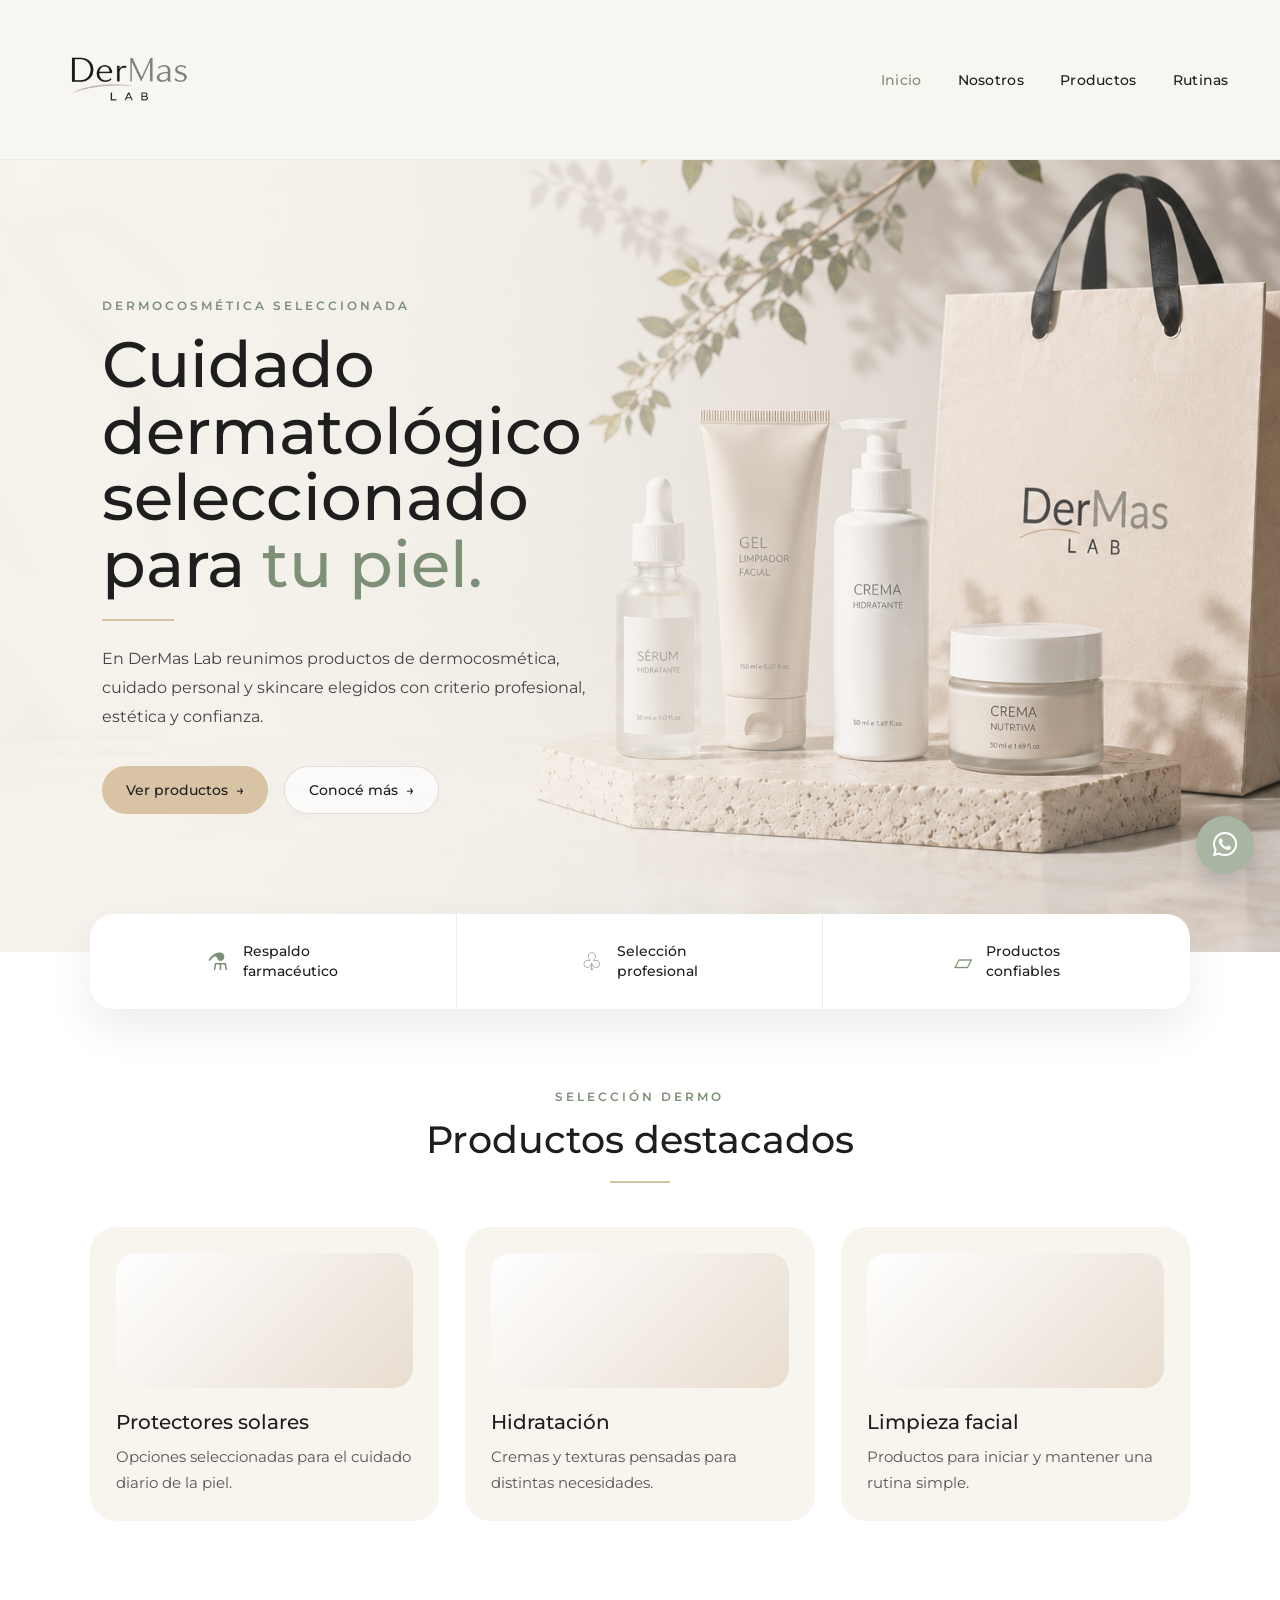
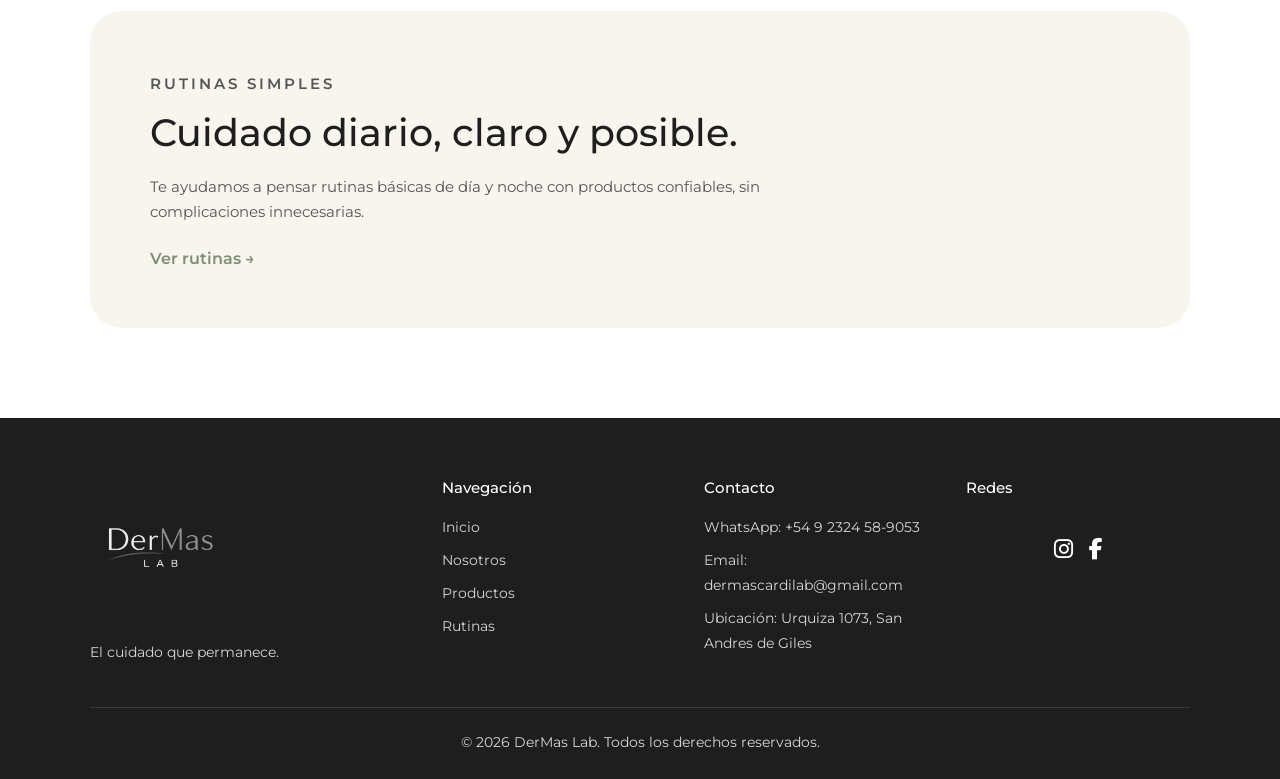
<file: index.html>
<!DOCTYPE html>
<html lang="es">
<head>
  <meta charset="UTF-8" />
  <meta name="viewport" content="width=device-width, initial-scale=1.0" />
  <title>Inicio | DerMas Lab</title>

  <link rel="preconnect" href="https://fonts.googleapis.com">
  <link rel="preconnect" href="https://fonts.gstatic.com" crossorigin>
  <link href="https://fonts.googleapis.com/css2?family=Montserrat:wght@300;400;500;600&display=swap" rel="stylesheet">

  <link rel="stylesheet" href="css/style.css" />
  <link rel="stylesheet" href="https://cdnjs.cloudflare.com/ajax/libs/font-awesome/6.5.1/css/all.min.css">
  <link rel="icon" href="img/favicon.png" type="image/png">
</head>

<body>

  <header class="header">
  <nav class="navbar">
    
    <a href="index.html" class="logo">
      <img src="img/logo.png" alt="DerMas Lab">
    </a>

    <button 
      class="menu-toggle" 
      id="menu-toggle" 
      type="button" 
      aria-label="Abrir menú" 
      aria-expanded="false"
    >
      <span></span>
      <span></span>
      <span></span>
    </button>

    <ul class="nav-menu" id="nav-menu">
      <li><a href="index.html" class="active">Inicio</a></li>
      <li><a href="pages/nosotros.html">Nosotros</a></li>
      <li><a href="pages/productos.html">Productos</a></li>
      <li><a href="pages/rutinas.html">Rutinas</a></li>
    </ul>

  </nav>
</header>

  <main>

    <section class="hero">
      <div class="hero-content">
        <p class="hero-label">DERMOCOSMÉTICA SELECCIONADA</p>

        <h1>
          Cuidado dermatológico seleccionado para <span>tu piel.</span>
        </h1>

        <div class="hero-line"></div>

        <p class="hero-description">
          En DerMas Lab reunimos productos de dermocosmética, cuidado personal y skincare elegidos con criterio profesional, estética y confianza.
        </p>

        <div class="hero-buttons">
          <a href="pages/productos.html" class="btn btn-primary">
            Ver productos <span>→</span>
          </a>

          <a href="pages/nosotros.html" class="btn btn-secondary">
            Conocé más <span>→</span>
          </a>
        </div>
      </div>
    </section>

    <section class="trust-bar">
      <div class="trust-item">
        <span class="trust-icon">⚗</span>
        <p>Respaldo<br>farmacéutico</p>
      </div>

      <div class="trust-item">
        <span class="trust-icon">♧</span>
        <p>Selección<br>profesional</p>
      </div>

      <div class="trust-item">
        <span class="trust-icon">▱</span>
        <p>Productos<br>confiables</p>
      </div>
    </section>

    <section class="featured-products">
      <div class="section-heading">
        <p>SELECCIÓN DERMO</p>
        <h2>Productos destacados</h2>
        <span></span>
      </div>

      <div class="product-grid">
        <article class="product-card">
          <div class="product-image"></div>
          <h3>Protectores solares</h3>
          <p>Opciones seleccionadas para el cuidado diario de la piel.</p>
        </article>

        <article class="product-card">
          <div class="product-image"></div>
          <h3>Hidratación</h3>
          <p>Cremas y texturas pensadas para distintas necesidades.</p>
        </article>

        <article class="product-card">
          <div class="product-image"></div>
          <h3>Limpieza facial</h3>
          <p>Productos para iniciar y mantener una rutina simple.</p>
        </article>
      </div>
    </section>

    <section class="routine-preview">
      <div>
        <p class="section-label">RUTINAS SIMPLES</p>
        <h2>Cuidado diario, claro y posible.</h2>
        <p>
          Te ayudamos a pensar rutinas básicas de día y noche con productos confiables, sin complicaciones innecesarias.
        </p>
        <a href="pages/rutinas.html" class="text-link">Ver rutinas →</a>
      </div>
    </section>

  </main>

  <a 
  href="https://wa.me/5492324589053?text=Hola%20DerMas%20Lab%2C%20quiero%20hacer%20una%20consulta%21"
  class="whatsapp-float"
  target="_blank"
  aria-label="Contactar por WhatsApp"
>
  <i class="fa-brands fa-whatsapp"></i>
  </a>

<footer class="footer">
  <div class="footer-content">

    <div class="footer-brand">
      <img src="img/logo.png" alt="DerMas Lab">
      <p>El cuidado que permanece.</p>
    </div>

    <div class="footer-column">
      <h4>Navegación</h4>
      <a href="index.html">Inicio</a>
      <a href="pages/nosotros.html">Nosotros</a>
      <a href="pages/productos.html">Productos</a>
      <a href="pages/rutinas.html">Rutinas</a>
    </div>

    <div class="footer-column">
      <h4>Contacto</h4>
      <p>WhatsApp: +54 9 2324 58-9053</p>
      <p>Email: dermascardilab@gmail.com</p>
      <p>Ubicación: Urquiza 1073, San Andres de Giles</p>
    </div>

    <div class="footer-column">
      <h4>Redes</h4>

      <div class="social-icons">
        <a href="https://www.instagram.com/dermas_lab/" target="_blank">
          <i class="fa-brands fa-instagram"></i>
        </a>

        <a href="https://www.facebook.com/profile.php?id=61589455346006" target="_blank">
          <i class="fa-brands fa-facebook-f"></i>
        </a>
      </div>
    </div>

  </div>

  <div class="footer-bottom">
    <p>© 2026 DerMas Lab. Todos los derechos reservados.</p>
  </div>
</footer>

  <script src="js/script.js"></script>
</body>
</html>
</file>
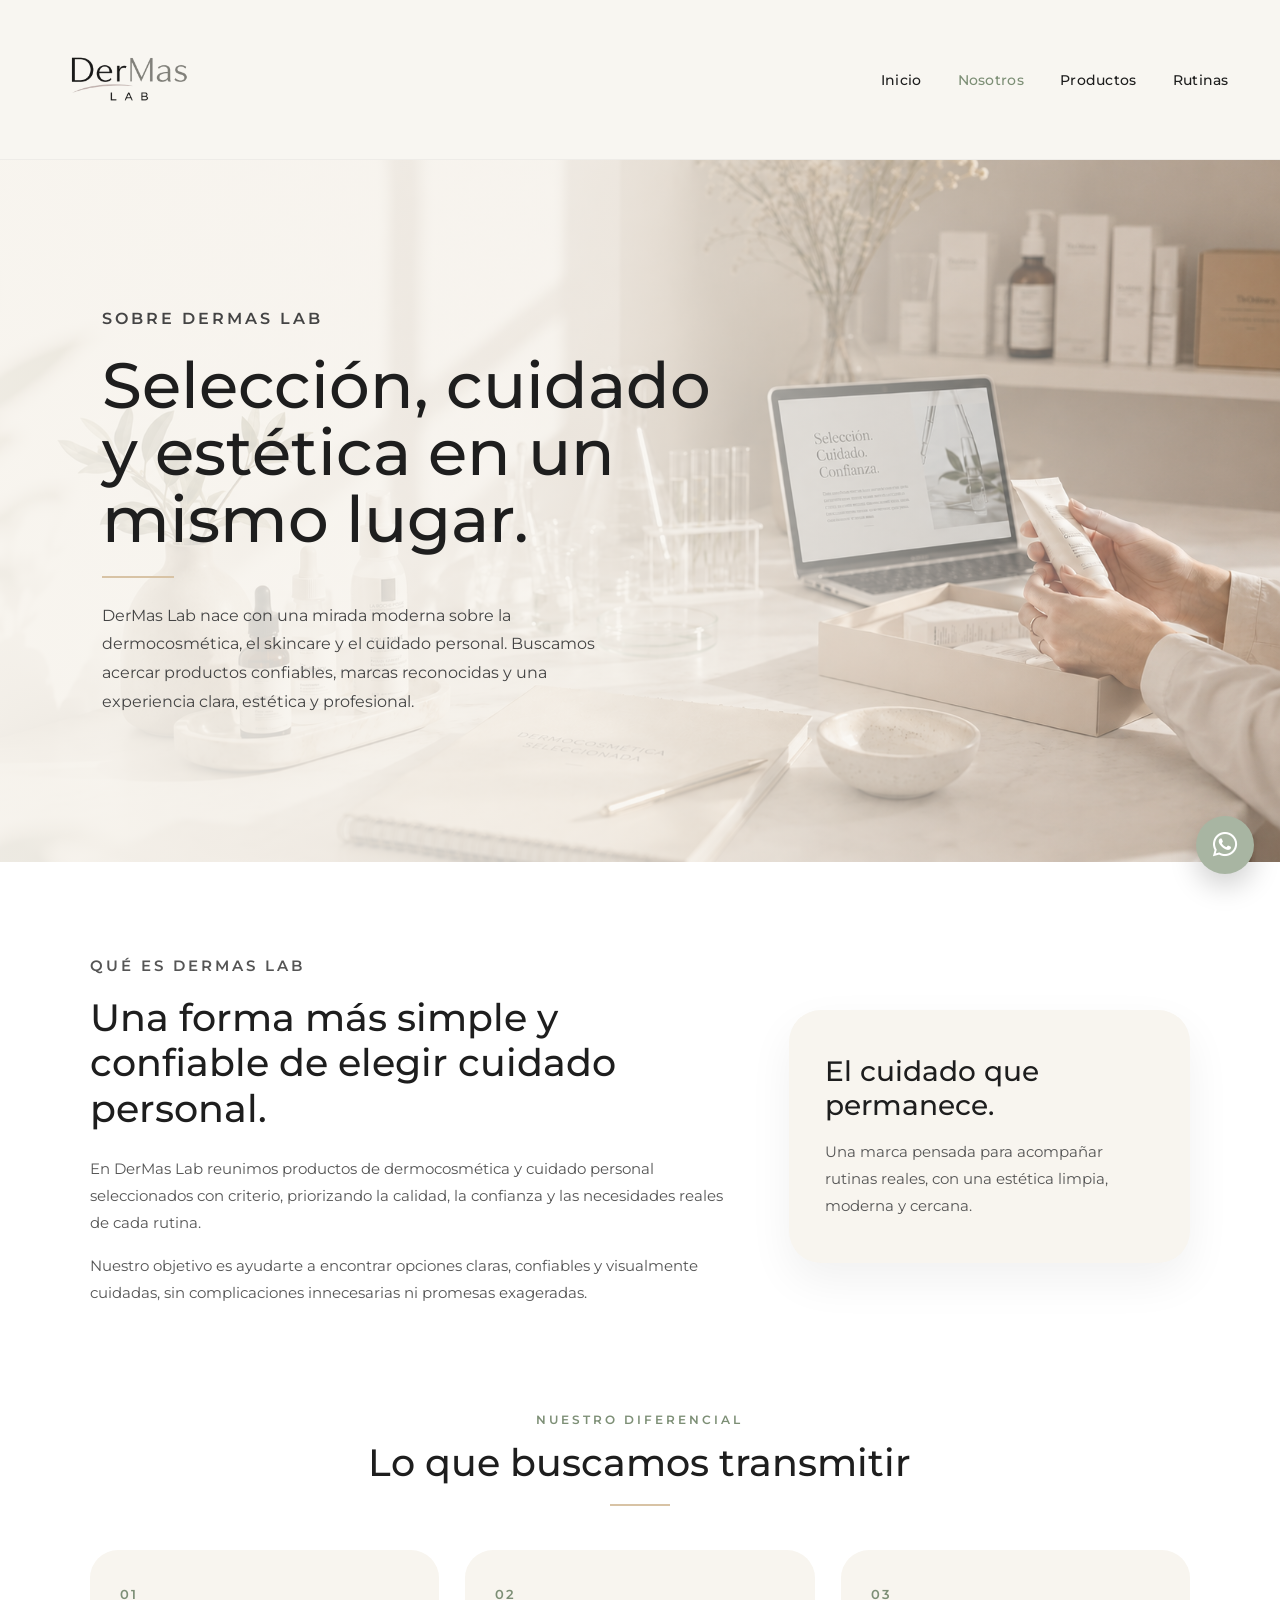
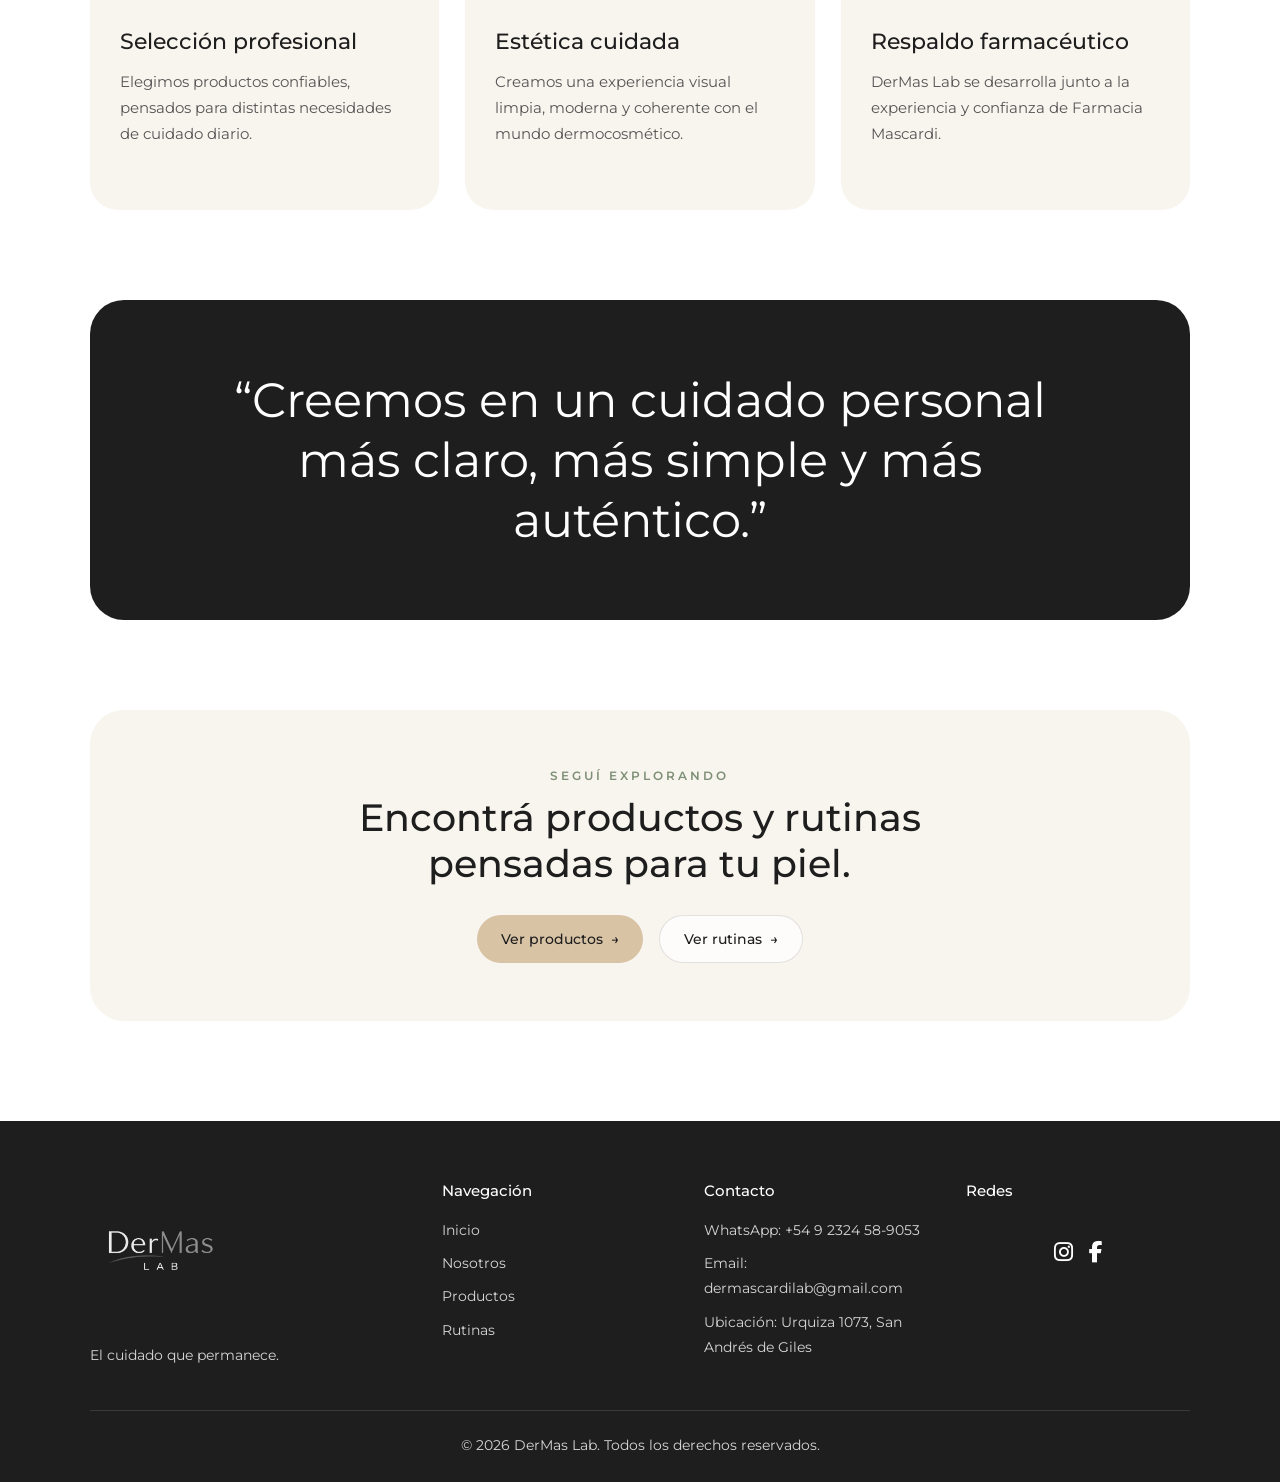
<file: pages/nosotros.html>
<!DOCTYPE html>
<html lang="es">
<head>
  <meta charset="UTF-8" />
  <meta name="viewport" content="width=device-width, initial-scale=1.0" />
  <title>Nosotros | DerMas Lab</title>

  <link rel="preconnect" href="https://fonts.googleapis.com">
  <link rel="preconnect" href="https://fonts.gstatic.com" crossorigin>
  <link href="https://fonts.googleapis.com/css2?family=Montserrat:wght@300;400;500;600&display=swap" rel="stylesheet">

  <link rel="stylesheet" href="../css/style.css" />
  <link rel="stylesheet" href="https://cdnjs.cloudflare.com/ajax/libs/font-awesome/6.5.1/css/all.min.css">
  <link rel="icon" type="image/png" href="../img/favicon.png">
</head>

<body>

  <header class="header">
    <nav class="navbar">
      <a href="../index.html" class="logo">
        <img src="../img/logo.png" alt="DerMas Lab">
      </a>

      <button 
      class="menu-toggle" 
      id="menu-toggle" 
      type="button" 
      aria-label="Abrir menú" 
      aria-expanded="false"
    >
      <span></span>
      <span></span>
      <span></span>
      </button>

      <ul class="nav-menu" id="nav-menu">
        <li><a href="../index.html">Inicio</a></li>
        <li><a href="nosotros.html" class="active">Nosotros</a></li>
        <li><a href="productos.html">Productos</a></li>
        <li><a href="rutinas.html">Rutinas</a></li>
      </ul>
    </nav>
  </header>

  <main>

    <section class="about-hero">
      <div class="about-hero-content">
        <p class="hero-label">SOBRE DERMAS LAB</p>

        <h1>
          Selección, cuidado y estética en un mismo lugar.
        </h1>

        <div class="hero-line"></div>

        <p>
          DerMas Lab nace con una mirada moderna sobre la dermocosmética, el skincare y el cuidado personal.
          Buscamos acercar productos confiables, marcas reconocidas y una experiencia clara, estética y profesional.
        </p>
      </div>
    </section>

    <section class="about-intro">
      <div class="about-intro-text">
        <p class="section-label">QUÉ ES DERMAS LAB</p>

        <h2>Una forma más simple y confiable de elegir cuidado personal.</h2>

        <p>
          En DerMas Lab reunimos productos de dermocosmética y cuidado personal seleccionados con criterio,
          priorizando la calidad, la confianza y las necesidades reales de cada rutina.
        </p>

        <p>
          Nuestro objetivo es ayudarte a encontrar opciones claras, confiables y visualmente cuidadas,
          sin complicaciones innecesarias ni promesas exageradas.
        </p>
      </div>

      <div class="about-intro-card">
        <h3>El cuidado que permanece.</h3>
        <p>
          Una marca pensada para acompañar rutinas reales, con una estética limpia,
          moderna y cercana.
        </p>
      </div>
    </section>

    <section class="about-values">
      <div class="section-heading">
        <p>NUESTRO DIFERENCIAL</p>
        <h2>Lo que buscamos transmitir</h2>
        <span></span>
      </div>

      <div class="values-grid">

        <article class="value-card">
          <span>01</span>
          <h3>Selección profesional</h3>
          <p>
            Elegimos productos confiables, pensados para distintas necesidades de cuidado diario.
          </p>
        </article>

        <article class="value-card">
          <span>02</span>
          <h3>Estética cuidada</h3>
          <p>
            Creamos una experiencia visual limpia, moderna y coherente con el mundo dermocosmético.
          </p>
        </article>

        <article class="value-card">
          <span>03</span>
          <h3>Respaldo farmacéutico</h3>
          <p>
            DerMas Lab se desarrolla junto a la experiencia y confianza de Farmacia Mascardi.
          </p>
        </article>

      </div>
    </section>

    <section class="about-quote">
      <p>
        “Creemos en un cuidado personal más claro, más simple y más auténtico.”
      </p>
    </section>

    <section class="about-cta">
      <p class="section-label">SEGUÍ EXPLORANDO</p>
      <h2>Encontrá productos y rutinas pensadas para tu piel.</h2>

      <div class="hero-buttons">
        <a href="productos.html" class="btn btn-primary">
          Ver productos <span>→</span>
        </a>

        <a href="rutinas.html" class="btn btn-secondary">
          Ver rutinas <span>→</span>
        </a>
      </div>
    </section>

  </main>

  <a 
  href="https://wa.me/5492324589053?text=Hola%20DerMas%20Lab%2C%20quiero%20hacer%20una%20consulta%21"
  class="whatsapp-float"
  target="_blank"
  aria-label="Contactar por WhatsApp"
>
  <i class="fa-brands fa-whatsapp"></i>
  </a>

  <footer class="footer">
    <div class="footer-content">

      <div class="footer-brand">
        <img src="../img/logo.png" alt="DerMas Lab">
        <p>El cuidado que permanece.</p>
      </div>

      <div class="footer-column">
        <h4>Navegación</h4>
        <a href="../index.html">Inicio</a>
        <a href="nosotros.html">Nosotros</a>
        <a href="productos.html">Productos</a>
        <a href="rutinas.html">Rutinas</a>
      </div>

      <div class="footer-column">
        <h4>Contacto</h4>
        <p>WhatsApp: +54 9 2324 58-9053</p>
        <p>Email: dermascardilab@gmail.com</p>
        <p>Ubicación: Urquiza 1073, San Andrés de Giles</p>
      </div>

      <div class="footer-column">
        <h4>Redes</h4>

        <div class="social-icons">
          <a href="https://www.instagram.com/dermas_lab/" target="_blank" aria-label="Instagram">
            <i class="fa-brands fa-instagram"></i>
          </a>

          <a href="https://www.facebook.com/profile.php?id=61589455346006" target="_blank" aria-label="Facebook">
            <i class="fa-brands fa-facebook-f"></i>
          </a>
        </div>
      </div>

    </div>

    <div class="footer-bottom">
      <p>© 2026 DerMas Lab. Todos los derechos reservados.</p>
    </div>
  </footer>

  <script src="../js/script.js"></script>
</body>
</html>
</file>
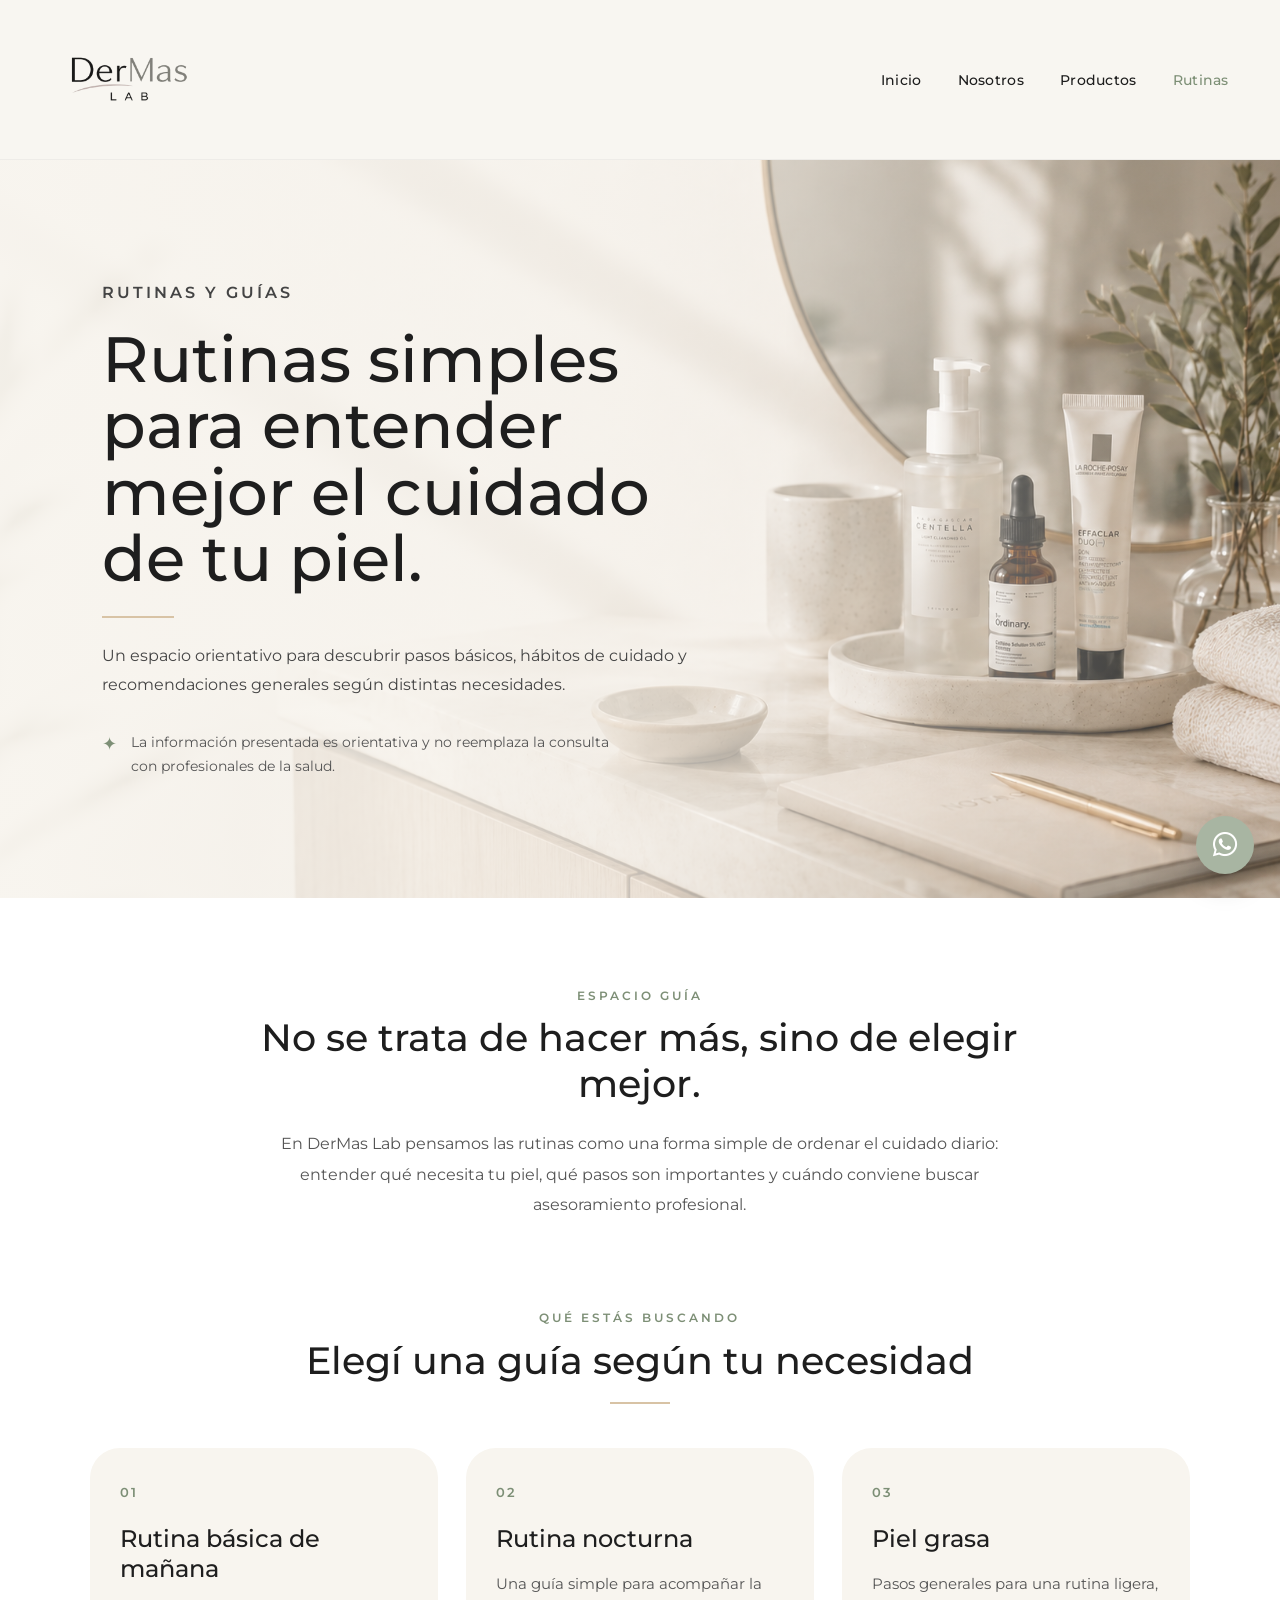
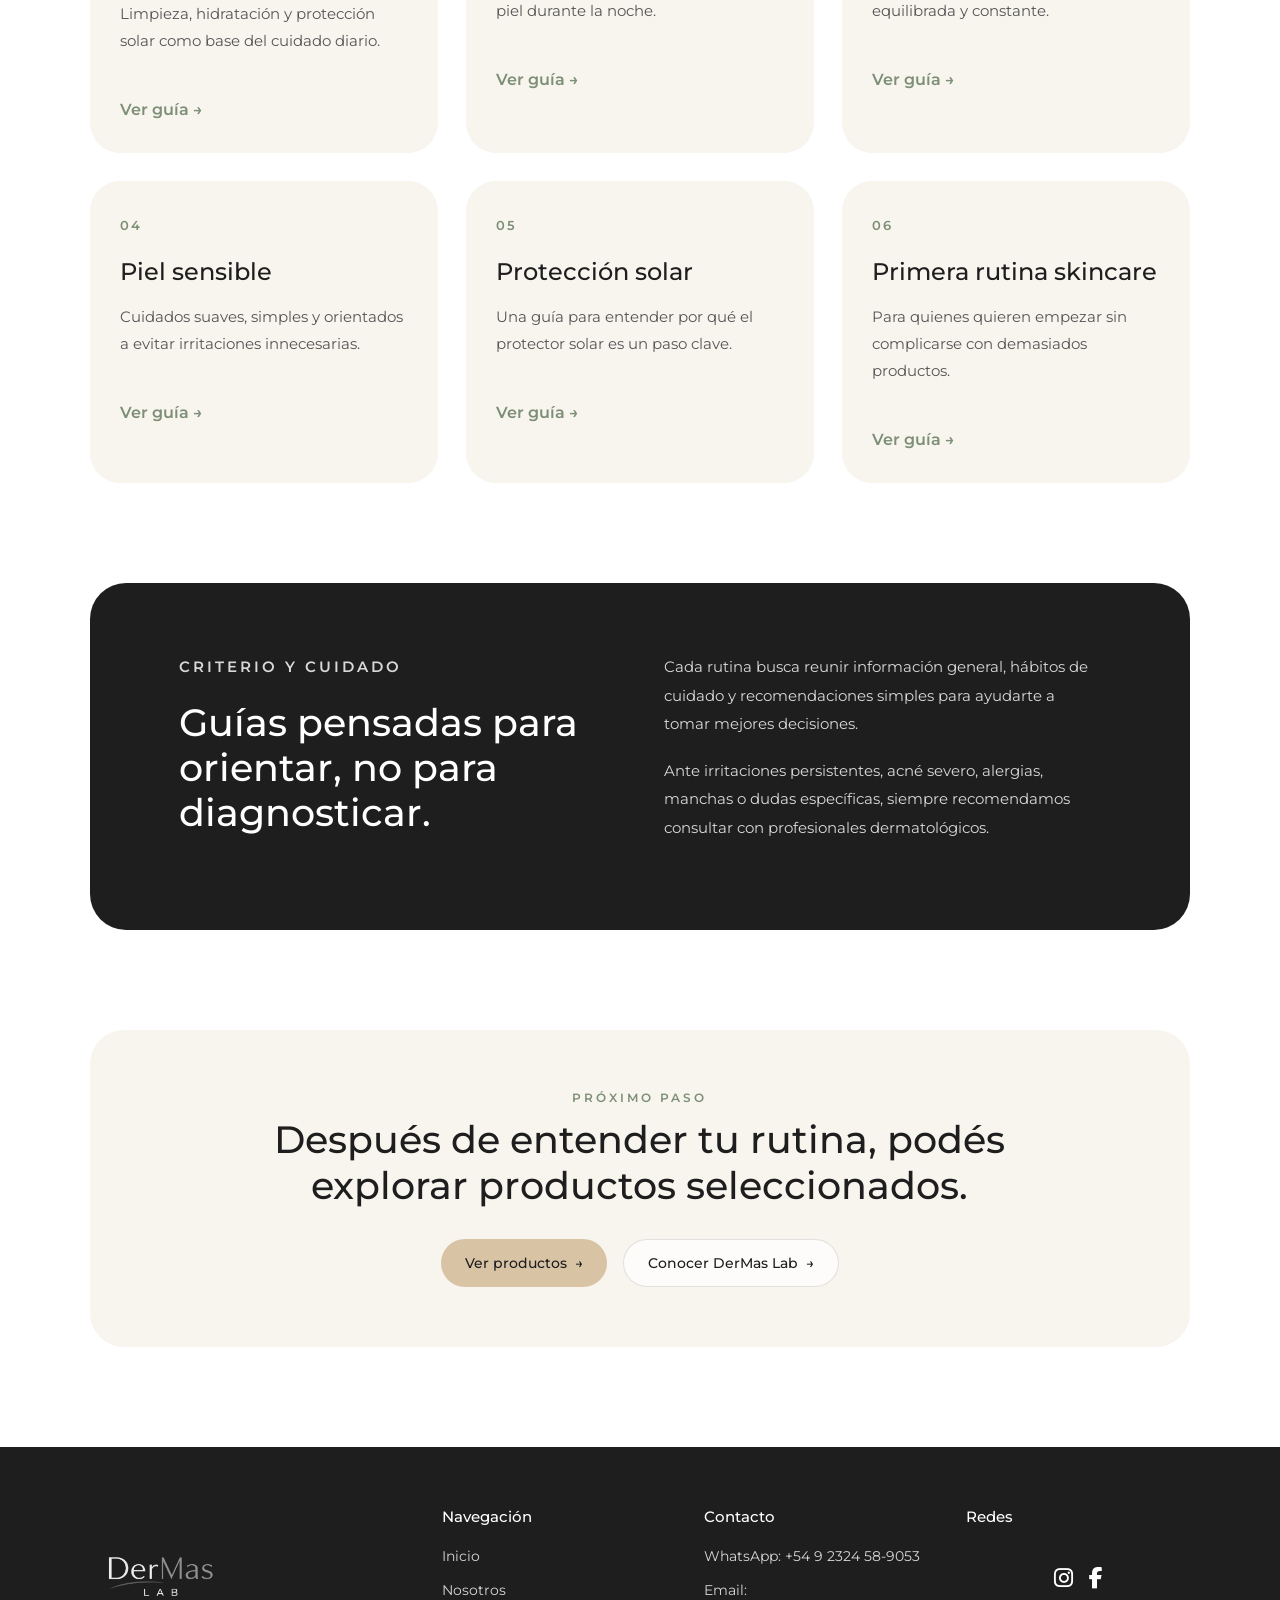
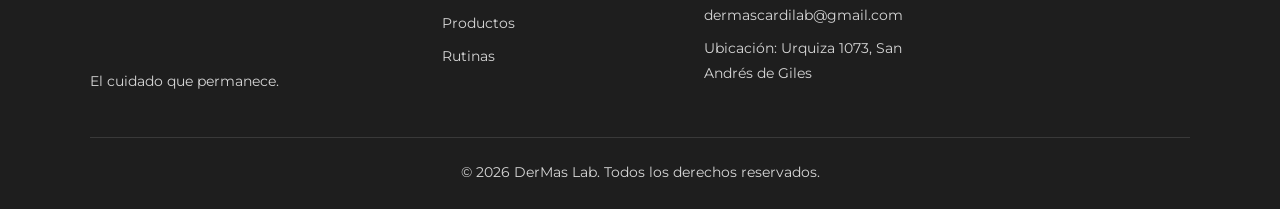
<file: pages/rutinas.html>
<!DOCTYPE html>
<html lang="es">
<head>
  <meta charset="UTF-8" />
  <meta name="viewport" content="width=device-width, initial-scale=1.0" />
  <title>Rutinas | DerMas Lab</title>

  <link rel="preconnect" href="https://fonts.googleapis.com">
  <link rel="preconnect" href="https://fonts.gstatic.com" crossorigin>
  <link href="https://fonts.googleapis.com/css2?family=Montserrat:wght@300;400;500;600&display=swap" rel="stylesheet">

  <link rel="stylesheet" href="../css/style.css" />
  <link rel="stylesheet" href="https://cdnjs.cloudflare.com/ajax/libs/font-awesome/6.5.1/css/all.min.css">
  <link rel="icon" type="image/png" href="../img/favicon.png">
</head>

<body>

  <header class="header">
    <nav class="navbar">
      <a href="../index.html" class="logo">
        <img src="../img/logo.png" alt="DerMas Lab">
      </a>

      <button 
      class="menu-toggle" 
      id="menu-toggle" 
      type="button" 
      aria-label="Abrir menú" 
      aria-expanded="false"
    >
      <span></span>
      <span></span>
      <span></span>
      </button>

      <ul class="nav-menu" id="nav-menu">
        <li><a href="../index.html">Inicio</a></li>
        <li><a href="nosotros.html">Nosotros</a></li>
        <li><a href="productos.html">Productos</a></li>
        <li><a href="rutinas.html" class="active">Rutinas</a></li>
      </ul>
    </nav>
  </header>

  <main>

    <section class="routines-hero">
      <div class="routines-hero-content">
        <p class="hero-label">RUTINAS Y GUÍAS</p>

        <h1>Rutinas simples para entender mejor el cuidado de tu piel.</h1>

        <div class="hero-line"></div>

        <p>
          Un espacio orientativo para descubrir pasos básicos, hábitos de cuidado y recomendaciones generales según distintas necesidades.
        </p>

        <div class="routine-note">
          <span>✦</span>
          <p>La información presentada es orientativa y no reemplaza la consulta con profesionales de la salud.</p>
        </div>
      </div>
    </section>

    <section class="routine-intro">
      <p class="section-label">ESPACIO GUÍA</p>
      <h2>No se trata de hacer más, sino de elegir mejor.</h2>
      <p>
        En DerMas Lab pensamos las rutinas como una forma simple de ordenar el cuidado diario:
        entender qué necesita tu piel, qué pasos son importantes y cuándo conviene buscar asesoramiento profesional.
      </p>
    </section>

    <section class="routine-categories">
      <div class="section-heading">
        <p>QUÉ ESTÁS BUSCANDO</p>
        <h2>Elegí una guía según tu necesidad</h2>
        <span></span>
      </div>

      <div class="routine-grid">

        <article class="routine-card">
          <span>01</span>
          <h3>Rutina básica de mañana</h3>
          <p>Limpieza, hidratación y protección solar como base del cuidado diario.</p>
          <a href="rutinas/rutina-manana.html" class="text-link">Ver guía →</a>
        </article>

        <article class="routine-card">
          <span>02</span>
          <h3>Rutina nocturna</h3>
          <p>Una guía simple para acompañar la piel durante la noche.</p>
          <a href="rutinas/rutina-noche.html" class="text-link">Ver guía →</a>
        </article>

        <article class="routine-card">
          <span>03</span>
          <h3>Piel grasa</h3>
          <p>Pasos generales para una rutina ligera, equilibrada y constante.</p>
          <a href="rutinas/piel-grasa.html" class="text-link">Ver guía →</a>
        </article>

        <article class="routine-card">
          <span>04</span>
          <h3>Piel sensible</h3>
          <p>Cuidados suaves, simples y orientados a evitar irritaciones innecesarias.</p>
          <a href="rutinas/piel-sensible.html" class="text-link">Ver guía →</a>
        </article>

        <article class="routine-card">
          <span>05</span>
          <h3>Protección solar</h3>
          <p>Una guía para entender por qué el protector solar es un paso clave.</p>
          <a href="rutinas/proteccion-solar.html" class="text-link">Ver guía →</a>
        </article>

        <article class="routine-card">
          <span>06</span>
          <h3>Primera rutina skincare</h3>
          <p>Para quienes quieren empezar sin complicarse con demasiados productos.</p>
          <a href="rutinas/primera-rutina-skincare.html" class="text-link">Ver guía →</a>
        </article>

      </div>
    </section>

    <section class="routine-info">
      <div>
        <p class="section-label">CRITERIO Y CUIDADO</p>
        <h2>Guías pensadas para orientar, no para diagnosticar.</h2>
      </div>

      <div>
        <p>
          Cada rutina busca reunir información general, hábitos de cuidado y recomendaciones simples para ayudarte a tomar mejores decisiones.
        </p>
        <p>
          Ante irritaciones persistentes, acné severo, alergias, manchas o dudas específicas, siempre recomendamos consultar con profesionales dermatológicos.
        </p>
      </div>
    </section>

    <section class="routine-cta">
      <p class="section-label">PRÓXIMO PASO</p>
      <h2>Después de entender tu rutina, podés explorar productos seleccionados.</h2>

      <div class="hero-buttons">
        <a href="productos.html" class="btn btn-primary">
          Ver productos <span>→</span>
        </a>

        <a href="nosotros.html" class="btn btn-secondary">
          Conocer DerMas Lab <span>→</span>
        </a>
      </div>
    </section>

  </main>

  <a 
  href="https://wa.me/5492324589053?text=Hola%20DerMas%20Lab%2C%20quiero%20hacer%20una%20consulta%21"
  class="whatsapp-float"
  target="_blank"
  aria-label="Contactar por WhatsApp"
>
  <i class="fa-brands fa-whatsapp"></i>
  </a>

  <footer class="footer">
    <div class="footer-content">

      <div class="footer-brand">
        <img src="../img/logo.png" alt="DerMas Lab">
        <p>El cuidado que permanece.</p>
      </div>

      <div class="footer-column">
        <h4>Navegación</h4>
        <a href="../index.html">Inicio</a>
        <a href="nosotros.html">Nosotros</a>
        <a href="productos.html">Productos</a>
        <a href="rutinas.html">Rutinas</a>
      </div>

      <div class="footer-column">
        <h4>Contacto</h4>
        <p>WhatsApp: +54 9 2324 58-9053</p>
        <p>Email: dermascardilab@gmail.com</p>
        <p>Ubicación: Urquiza 1073, San Andrés de Giles</p>
      </div>

      <div class="footer-column">
        <h4>Redes</h4>

        <div class="social-icons">
          <a href="https://www.instagram.com/dermas_lab/" target="_blank" aria-label="Instagram">
            <i class="fa-brands fa-instagram"></i>
          </a>

          <a href="https://www.facebook.com/profile.php?id=61589455346006" target="_blank" aria-label="Facebook">
            <i class="fa-brands fa-facebook-f"></i>
          </a>
        </div>
      </div>

    </div>

    <div class="footer-bottom">
      <p>© 2026 DerMas Lab. Todos los derechos reservados.</p>
    </div>
  </footer>

  <script src="../js/script.js"></script>
</body>
</html>
</file>
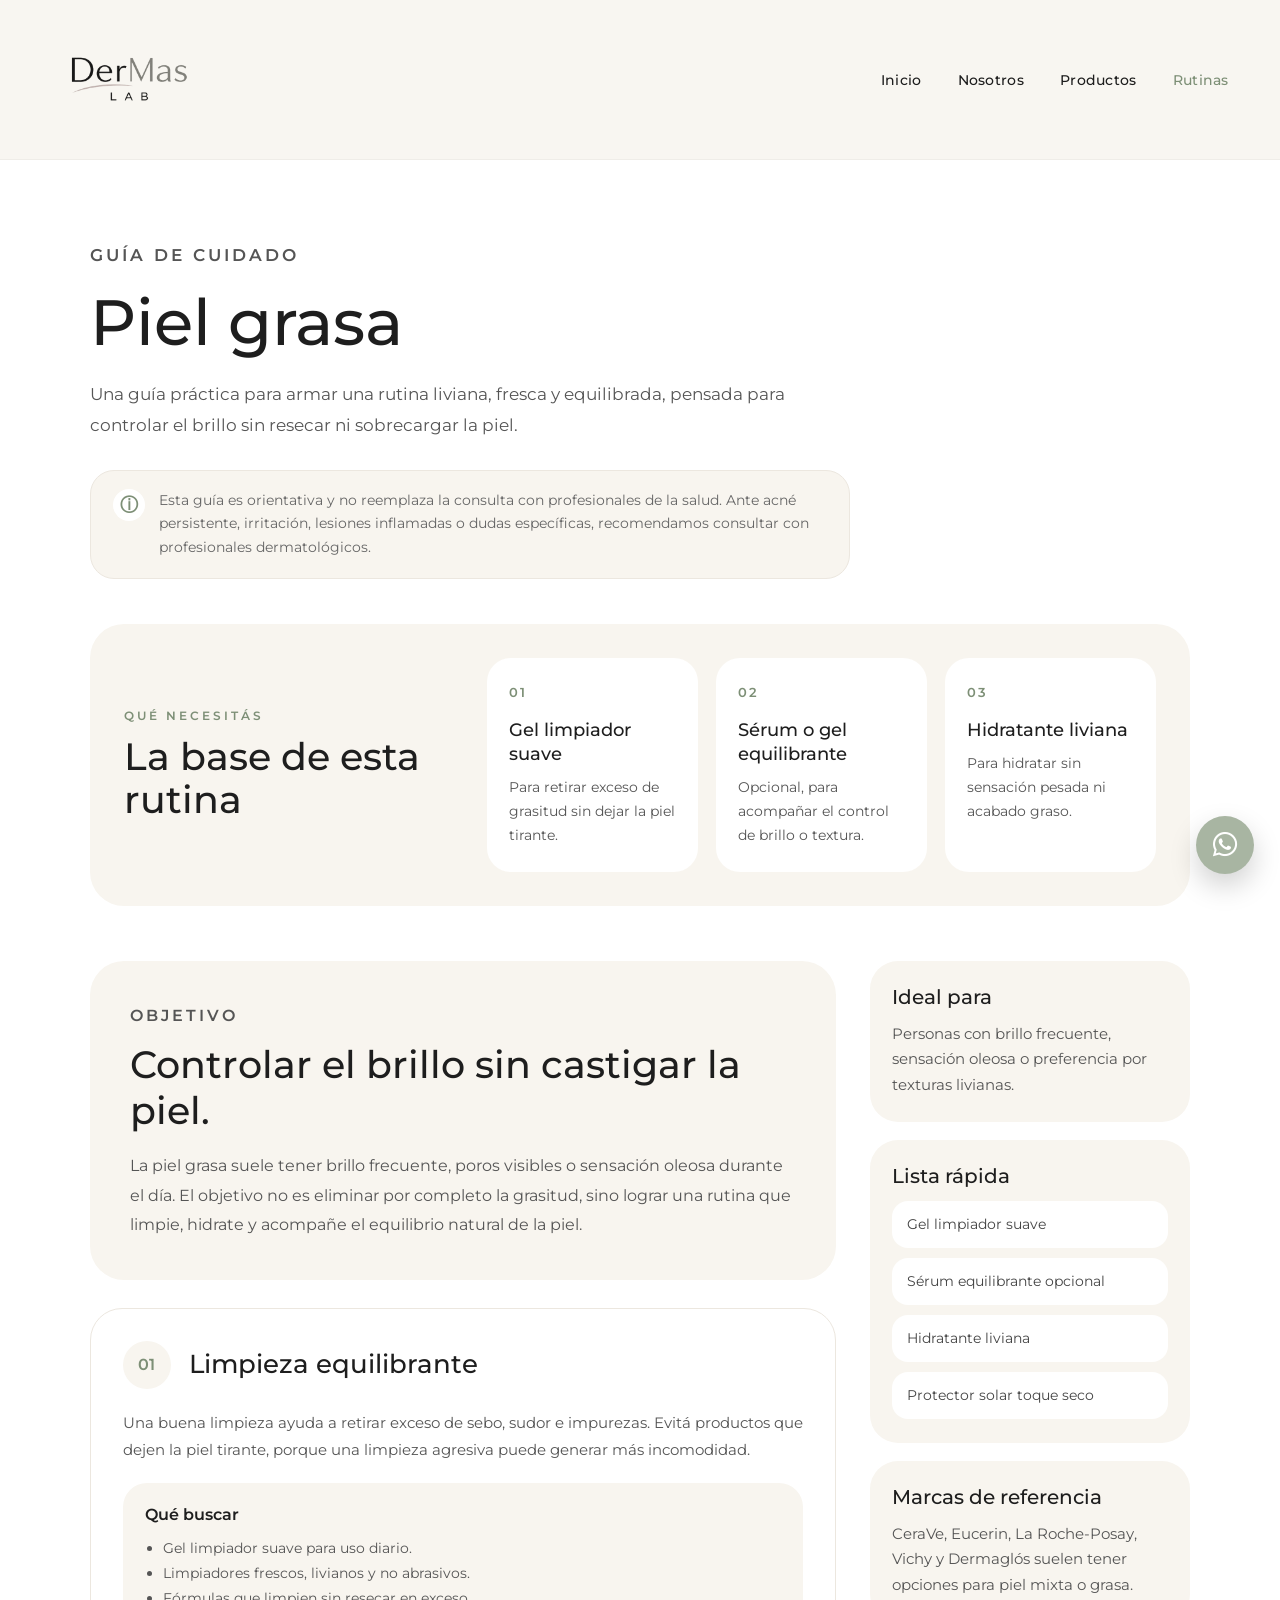
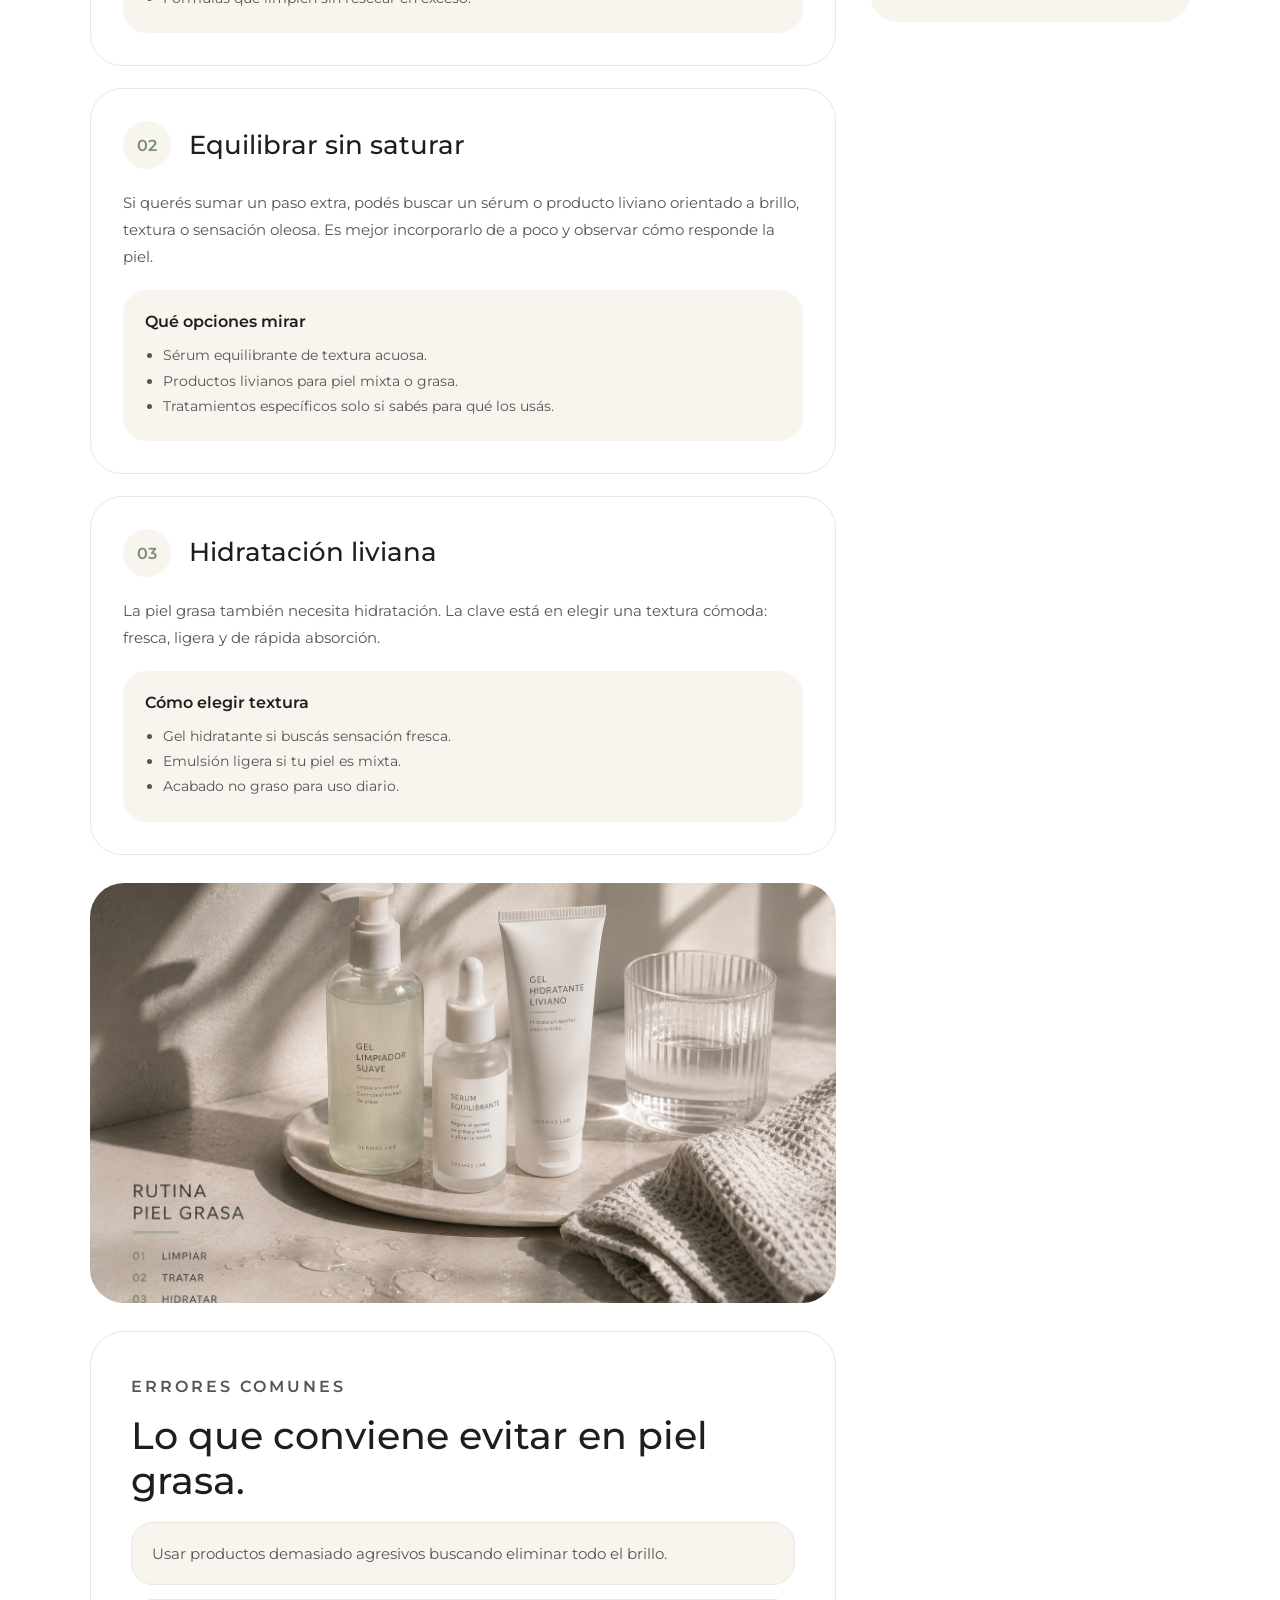
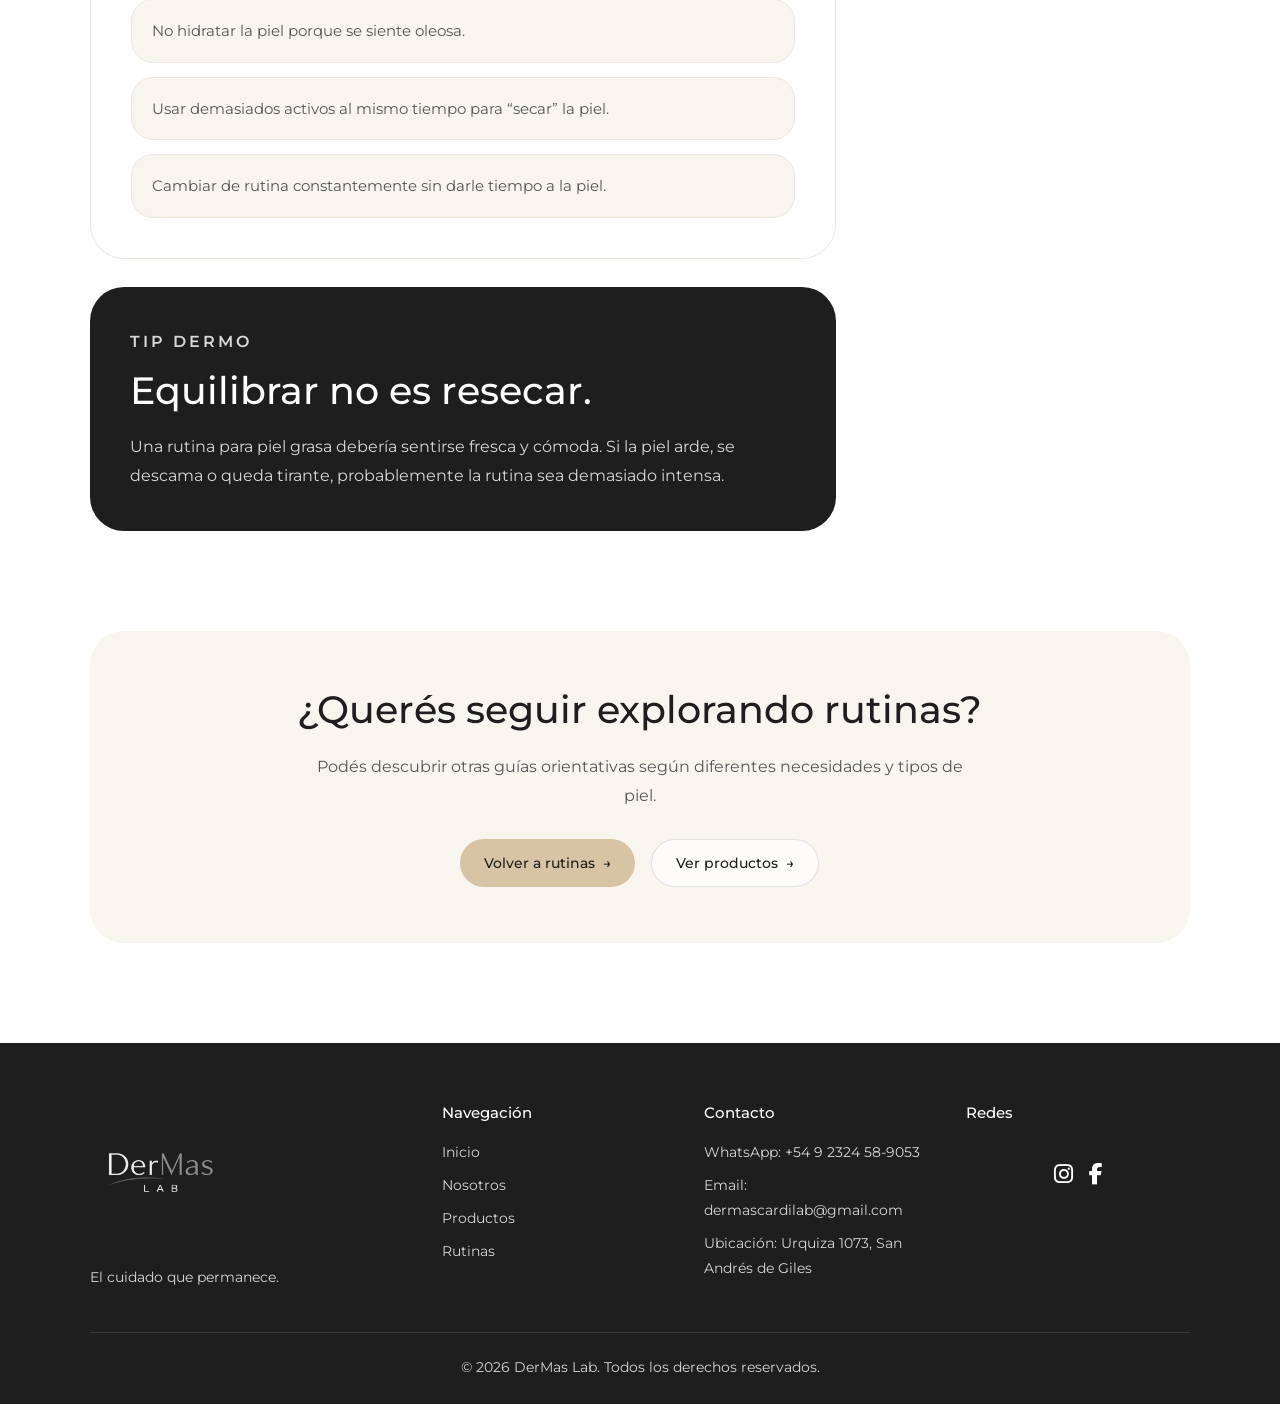
<file: pages/rutinas/piel-grasa.html>
<!DOCTYPE html>
<html lang="es">
<head>
  <meta charset="UTF-8" />
  <meta name="viewport" content="width=device-width, initial-scale=1.0" />
  <title>Piel grasa | DerMas Lab</title>

  <link rel="preconnect" href="https://fonts.googleapis.com">
  <link rel="preconnect" href="https://fonts.gstatic.com" crossorigin>
  <link href="https://fonts.googleapis.com/css2?family=Montserrat:wght@300;400;500;600&display=swap" rel="stylesheet">

  <link rel="stylesheet" href="../../css/style.css" />
  <link rel="stylesheet" href="https://cdnjs.cloudflare.com/ajax/libs/font-awesome/6.5.1/css/all.min.css">
  <link rel="icon" type="image/png" href="../../img/favicon.png">
</head>

<body>

<header class="header">
  <nav class="navbar">
    <a href="../../index.html" class="logo">
      <img src="../../img/logo.png" alt="DerMas Lab">
    </a>

    <button 
      class="menu-toggle" 
      id="menu-toggle" 
      type="button" 
      aria-label="Abrir menú" 
      aria-expanded="false"
    >
      <span></span>
      <span></span>
      <span></span>
      </button>

    <ul class="nav-menu" id="nav-menu">
      <li><a href="../../index.html">Inicio</a></li>
      <li><a href="../nosotros.html">Nosotros</a></li>
      <li><a href="../productos.html">Productos</a></li>
      <li><a href="../rutinas.html" class="active">Rutinas</a></li>
    </ul>
  </nav>
</header>

<main>

  <section class="routine-guide-hero">
    <p class="hero-label">GUÍA DE CUIDADO</p>

    <h1>Piel grasa</h1>

    <p>
      Una guía práctica para armar una rutina liviana, fresca y equilibrada,
      pensada para controlar el brillo sin resecar ni sobrecargar la piel.
    </p>

    <div class="routine-guide-alert">
      <span class="alert-icon">ⓘ</span>
      <p>
        Esta guía es orientativa y no reemplaza la consulta con profesionales de la salud.
        Ante acné persistente, irritación, lesiones inflamadas o dudas específicas,
        recomendamos consultar con profesionales dermatológicos.
      </p>
    </div>
  </section>

  <section class="routine-quick-summary">
    <div class="summary-card">
      <p class="section-label">QUÉ NECESITÁS</p>
      <h2>La base de esta rutina</h2>
    </div>

    <div class="summary-items">
      <div class="summary-item">
        <span>01</span>
        <h3>Gel limpiador suave</h3>
        <p>Para retirar exceso de grasitud sin dejar la piel tirante.</p>
      </div>

      <div class="summary-item">
        <span>02</span>
        <h3>Sérum o gel equilibrante</h3>
        <p>Opcional, para acompañar el control de brillo o textura.</p>
      </div>

      <div class="summary-item">
        <span>03</span>
        <h3>Hidratante liviana</h3>
        <p>Para hidratar sin sensación pesada ni acabado graso.</p>
      </div>
    </div>
  </section>

  <section class="routine-guide-layout">

    <div class="routine-guide-main">

      <section class="guide-block">
        <p class="section-label">OBJETIVO</p>

        <h2>Controlar el brillo sin castigar la piel.</h2>

        <p>
          La piel grasa suele tener brillo frecuente, poros visibles o sensación oleosa durante el día.
          El objetivo no es eliminar por completo la grasitud, sino lograr una rutina que limpie,
          hidrate y acompañe el equilibrio natural de la piel.
        </p>
      </section>

      <section class="guide-steps">

        <article class="guide-step">
          <div class="guide-step-header">
            <div class="guide-step-number">01</div>
            <h3>Limpieza equilibrante</h3>
          </div>

          <p>
            Una buena limpieza ayuda a retirar exceso de sebo, sudor e impurezas.
            Evitá productos que dejen la piel tirante, porque una limpieza agresiva puede generar más incomodidad.
          </p>

          <div class="product-type-box">
            <h4>Qué buscar</h4>
            <ul>
              <li>Gel limpiador suave para uso diario.</li>
              <li>Limpiadores frescos, livianos y no abrasivos.</li>
              <li>Fórmulas que limpien sin resecar en exceso.</li>
            </ul>
          </div>
        </article>

        <article class="guide-step">
          <div class="guide-step-header">
            <div class="guide-step-number">02</div>
            <h3>Equilibrar sin saturar</h3>
          </div>

          <p>
            Si querés sumar un paso extra, podés buscar un sérum o producto liviano orientado a brillo,
            textura o sensación oleosa. Es mejor incorporarlo de a poco y observar cómo responde la piel.
          </p>

          <div class="product-type-box">
            <h4>Qué opciones mirar</h4>
            <ul>
              <li>Sérum equilibrante de textura acuosa.</li>
              <li>Productos livianos para piel mixta o grasa.</li>
              <li>Tratamientos específicos solo si sabés para qué los usás.</li>
            </ul>
          </div>
        </article>

        <article class="guide-step">
          <div class="guide-step-header">
            <div class="guide-step-number">03</div>
            <h3>Hidratación liviana</h3>
          </div>

          <p>
            La piel grasa también necesita hidratación. La clave está en elegir una textura cómoda:
            fresca, ligera y de rápida absorción.
          </p>

          <div class="product-type-box">
            <h4>Cómo elegir textura</h4>
            <ul>
              <li>Gel hidratante si buscás sensación fresca.</li>
              <li>Emulsión ligera si tu piel es mixta.</li>
              <li>Acabado no graso para uso diario.</li>
            </ul>
          </div>
        </article>

      </section>

      <section class="routine-image-break">
        <img src="../../img/rutina-piel-grasa.png" alt="Rutina para piel grasa con productos livianos y textura fresca">
      </section>

      <section class="guide-block white">
        <p class="section-label">ERRORES COMUNES</p>

        <h2>Lo que conviene evitar en piel grasa.</h2>

        <div class="guide-list">
          <div class="guide-list-item">
            Usar productos demasiado agresivos buscando eliminar todo el brillo.
          </div>

          <div class="guide-list-item">
            No hidratar la piel porque se siente oleosa.
          </div>

          <div class="guide-list-item">
            Usar demasiados activos al mismo tiempo para “secar” la piel.
          </div>

          <div class="guide-list-item">
            Cambiar de rutina constantemente sin darle tiempo a la piel.
          </div>
        </div>
      </section>

      <section class="guide-block dark">
        <p class="section-label">TIP DERMO</p>

        <h2>Equilibrar no es resecar.</h2>

        <p>
          Una rutina para piel grasa debería sentirse fresca y cómoda.
          Si la piel arde, se descama o queda tirante, probablemente la rutina sea demasiado intensa.
        </p>
      </section>

    </div>

    <aside class="routine-guide-aside compact">

      <div class="guide-side-card">
        <h3>Ideal para</h3>
        <p>
          Personas con brillo frecuente, sensación oleosa o preferencia por texturas livianas.
        </p>
      </div>

      <div class="guide-side-card">
        <h3>Lista rápida</h3>

        <div class="purchase-list">
          <div class="purchase-item">Gel limpiador suave</div>
          <div class="purchase-item">Sérum equilibrante opcional</div>
          <div class="purchase-item">Hidratante liviana</div>
          <div class="purchase-item">Protector solar toque seco</div>
        </div>
      </div>

      <div class="guide-side-card">
        <h3>Marcas de referencia</h3>
        <p>
          CeraVe, Eucerin, La Roche-Posay, Vichy y Dermaglós suelen tener opciones para piel mixta o grasa.
        </p>
      </div>

    </aside>

  </section>

  <section class="routine-guide-cta">
    <h2>¿Querés seguir explorando rutinas?</h2>

    <p>
      Podés descubrir otras guías orientativas según diferentes necesidades y tipos de piel.
    </p>

    <div class="hero-buttons">
      <a href="../rutinas.html" class="btn btn-primary">
        Volver a rutinas <span>→</span>
      </a>

      <a href="../productos.html" class="btn btn-secondary">
        Ver productos <span>→</span>
      </a>
    </div>
  </section>

</main>

<a 
  href="https://wa.me/5492324589053?text=Hola%20DerMas%20Lab%2C%20quiero%20hacer%20una%20consulta%21"
  class="whatsapp-float"
  target="_blank"
  aria-label="Contactar por WhatsApp"
>
  <i class="fa-brands fa-whatsapp"></i>
  </a>

<footer class="footer">
  <div class="footer-content">

    <div class="footer-brand">
      <img src="../../img/logo.png" alt="DerMas Lab">
      <p>El cuidado que permanece.</p>
    </div>

    <div class="footer-column">
      <h4>Navegación</h4>
      <a href="../../index.html">Inicio</a>
      <a href="../nosotros.html">Nosotros</a>
      <a href="../productos.html">Productos</a>
      <a href="../rutinas.html">Rutinas</a>
    </div>

    <div class="footer-column">
      <h4>Contacto</h4>
      <p>WhatsApp: +54 9 2324 58-9053</p>
      <p>Email: dermascardilab@gmail.com</p>
      <p>Ubicación: Urquiza 1073, San Andrés de Giles</p>
    </div>

    <div class="footer-column">
      <h4>Redes</h4>

      <div class="social-icons">
        <a href="https://www.instagram.com/dermas_lab/" target="_blank" aria-label="Instagram">
          <i class="fa-brands fa-instagram"></i>
        </a>

        <a href="https://www.facebook.com/profile.php?id=61589455346006" target="_blank" aria-label="Facebook">
          <i class="fa-brands fa-facebook-f"></i>
        </a>
      </div>
    </div>

  </div>

  <div class="footer-bottom">
    <p>© 2026 DerMas Lab. Todos los derechos reservados.</p>
  </div>
</footer>

<script src="../../js/script.js"></script>

</body>
</html>
</file>
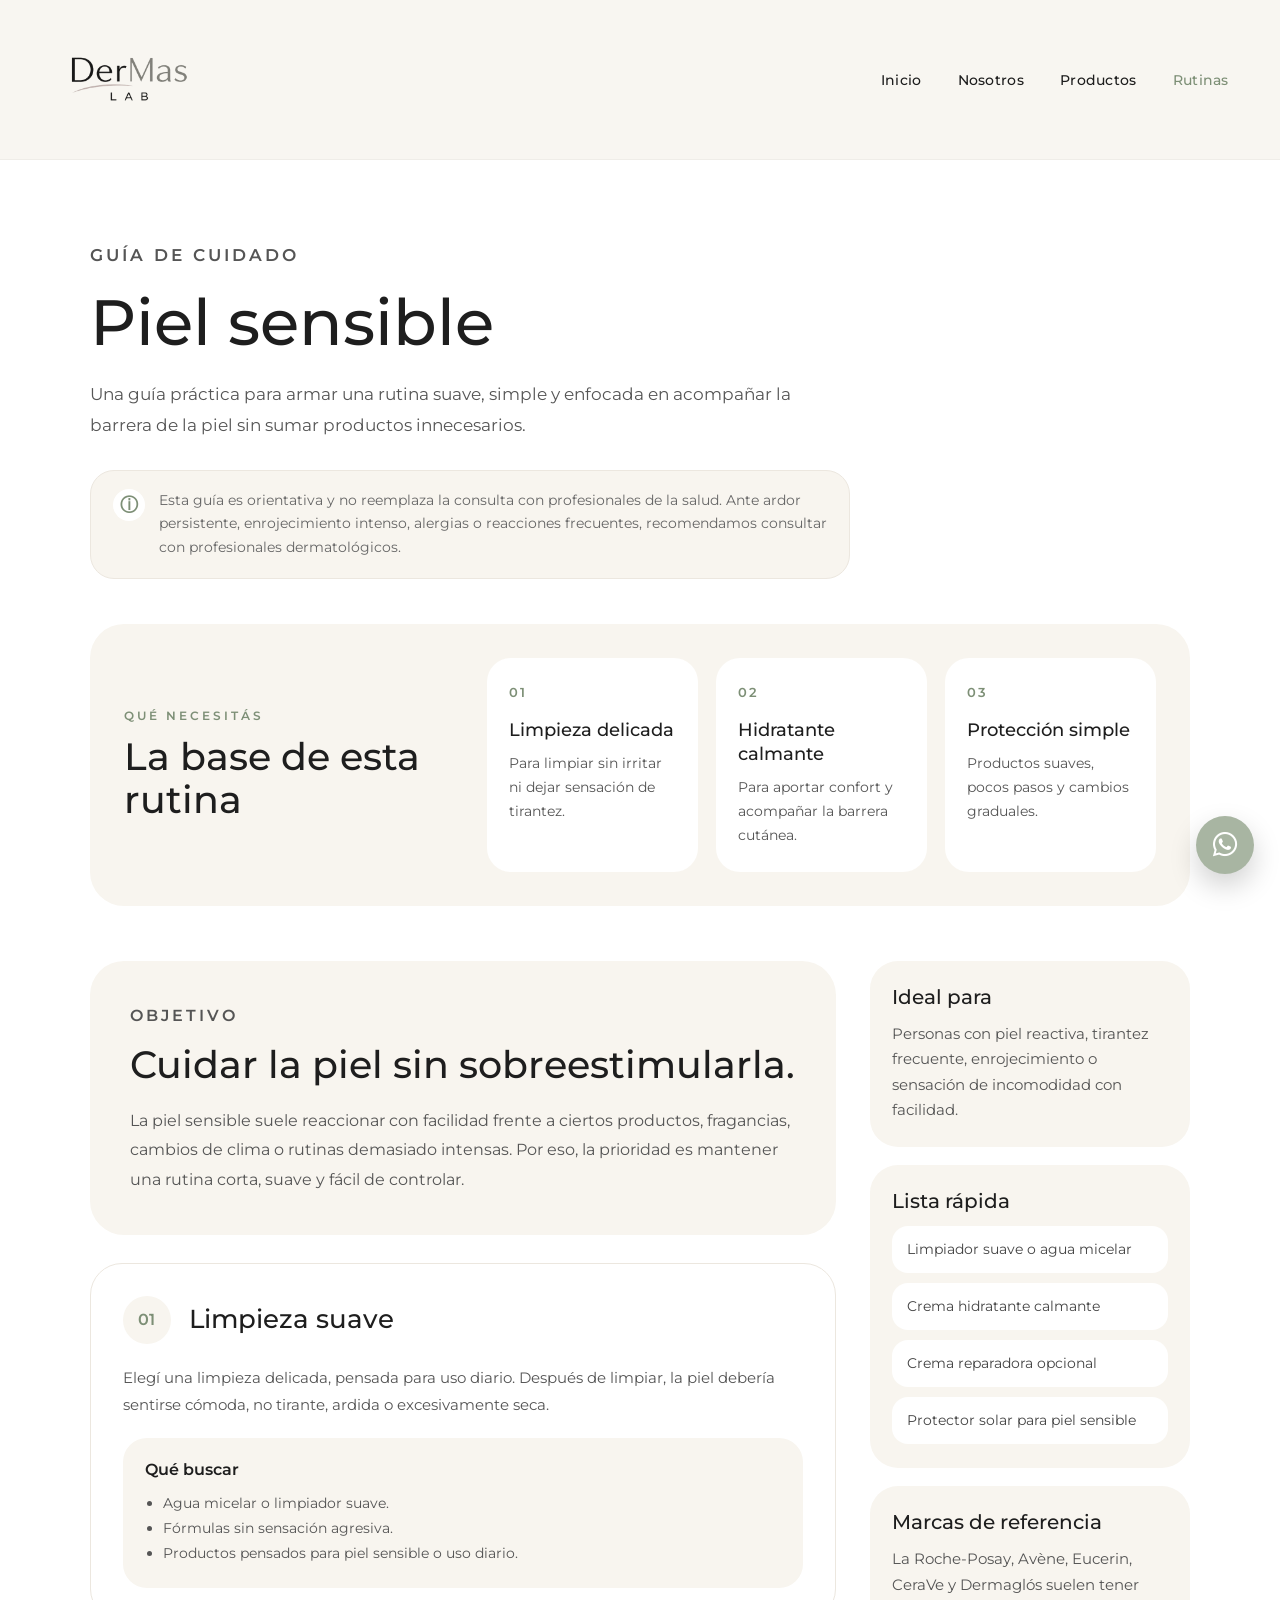
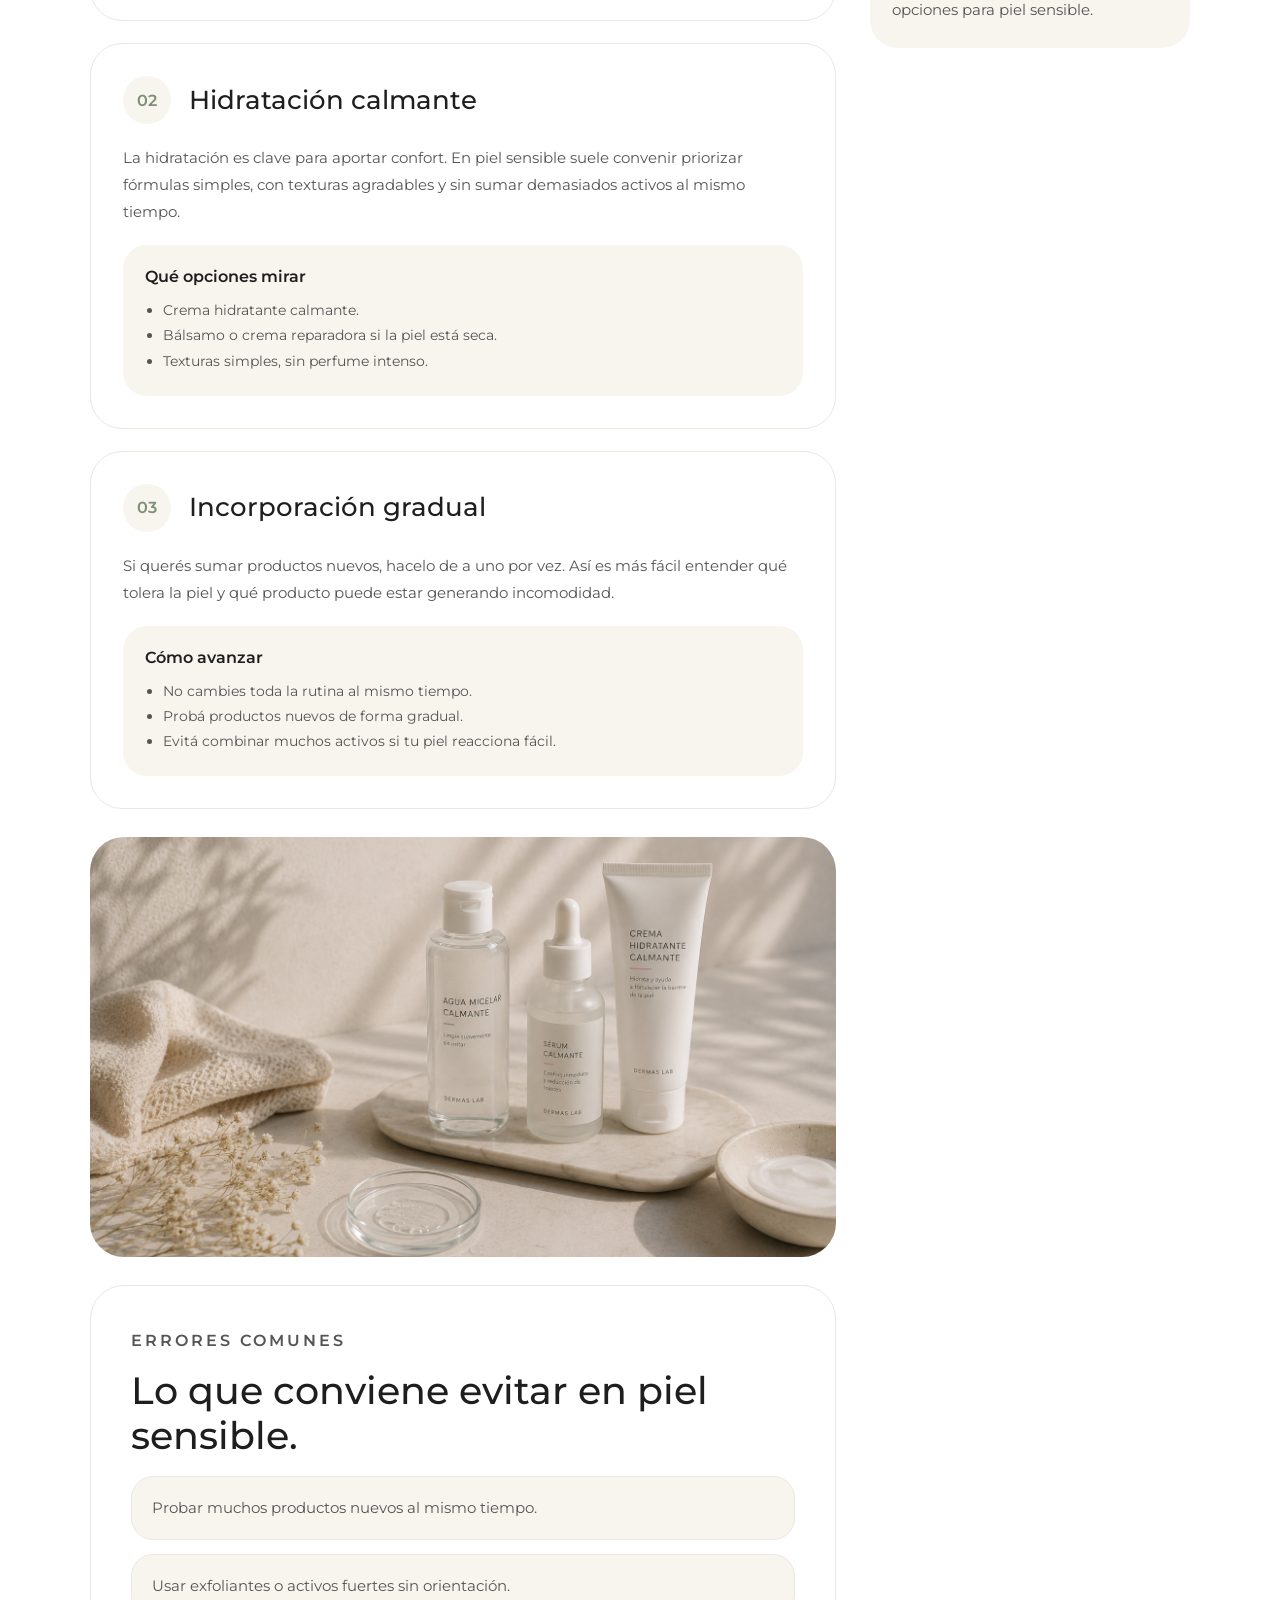
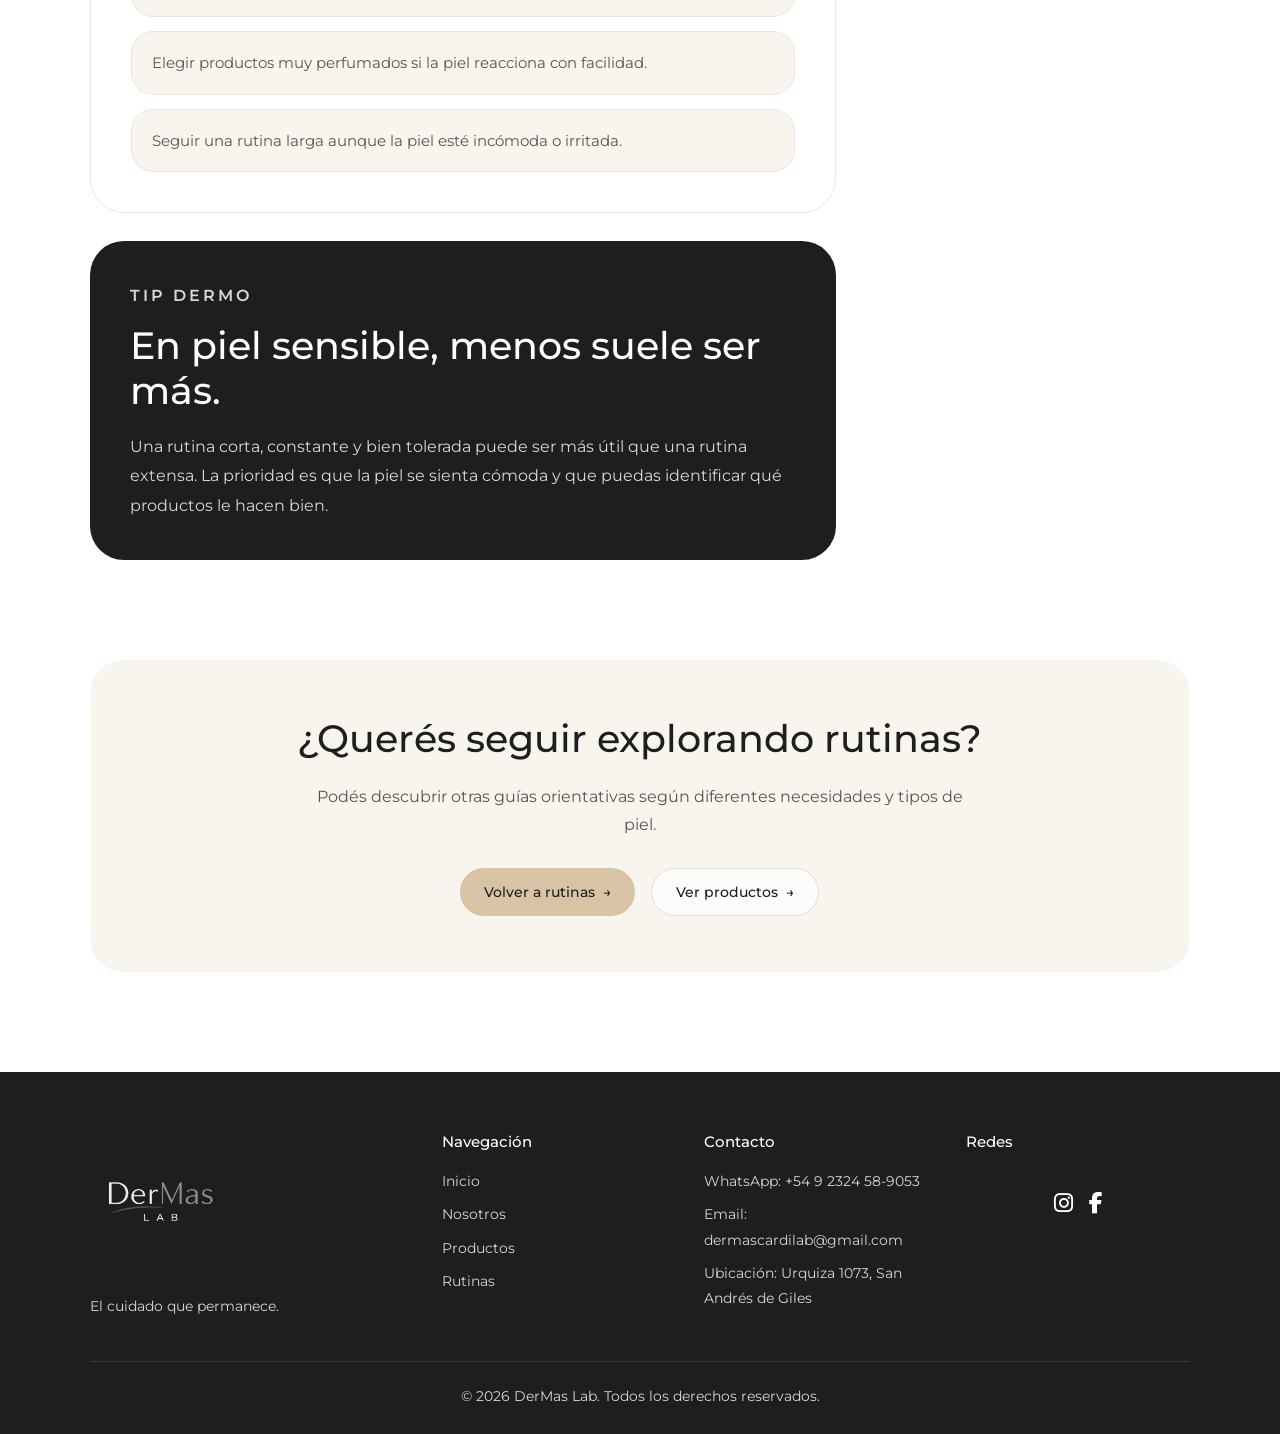
<file: pages/rutinas/piel-sensible.html>
<!DOCTYPE html>
<html lang="es">
<head>
  <meta charset="UTF-8" />
  <meta name="viewport" content="width=device-width, initial-scale=1.0" />
  <title>Piel sensible | DerMas Lab</title>

  <link rel="preconnect" href="https://fonts.googleapis.com">
  <link rel="preconnect" href="https://fonts.gstatic.com" crossorigin>
  <link href="https://fonts.googleapis.com/css2?family=Montserrat:wght@300;400;500;600&display=swap" rel="stylesheet">

  <link rel="stylesheet" href="../../css/style.css" />
  <link rel="stylesheet" href="https://cdnjs.cloudflare.com/ajax/libs/font-awesome/6.5.1/css/all.min.css">
  <link rel="icon" type="image/png" href="../../img/favicon.png">
</head>

<body>

<header class="header">
  <nav class="navbar">
    <a href="../../index.html" class="logo">
      <img src="../../img/logo.png" alt="DerMas Lab">
    </a>

    <button 
      class="menu-toggle" 
      id="menu-toggle" 
      type="button" 
      aria-label="Abrir menú" 
      aria-expanded="false"
    >
      <span></span>
      <span></span>
      <span></span>
      </button>

    <ul class="nav-menu" id="nav-menu">
      <li><a href="../../index.html">Inicio</a></li>
      <li><a href="../nosotros.html">Nosotros</a></li>
      <li><a href="../productos.html">Productos</a></li>
      <li><a href="../rutinas.html" class="active">Rutinas</a></li>
    </ul>
  </nav>
</header>

<main>

  <section class="routine-guide-hero">
    <p class="hero-label">GUÍA DE CUIDADO</p>

    <h1>Piel sensible</h1>

    <p>
      Una guía práctica para armar una rutina suave, simple y enfocada en acompañar la barrera de la piel
      sin sumar productos innecesarios.
    </p>

    <div class="routine-guide-alert">
      <span class="alert-icon">ⓘ</span>
      <p>
        Esta guía es orientativa y no reemplaza la consulta con profesionales de la salud.
        Ante ardor persistente, enrojecimiento intenso, alergias o reacciones frecuentes,
        recomendamos consultar con profesionales dermatológicos.
      </p>
    </div>
  </section>

  <section class="routine-quick-summary">
    <div class="summary-card">
      <p class="section-label">QUÉ NECESITÁS</p>
      <h2>La base de esta rutina</h2>
    </div>

    <div class="summary-items">
      <div class="summary-item">
        <span>01</span>
        <h3>Limpieza delicada</h3>
        <p>Para limpiar sin irritar ni dejar sensación de tirantez.</p>
      </div>

      <div class="summary-item">
        <span>02</span>
        <h3>Hidratante calmante</h3>
        <p>Para aportar confort y acompañar la barrera cutánea.</p>
      </div>

      <div class="summary-item">
        <span>03</span>
        <h3>Protección simple</h3>
        <p>Productos suaves, pocos pasos y cambios graduales.</p>
      </div>
    </div>
  </section>

  <section class="routine-guide-layout">

    <div class="routine-guide-main">

      <section class="guide-block">
        <p class="section-label">OBJETIVO</p>

        <h2>Cuidar la piel sin sobreestimularla.</h2>

        <p>
          La piel sensible suele reaccionar con facilidad frente a ciertos productos, fragancias,
          cambios de clima o rutinas demasiado intensas. Por eso, la prioridad es mantener una rutina corta,
          suave y fácil de controlar.
        </p>
      </section>

      <section class="guide-steps">

        <article class="guide-step">
          <div class="guide-step-header">
            <div class="guide-step-number">01</div>
            <h3>Limpieza suave</h3>
          </div>

          <p>
            Elegí una limpieza delicada, pensada para uso diario. Después de limpiar,
            la piel debería sentirse cómoda, no tirante, ardida o excesivamente seca.
          </p>

          <div class="product-type-box">
            <h4>Qué buscar</h4>
            <ul>
              <li>Agua micelar o limpiador suave.</li>
              <li>Fórmulas sin sensación agresiva.</li>
              <li>Productos pensados para piel sensible o uso diario.</li>
            </ul>
          </div>
        </article>

        <article class="guide-step">
          <div class="guide-step-header">
            <div class="guide-step-number">02</div>
            <h3>Hidratación calmante</h3>
          </div>

          <p>
            La hidratación es clave para aportar confort. En piel sensible suele convenir priorizar
            fórmulas simples, con texturas agradables y sin sumar demasiados activos al mismo tiempo.
          </p>

          <div class="product-type-box">
            <h4>Qué opciones mirar</h4>
            <ul>
              <li>Crema hidratante calmante.</li>
              <li>Bálsamo o crema reparadora si la piel está seca.</li>
              <li>Texturas simples, sin perfume intenso.</li>
            </ul>
          </div>
        </article>

        <article class="guide-step">
          <div class="guide-step-header">
            <div class="guide-step-number">03</div>
            <h3>Incorporación gradual</h3>
          </div>

          <p>
            Si querés sumar productos nuevos, hacelo de a uno por vez. Así es más fácil entender
            qué tolera la piel y qué producto puede estar generando incomodidad.
          </p>

          <div class="product-type-box">
            <h4>Cómo avanzar</h4>
            <ul>
              <li>No cambies toda la rutina al mismo tiempo.</li>
              <li>Probá productos nuevos de forma gradual.</li>
              <li>Evitá combinar muchos activos si tu piel reacciona fácil.</li>
            </ul>
          </div>
        </article>

      </section>

      <section class="routine-image-break">
        <img src="../../img/rutina-piel-sensible.png" alt="Rutina para piel sensible con productos suaves y calmantes">
      </section>

      <section class="guide-block white">
        <p class="section-label">ERRORES COMUNES</p>

        <h2>Lo que conviene evitar en piel sensible.</h2>

        <div class="guide-list">
          <div class="guide-list-item">
            Probar muchos productos nuevos al mismo tiempo.
          </div>

          <div class="guide-list-item">
            Usar exfoliantes o activos fuertes sin orientación.
          </div>

          <div class="guide-list-item">
            Elegir productos muy perfumados si la piel reacciona con facilidad.
          </div>

          <div class="guide-list-item">
            Seguir una rutina larga aunque la piel esté incómoda o irritada.
          </div>
        </div>
      </section>

      <section class="guide-block dark">
        <p class="section-label">TIP DERMO</p>

        <h2>En piel sensible, menos suele ser más.</h2>

        <p>
          Una rutina corta, constante y bien tolerada puede ser más útil que una rutina extensa.
          La prioridad es que la piel se sienta cómoda y que puedas identificar qué productos le hacen bien.
        </p>
      </section>

    </div>

    <aside class="routine-guide-aside compact">

      <div class="guide-side-card">
        <h3>Ideal para</h3>
        <p>
          Personas con piel reactiva, tirantez frecuente, enrojecimiento o sensación de incomodidad con facilidad.
        </p>
      </div>

      <div class="guide-side-card">
        <h3>Lista rápida</h3>

        <div class="purchase-list">
          <div class="purchase-item">Limpiador suave o agua micelar</div>
          <div class="purchase-item">Crema hidratante calmante</div>
          <div class="purchase-item">Crema reparadora opcional</div>
          <div class="purchase-item">Protector solar para piel sensible</div>
        </div>
      </div>

      <div class="guide-side-card">
        <h3>Marcas de referencia</h3>
        <p>
          La Roche-Posay, Avène, Eucerin, CeraVe y Dermaglós suelen tener opciones para piel sensible.
        </p>
      </div>

    </aside>

  </section>

  <section class="routine-guide-cta">
    <h2>¿Querés seguir explorando rutinas?</h2>

    <p>
      Podés descubrir otras guías orientativas según diferentes necesidades y tipos de piel.
    </p>

    <div class="hero-buttons">
      <a href="../rutinas.html" class="btn btn-primary">
        Volver a rutinas <span>→</span>
      </a>

      <a href="../productos.html" class="btn btn-secondary">
        Ver productos <span>→</span>
      </a>
    </div>
  </section>

</main>

<a 
  href="https://wa.me/5492324589053?text=Hola%20DerMas%20Lab%2C%20quiero%20hacer%20una%20consulta%21"
  class="whatsapp-float"
  target="_blank"
  aria-label="Contactar por WhatsApp"
>
  <i class="fa-brands fa-whatsapp"></i>
  </a>

<footer class="footer">
  <div class="footer-content">

    <div class="footer-brand">
      <img src="../../img/logo.png" alt="DerMas Lab">
      <p>El cuidado que permanece.</p>
    </div>

    <div class="footer-column">
      <h4>Navegación</h4>
      <a href="../../index.html">Inicio</a>
      <a href="../nosotros.html">Nosotros</a>
      <a href="../productos.html">Productos</a>
      <a href="../rutinas.html">Rutinas</a>
    </div>

    <div class="footer-column">
      <h4>Contacto</h4>
      <p>WhatsApp: +54 9 2324 58-9053</p>
      <p>Email: dermascardilab@gmail.com</p>
      <p>Ubicación: Urquiza 1073, San Andrés de Giles</p>
    </div>

    <div class="footer-column">
      <h4>Redes</h4>

      <div class="social-icons">
        <a href="https://www.instagram.com/dermas_lab/" target="_blank" aria-label="Instagram">
          <i class="fa-brands fa-instagram"></i>
        </a>

        <a href="https://www.facebook.com/profile.php?id=61589455346006" target="_blank" aria-label="Facebook">
          <i class="fa-brands fa-facebook-f"></i>
        </a>
      </div>
    </div>

  </div>

  <div class="footer-bottom">
    <p>© 2026 DerMas Lab. Todos los derechos reservados.</p>
  </div>
</footer>

<script src="../../js/script.js"></script>

</body>
</html>
</file>
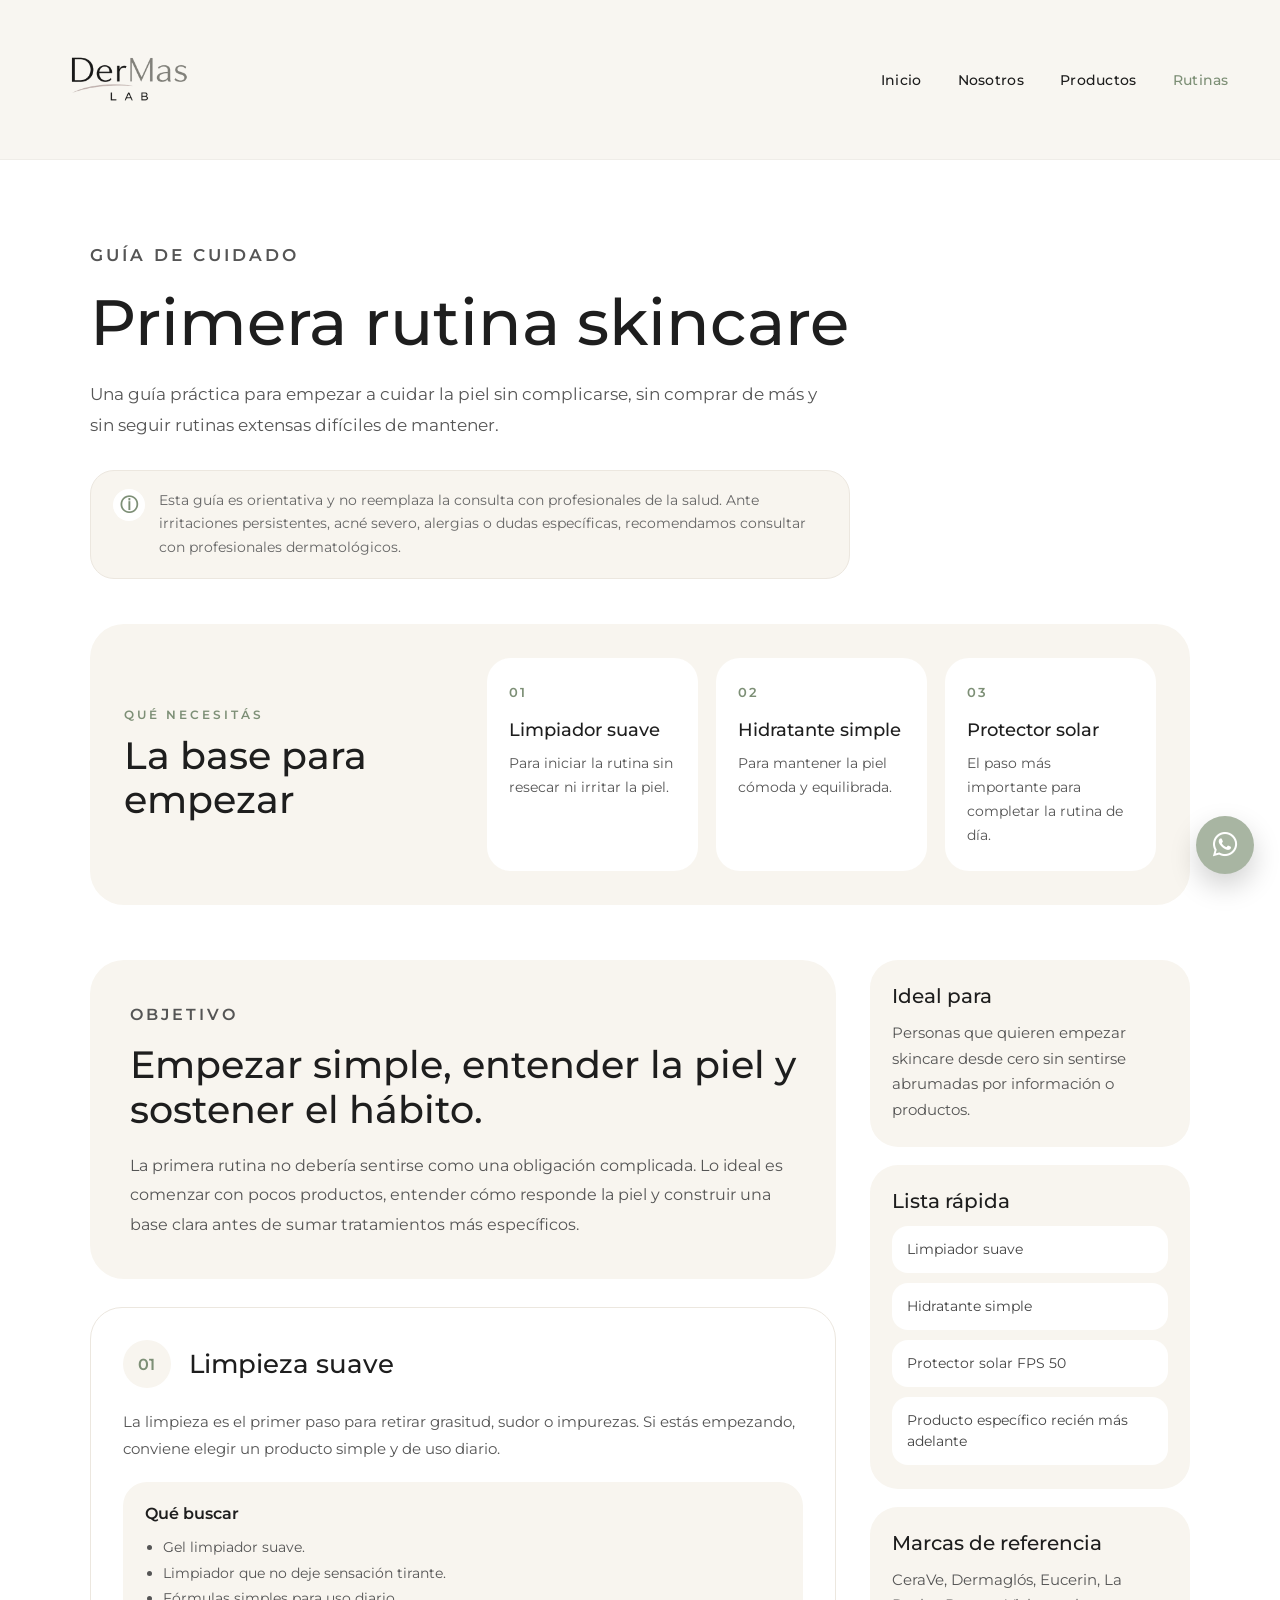
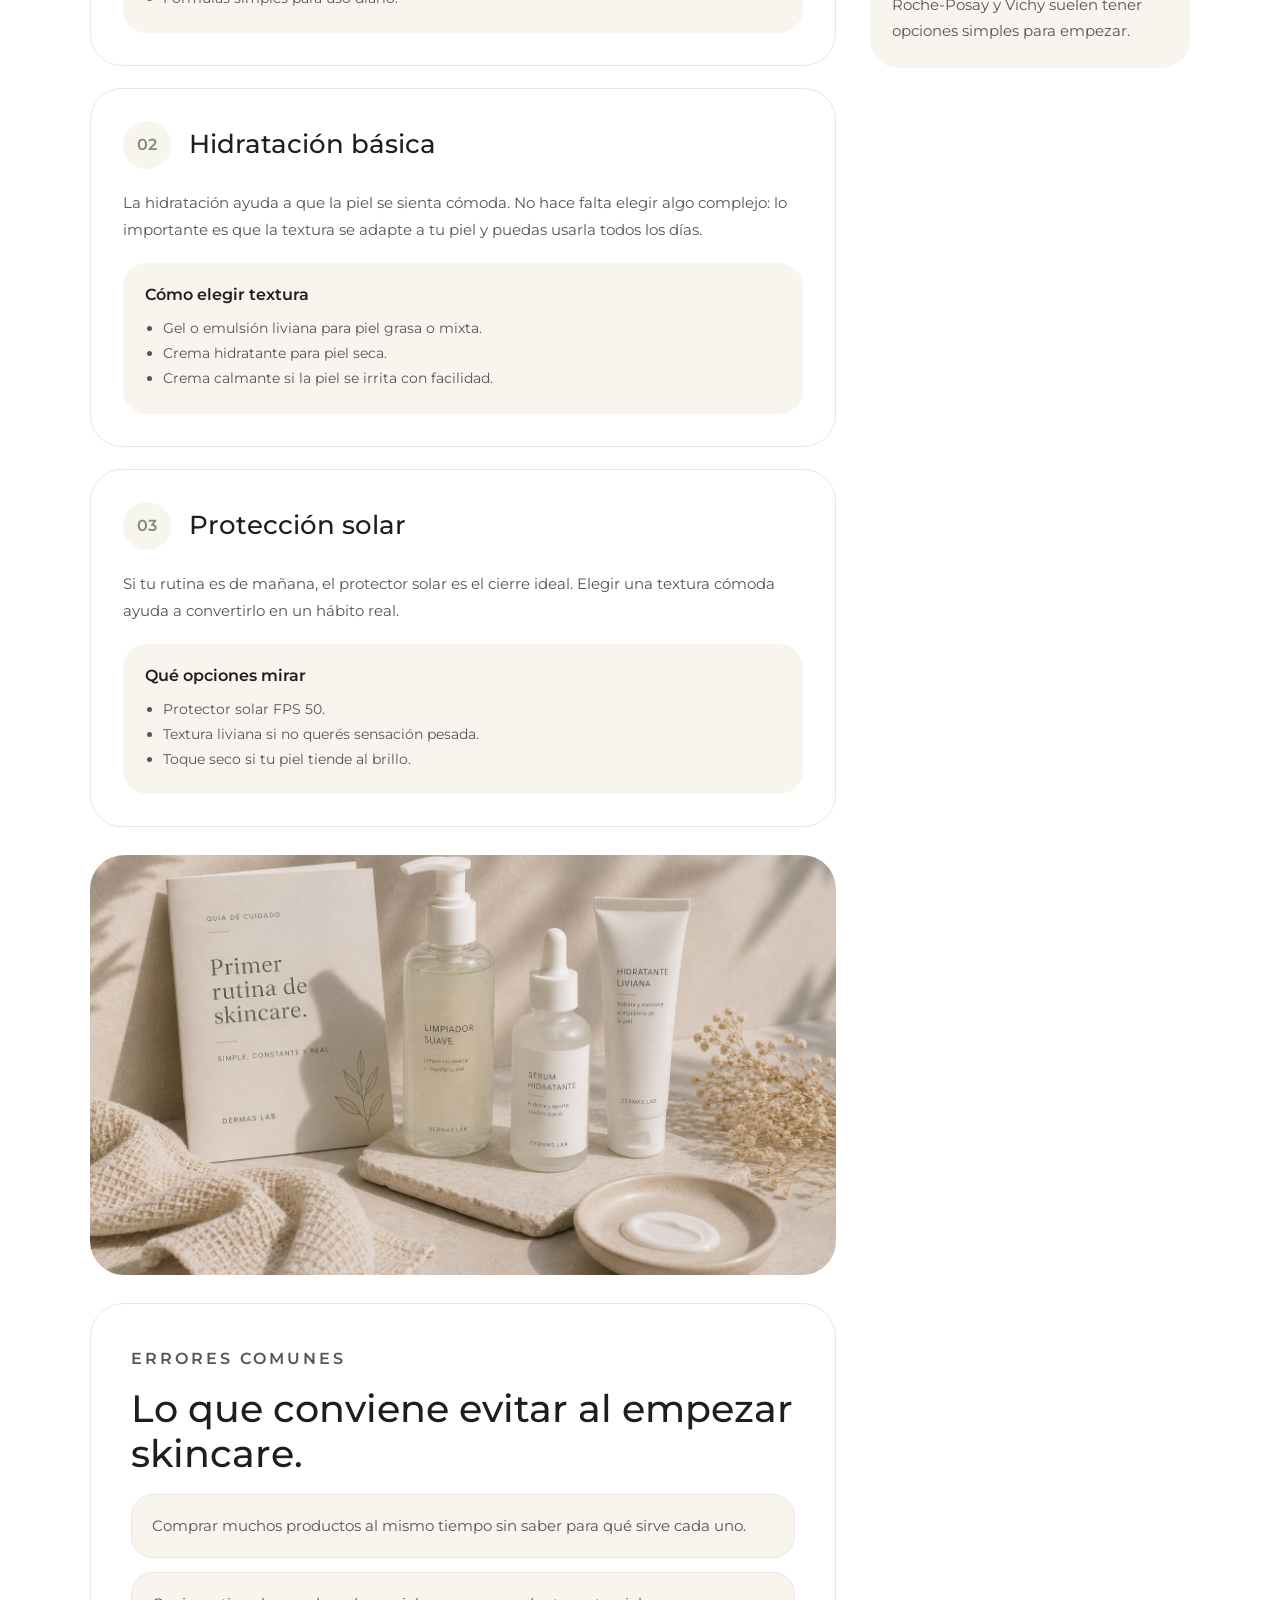
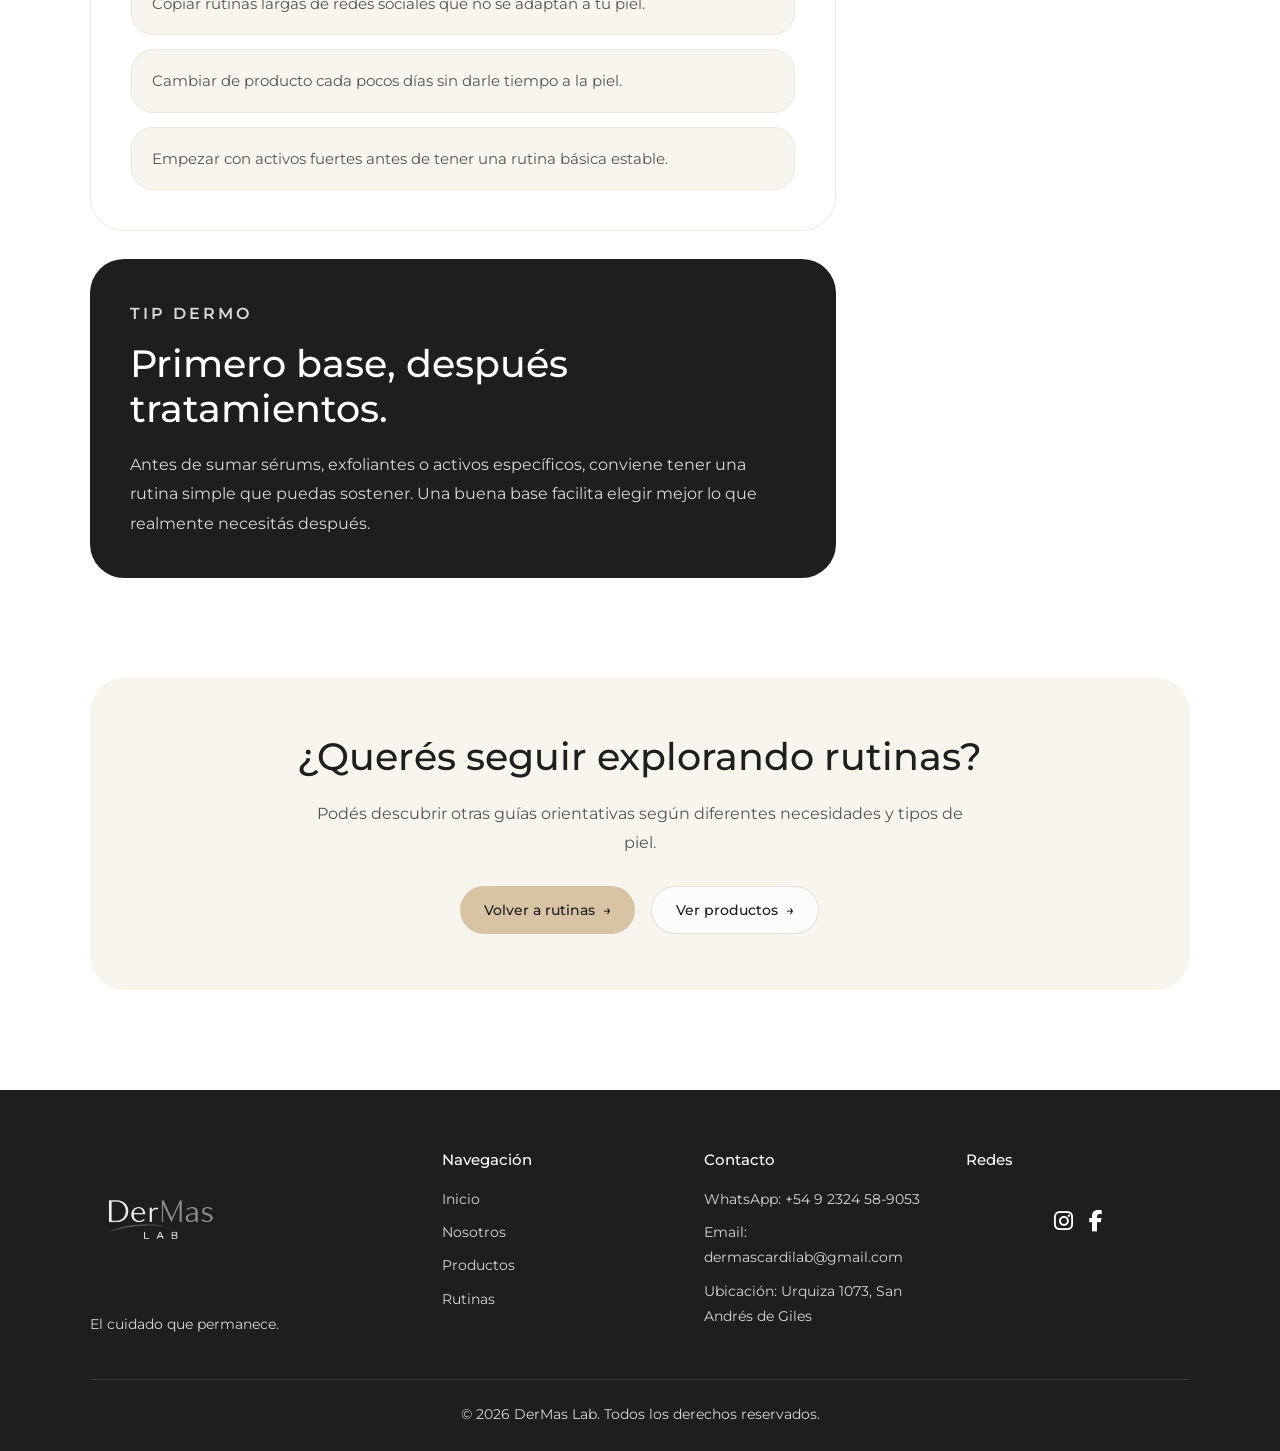
<file: pages/rutinas/primera-rutina-skincare.html>
<!DOCTYPE html>
<html lang="es">
<head>
  <meta charset="UTF-8" />
  <meta name="viewport" content="width=device-width, initial-scale=1.0" />
  <title>Primera rutina skincare | DerMas Lab</title>

  <link rel="preconnect" href="https://fonts.googleapis.com">
  <link rel="preconnect" href="https://fonts.gstatic.com" crossorigin>
  <link href="https://fonts.googleapis.com/css2?family=Montserrat:wght@300;400;500;600&display=swap" rel="stylesheet">

  <link rel="stylesheet" href="../../css/style.css" />
  <link rel="stylesheet" href="https://cdnjs.cloudflare.com/ajax/libs/font-awesome/6.5.1/css/all.min.css">
  <link rel="icon" type="image/png" href="../../img/favicon.png">
</head>

<body>

<header class="header">
  <nav class="navbar">
    <a href="../../index.html" class="logo">
      <img src="../../img/logo.png" alt="DerMas Lab">
    </a>

    <button 
      class="menu-toggle" 
      id="menu-toggle" 
      type="button" 
      aria-label="Abrir menú" 
      aria-expanded="false"
    >
      <span></span>
      <span></span>
      <span></span>
      </button>

    <ul class="nav-menu" id="nav-menu">
      <li><a href="../../index.html">Inicio</a></li>
      <li><a href="../nosotros.html">Nosotros</a></li>
      <li><a href="../productos.html">Productos</a></li>
      <li><a href="../rutinas.html" class="active">Rutinas</a></li>
    </ul>
  </nav>
</header>

<main>

  <section class="routine-guide-hero">
    <p class="hero-label">GUÍA DE CUIDADO</p>

    <h1>Primera rutina skincare</h1>

    <p>
      Una guía práctica para empezar a cuidar la piel sin complicarse,
      sin comprar de más y sin seguir rutinas extensas difíciles de mantener.
    </p>

    <div class="routine-guide-alert">
      <span class="alert-icon">ⓘ</span>
      <p>
        Esta guía es orientativa y no reemplaza la consulta con profesionales de la salud.
        Ante irritaciones persistentes, acné severo, alergias o dudas específicas,
        recomendamos consultar con profesionales dermatológicos.
      </p>
    </div>
  </section>

  <section class="routine-quick-summary">
    <div class="summary-card">
      <p class="section-label">QUÉ NECESITÁS</p>
      <h2>La base para empezar</h2>
    </div>

    <div class="summary-items">
      <div class="summary-item">
        <span>01</span>
        <h3>Limpiador suave</h3>
        <p>Para iniciar la rutina sin resecar ni irritar la piel.</p>
      </div>

      <div class="summary-item">
        <span>02</span>
        <h3>Hidratante simple</h3>
        <p>Para mantener la piel cómoda y equilibrada.</p>
      </div>

      <div class="summary-item">
        <span>03</span>
        <h3>Protector solar</h3>
        <p>El paso más importante para completar la rutina de día.</p>
      </div>
    </div>
  </section>

  <section class="routine-guide-layout">

    <div class="routine-guide-main">

      <section class="guide-block">
        <p class="section-label">OBJETIVO</p>

        <h2>Empezar simple, entender la piel y sostener el hábito.</h2>

        <p>
          La primera rutina no debería sentirse como una obligación complicada.
          Lo ideal es comenzar con pocos productos, entender cómo responde la piel
          y construir una base clara antes de sumar tratamientos más específicos.
        </p>
      </section>

      <section class="guide-steps">

        <article class="guide-step">
          <div class="guide-step-header">
            <div class="guide-step-number">01</div>
            <h3>Limpieza suave</h3>
          </div>

          <p>
            La limpieza es el primer paso para retirar grasitud, sudor o impurezas.
            Si estás empezando, conviene elegir un producto simple y de uso diario.
          </p>

          <div class="product-type-box">
            <h4>Qué buscar</h4>
            <ul>
              <li>Gel limpiador suave.</li>
              <li>Limpiador que no deje sensación tirante.</li>
              <li>Fórmulas simples para uso diario.</li>
            </ul>
          </div>
        </article>

        <article class="guide-step">
          <div class="guide-step-header">
            <div class="guide-step-number">02</div>
            <h3>Hidratación básica</h3>
          </div>

          <p>
            La hidratación ayuda a que la piel se sienta cómoda. No hace falta elegir algo complejo:
            lo importante es que la textura se adapte a tu piel y puedas usarla todos los días.
          </p>

          <div class="product-type-box">
            <h4>Cómo elegir textura</h4>
            <ul>
              <li>Gel o emulsión liviana para piel grasa o mixta.</li>
              <li>Crema hidratante para piel seca.</li>
              <li>Crema calmante si la piel se irrita con facilidad.</li>
            </ul>
          </div>
        </article>

        <article class="guide-step">
          <div class="guide-step-header">
            <div class="guide-step-number">03</div>
            <h3>Protección solar</h3>
          </div>

          <p>
            Si tu rutina es de mañana, el protector solar es el cierre ideal.
            Elegir una textura cómoda ayuda a convertirlo en un hábito real.
          </p>

          <div class="product-type-box">
            <h4>Qué opciones mirar</h4>
            <ul>
              <li>Protector solar FPS 50.</li>
              <li>Textura liviana si no querés sensación pesada.</li>
              <li>Toque seco si tu piel tiende al brillo.</li>
            </ul>
          </div>
        </article>

      </section>

      <section class="routine-image-break">
        <img src="../../img/rutina-primer-rutina-skincare.png" alt="Primera rutina skincare con productos básicos de cuidado diario">
      </section>

      <section class="guide-block white">
        <p class="section-label">ERRORES COMUNES</p>

        <h2>Lo que conviene evitar al empezar skincare.</h2>

        <div class="guide-list">
          <div class="guide-list-item">
            Comprar muchos productos al mismo tiempo sin saber para qué sirve cada uno.
          </div>

          <div class="guide-list-item">
            Copiar rutinas largas de redes sociales que no se adaptan a tu piel.
          </div>

          <div class="guide-list-item">
            Cambiar de producto cada pocos días sin darle tiempo a la piel.
          </div>

          <div class="guide-list-item">
            Empezar con activos fuertes antes de tener una rutina básica estable.
          </div>
        </div>
      </section>

      <section class="guide-block dark">
        <p class="section-label">TIP DERMO</p>

        <h2>Primero base, después tratamientos.</h2>

        <p>
          Antes de sumar sérums, exfoliantes o activos específicos, conviene tener una rutina simple
          que puedas sostener. Una buena base facilita elegir mejor lo que realmente necesitás después.
        </p>
      </section>

    </div>

    <aside class="routine-guide-aside compact">

      <div class="guide-side-card">
        <h3>Ideal para</h3>
        <p>
          Personas que quieren empezar skincare desde cero sin sentirse abrumadas por información o productos.
        </p>
      </div>

      <div class="guide-side-card">
        <h3>Lista rápida</h3>

        <div class="purchase-list">
          <div class="purchase-item">Limpiador suave</div>
          <div class="purchase-item">Hidratante simple</div>
          <div class="purchase-item">Protector solar FPS 50</div>
          <div class="purchase-item">Producto específico recién más adelante</div>
        </div>
      </div>

      <div class="guide-side-card">
        <h3>Marcas de referencia</h3>
        <p>
          CeraVe, Dermaglós, Eucerin, La Roche-Posay y Vichy suelen tener opciones simples para empezar.
        </p>
      </div>

    </aside>

  </section>

  <section class="routine-guide-cta">
    <h2>¿Querés seguir explorando rutinas?</h2>

    <p>
      Podés descubrir otras guías orientativas según diferentes necesidades y tipos de piel.
    </p>

    <div class="hero-buttons">
      <a href="../rutinas.html" class="btn btn-primary">
        Volver a rutinas <span>→</span>
      </a>

      <a href="../productos.html" class="btn btn-secondary">
        Ver productos <span>→</span>
      </a>
    </div>
  </section>

</main>

<a 
  href="https://wa.me/5492324589053?text=Hola%20DerMas%20Lab%2C%20quiero%20hacer%20una%20consulta%21"
  class="whatsapp-float"
  target="_blank"
  aria-label="Contactar por WhatsApp"
>
  <i class="fa-brands fa-whatsapp"></i>
  </a>

<footer class="footer">
  <div class="footer-content">

    <div class="footer-brand">
      <img src="../../img/logo.png" alt="DerMas Lab">
      <p>El cuidado que permanece.</p>
    </div>

    <div class="footer-column">
      <h4>Navegación</h4>
      <a href="../../index.html">Inicio</a>
      <a href="../nosotros.html">Nosotros</a>
      <a href="../productos.html">Productos</a>
      <a href="../rutinas.html">Rutinas</a>
    </div>

    <div class="footer-column">
      <h4>Contacto</h4>
      <p>WhatsApp: +54 9 2324 58-9053</p>
      <p>Email: dermascardilab@gmail.com</p>
      <p>Ubicación: Urquiza 1073, San Andrés de Giles</p>
    </div>

    <div class="footer-column">
      <h4>Redes</h4>

      <div class="social-icons">
        <a href="https://www.instagram.com/dermas_lab/" target="_blank" aria-label="Instagram">
          <i class="fa-brands fa-instagram"></i>
        </a>

        <a href="https://www.facebook.com/profile.php?id=61589455346006" target="_blank" aria-label="Facebook">
          <i class="fa-brands fa-facebook-f"></i>
        </a>
      </div>
    </div>

  </div>

  <div class="footer-bottom">
    <p>© 2026 DerMas Lab. Todos los derechos reservados.</p>
  </div>
</footer>

<script src="../../js/script.js"></script>

</body>
</html>
</file>
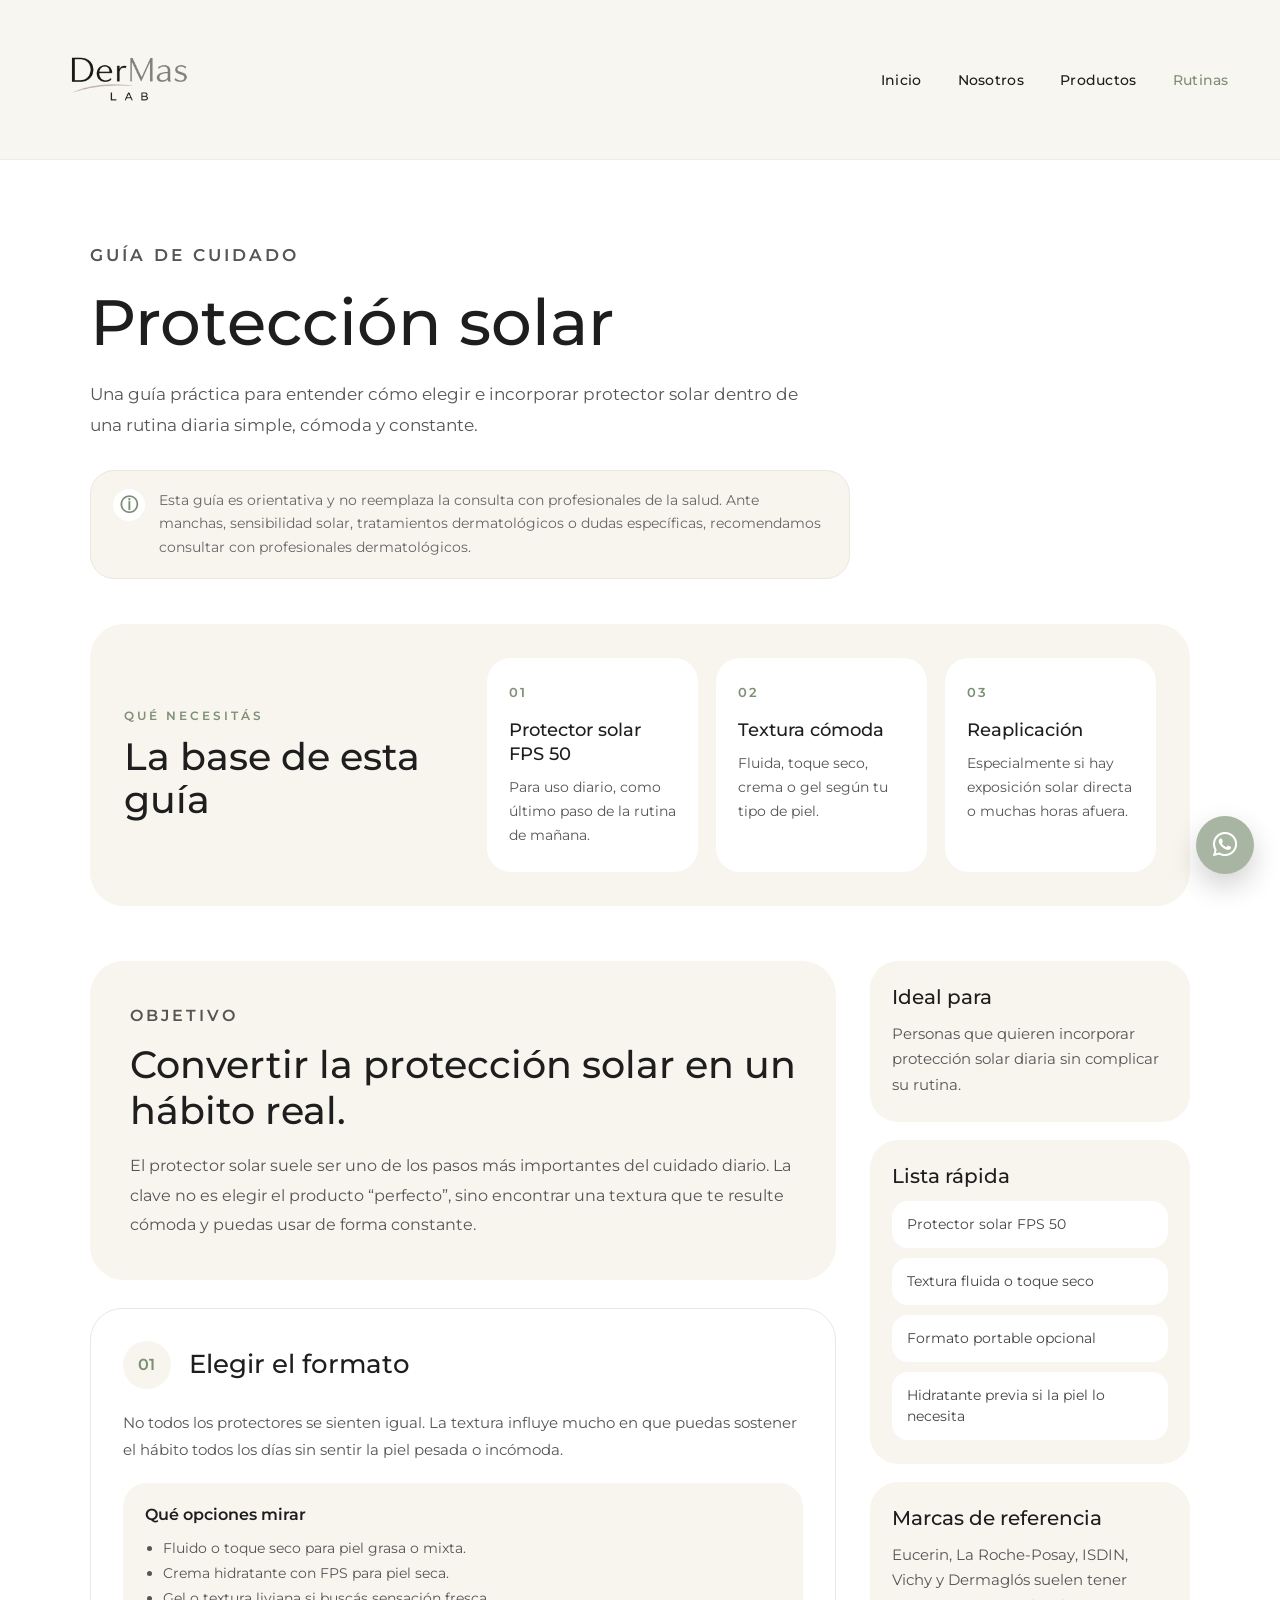
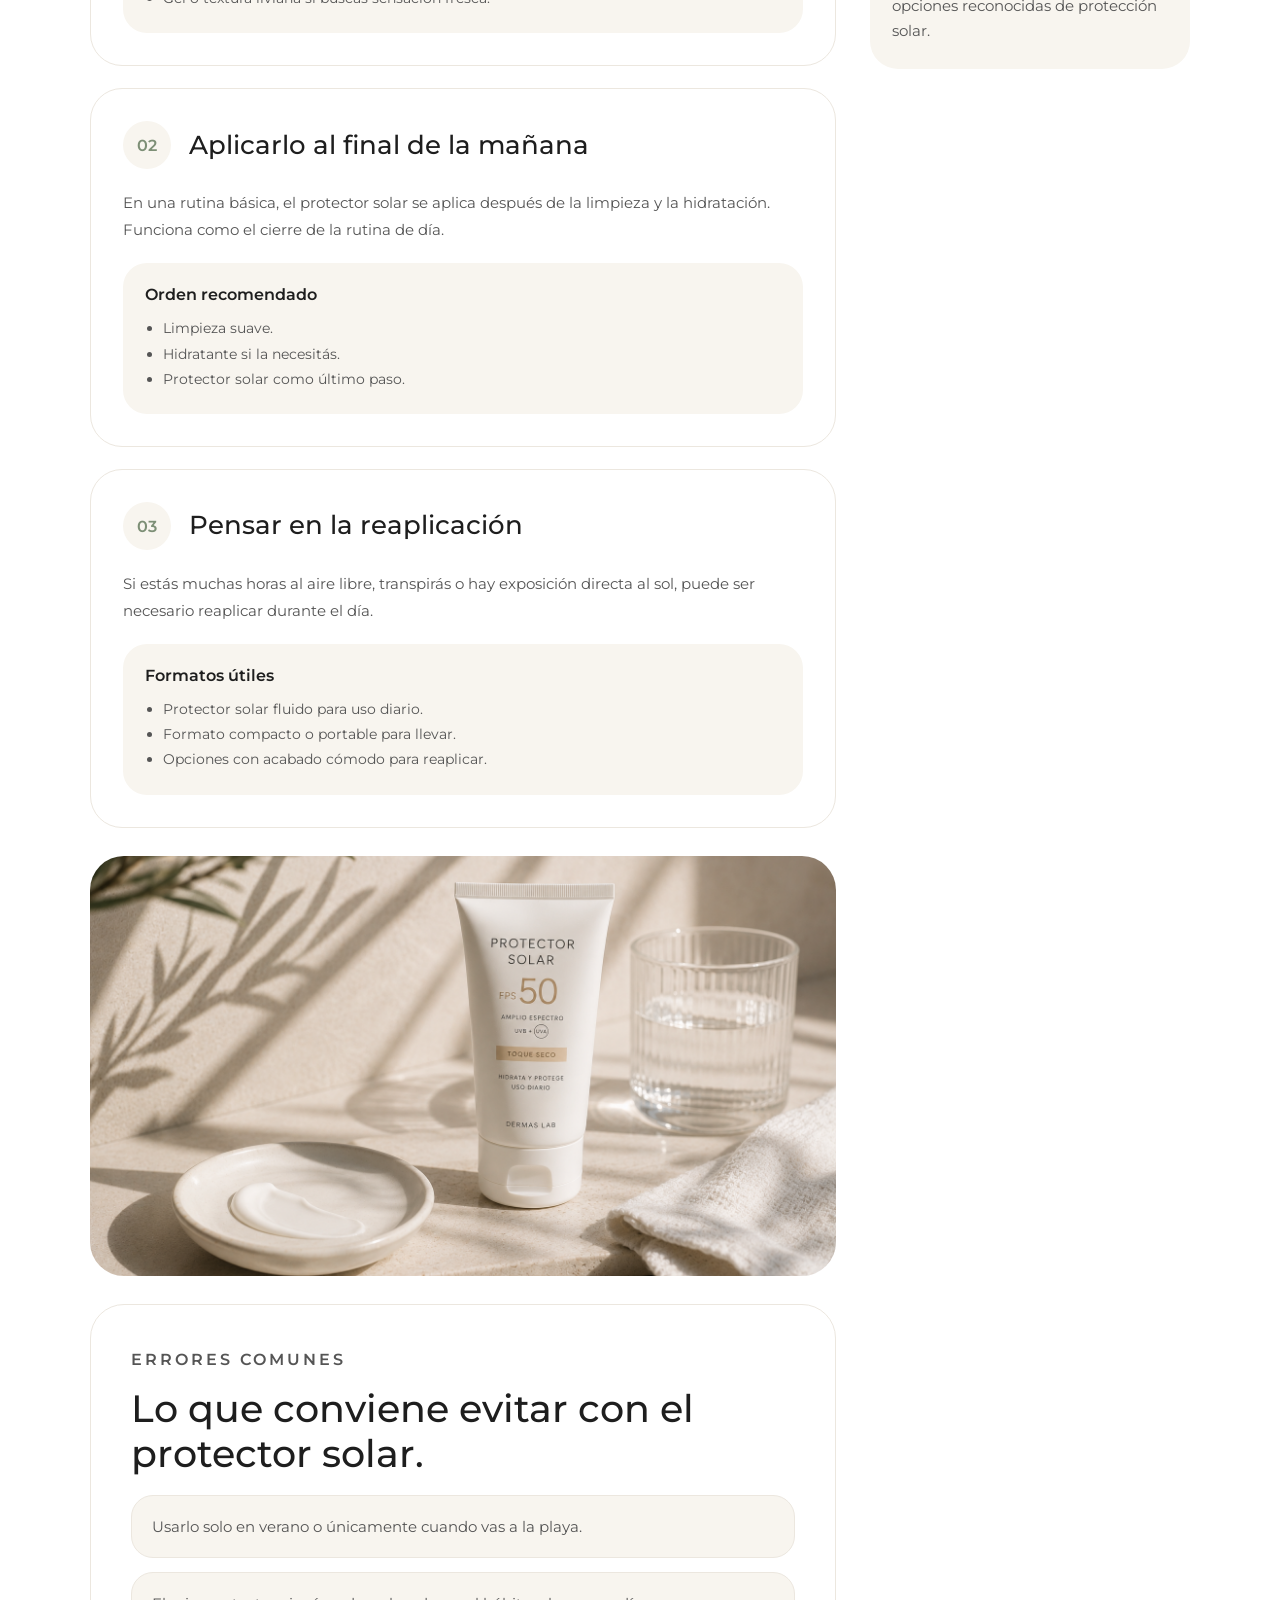
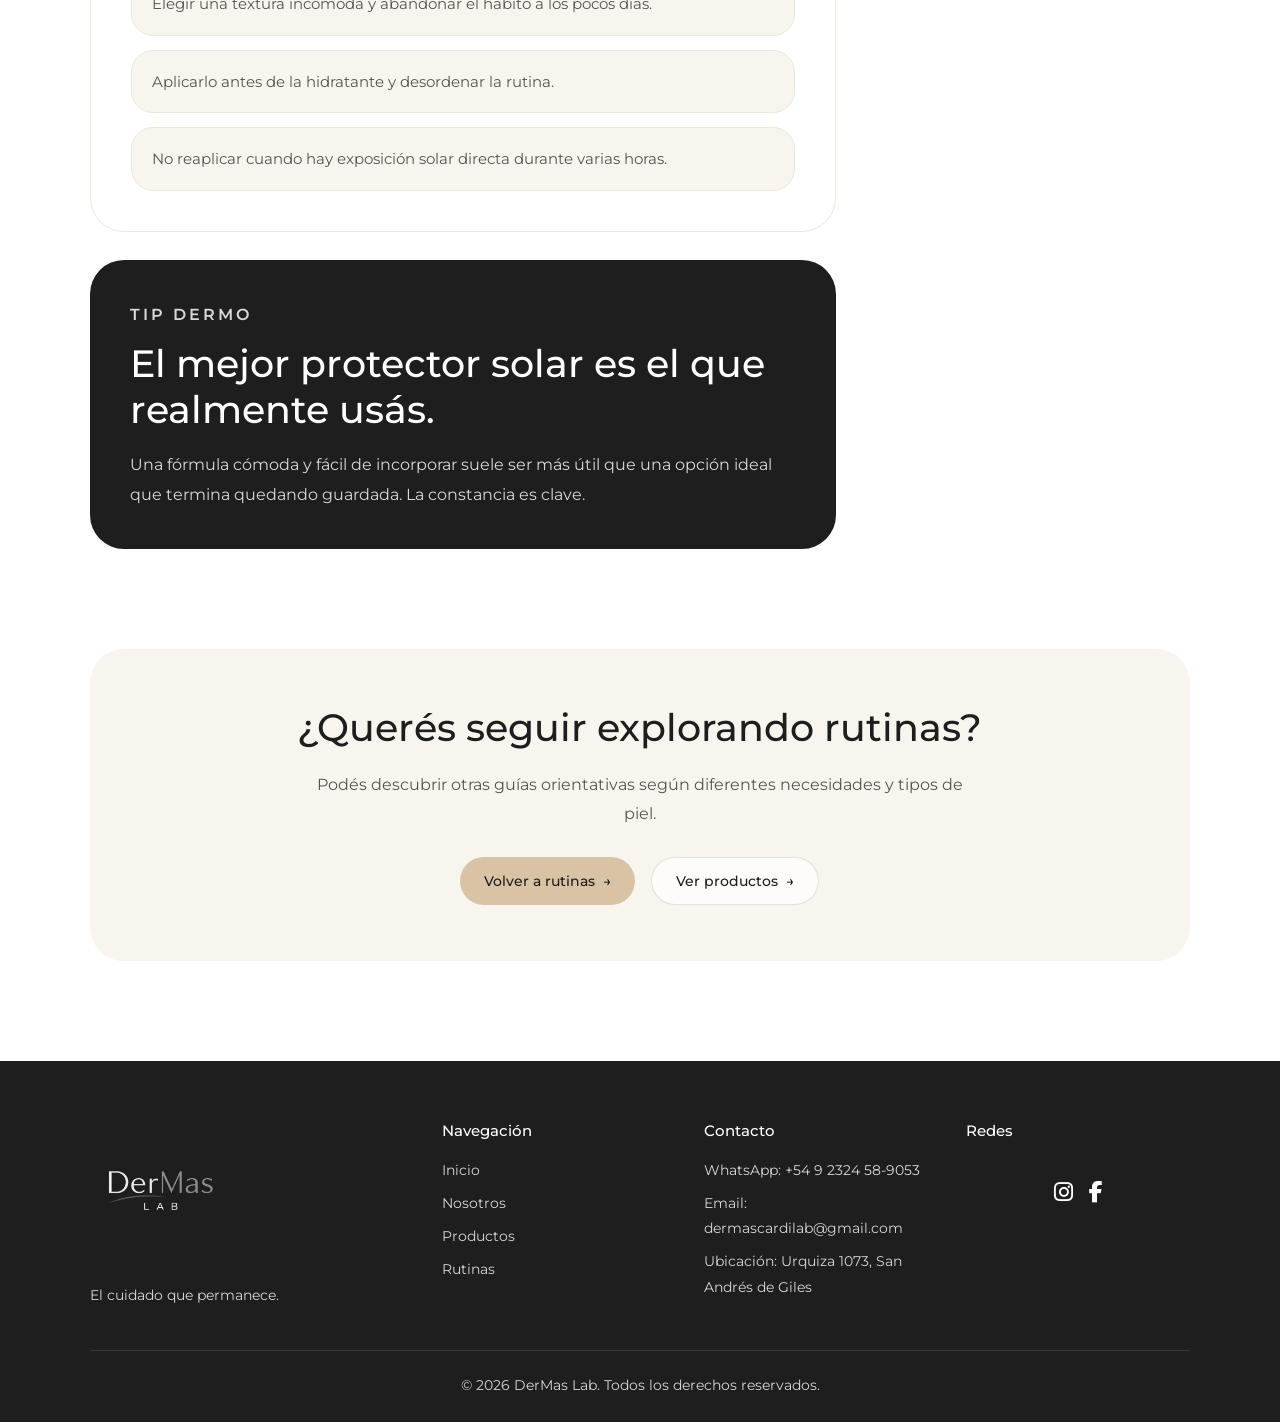
<file: pages/rutinas/proteccion-solar.html>
<!DOCTYPE html>
<html lang="es">
<head>
  <meta charset="UTF-8" />
  <meta name="viewport" content="width=device-width, initial-scale=1.0" />
  <title>Protección solar | DerMas Lab</title>

  <link rel="preconnect" href="https://fonts.googleapis.com">
  <link rel="preconnect" href="https://fonts.gstatic.com" crossorigin>
  <link href="https://fonts.googleapis.com/css2?family=Montserrat:wght@300;400;500;600&display=swap" rel="stylesheet">

  <link rel="stylesheet" href="../../css/style.css" />
  <link rel="stylesheet" href="https://cdnjs.cloudflare.com/ajax/libs/font-awesome/6.5.1/css/all.min.css">
  <link rel="icon" type="image/png" href="../../img/favicon.png">
</head>

<body>

<header class="header">
  <nav class="navbar">
    <a href="../../index.html" class="logo">
      <img src="../../img/logo.png" alt="DerMas Lab">
    </a>

    <button 
      class="menu-toggle" 
      id="menu-toggle" 
      type="button" 
      aria-label="Abrir menú" 
      aria-expanded="false"
    >
      <span></span>
      <span></span>
      <span></span>
      </button>

    <ul class="nav-menu" id="nav-menu">
      <li><a href="../../index.html">Inicio</a></li>
      <li><a href="../nosotros.html">Nosotros</a></li>
      <li><a href="../productos.html">Productos</a></li>
      <li><a href="../rutinas.html" class="active">Rutinas</a></li>
    </ul>
  </nav>
</header>

<main>

  <section class="routine-guide-hero">
    <p class="hero-label">GUÍA DE CUIDADO</p>

    <h1>Protección solar</h1>

    <p>
      Una guía práctica para entender cómo elegir e incorporar protector solar
      dentro de una rutina diaria simple, cómoda y constante.
    </p>

    <div class="routine-guide-alert">
      <span class="alert-icon">ⓘ</span>
      <p>
        Esta guía es orientativa y no reemplaza la consulta con profesionales de la salud.
        Ante manchas, sensibilidad solar, tratamientos dermatológicos o dudas específicas,
        recomendamos consultar con profesionales dermatológicos.
      </p>
    </div>
  </section>

  <section class="routine-quick-summary">
    <div class="summary-card">
      <p class="section-label">QUÉ NECESITÁS</p>
      <h2>La base de esta guía</h2>
    </div>

    <div class="summary-items">
      <div class="summary-item">
        <span>01</span>
        <h3>Protector solar FPS 50</h3>
        <p>Para uso diario, como último paso de la rutina de mañana.</p>
      </div>

      <div class="summary-item">
        <span>02</span>
        <h3>Textura cómoda</h3>
        <p>Fluida, toque seco, crema o gel según tu tipo de piel.</p>
      </div>

      <div class="summary-item">
        <span>03</span>
        <h3>Reaplicación</h3>
        <p>Especialmente si hay exposición solar directa o muchas horas afuera.</p>
      </div>
    </div>
  </section>

  <section class="routine-guide-layout">

    <div class="routine-guide-main">

      <section class="guide-block">
        <p class="section-label">OBJETIVO</p>

        <h2>Convertir la protección solar en un hábito real.</h2>

        <p>
          El protector solar suele ser uno de los pasos más importantes del cuidado diario.
          La clave no es elegir el producto “perfecto”, sino encontrar una textura que te resulte cómoda
          y puedas usar de forma constante.
        </p>
      </section>

      <section class="guide-steps">

        <article class="guide-step">
          <div class="guide-step-header">
            <div class="guide-step-number">01</div>
            <h3>Elegir el formato</h3>
          </div>

          <p>
            No todos los protectores se sienten igual. La textura influye mucho en que puedas sostener el hábito
            todos los días sin sentir la piel pesada o incómoda.
          </p>

          <div class="product-type-box">
            <h4>Qué opciones mirar</h4>
            <ul>
              <li>Fluido o toque seco para piel grasa o mixta.</li>
              <li>Crema hidratante con FPS para piel seca.</li>
              <li>Gel o textura liviana si buscás sensación fresca.</li>
            </ul>
          </div>
        </article>

        <article class="guide-step">
          <div class="guide-step-header">
            <div class="guide-step-number">02</div>
            <h3>Aplicarlo al final de la mañana</h3>
          </div>

          <p>
            En una rutina básica, el protector solar se aplica después de la limpieza y la hidratación.
            Funciona como el cierre de la rutina de día.
          </p>

          <div class="product-type-box">
            <h4>Orden recomendado</h4>
            <ul>
              <li>Limpieza suave.</li>
              <li>Hidratante si la necesitás.</li>
              <li>Protector solar como último paso.</li>
            </ul>
          </div>
        </article>

        <article class="guide-step">
          <div class="guide-step-header">
            <div class="guide-step-number">03</div>
            <h3>Pensar en la reaplicación</h3>
          </div>

          <p>
            Si estás muchas horas al aire libre, transpirás o hay exposición directa al sol,
            puede ser necesario reaplicar durante el día.
          </p>

          <div class="product-type-box">
            <h4>Formatos útiles</h4>
            <ul>
              <li>Protector solar fluido para uso diario.</li>
              <li>Formato compacto o portable para llevar.</li>
              <li>Opciones con acabado cómodo para reaplicar.</li>
            </ul>
          </div>
        </article>

      </section>

      <section class="routine-image-break">
        <img src="../../img/rutina-protector-solar.png" alt="Protector solar para rutina diaria de cuidado de la piel">
      </section>

      <section class="guide-block white">
        <p class="section-label">ERRORES COMUNES</p>

        <h2>Lo que conviene evitar con el protector solar.</h2>

        <div class="guide-list">
          <div class="guide-list-item">
            Usarlo solo en verano o únicamente cuando vas a la playa.
          </div>

          <div class="guide-list-item">
            Elegir una textura incómoda y abandonar el hábito a los pocos días.
          </div>

          <div class="guide-list-item">
            Aplicarlo antes de la hidratante y desordenar la rutina.
          </div>

          <div class="guide-list-item">
            No reaplicar cuando hay exposición solar directa durante varias horas.
          </div>
        </div>
      </section>

      <section class="guide-block dark">
        <p class="section-label">TIP DERMO</p>

        <h2>El mejor protector solar es el que realmente usás.</h2>

        <p>
          Una fórmula cómoda y fácil de incorporar suele ser más útil que una opción ideal
          que termina quedando guardada. La constancia es clave.
        </p>
      </section>

    </div>

    <aside class="routine-guide-aside compact">

      <div class="guide-side-card">
        <h3>Ideal para</h3>
        <p>
          Personas que quieren incorporar protección solar diaria sin complicar su rutina.
        </p>
      </div>

      <div class="guide-side-card">
        <h3>Lista rápida</h3>

        <div class="purchase-list">
          <div class="purchase-item">Protector solar FPS 50</div>
          <div class="purchase-item">Textura fluida o toque seco</div>
          <div class="purchase-item">Formato portable opcional</div>
          <div class="purchase-item">Hidratante previa si la piel lo necesita</div>
        </div>
      </div>

      <div class="guide-side-card">
        <h3>Marcas de referencia</h3>
        <p>
          Eucerin, La Roche-Posay, ISDIN, Vichy y Dermaglós suelen tener opciones reconocidas de protección solar.
        </p>
      </div>

    </aside>

  </section>

  <section class="routine-guide-cta">
    <h2>¿Querés seguir explorando rutinas?</h2>

    <p>
      Podés descubrir otras guías orientativas según diferentes necesidades y tipos de piel.
    </p>

    <div class="hero-buttons">
      <a href="../rutinas.html" class="btn btn-primary">
        Volver a rutinas <span>→</span>
      </a>

      <a href="../productos.html" class="btn btn-secondary">
        Ver productos <span>→</span>
      </a>
    </div>
  </section>

</main>

<a 
  href="https://wa.me/5492324589053?text=Hola%20DerMas%20Lab%2C%20quiero%20hacer%20una%20consulta%21"
  class="whatsapp-float"
  target="_blank"
  aria-label="Contactar por WhatsApp"
>
  <i class="fa-brands fa-whatsapp"></i>
  </a>

<footer class="footer">
  <div class="footer-content">

    <div class="footer-brand">
      <img src="../../img/logo.png" alt="DerMas Lab">
      <p>El cuidado que permanece.</p>
    </div>

    <div class="footer-column">
      <h4>Navegación</h4>
      <a href="../../index.html">Inicio</a>
      <a href="../nosotros.html">Nosotros</a>
      <a href="../productos.html">Productos</a>
      <a href="../rutinas.html">Rutinas</a>
    </div>

    <div class="footer-column">
      <h4>Contacto</h4>
      <p>WhatsApp: +54 9 2324 58-9053</p>
      <p>Email: dermascardilab@gmail.com</p>
      <p>Ubicación: Urquiza 1073, San Andrés de Giles</p>
    </div>

    <div class="footer-column">
      <h4>Redes</h4>

      <div class="social-icons">
        <a href="https://www.instagram.com/dermas_lab/" target="_blank" aria-label="Instagram">
          <i class="fa-brands fa-instagram"></i>
        </a>

        <a href="https://www.facebook.com/profile.php?id=61589455346006" target="_blank" aria-label="Facebook">
          <i class="fa-brands fa-facebook-f"></i>
        </a>
      </div>
    </div>

  </div>

  <div class="footer-bottom">
    <p>© 2026 DerMas Lab. Todos los derechos reservados.</p>
  </div>
</footer>

<script src="../../js/script.js"></script>

</body>
</html>
</file>
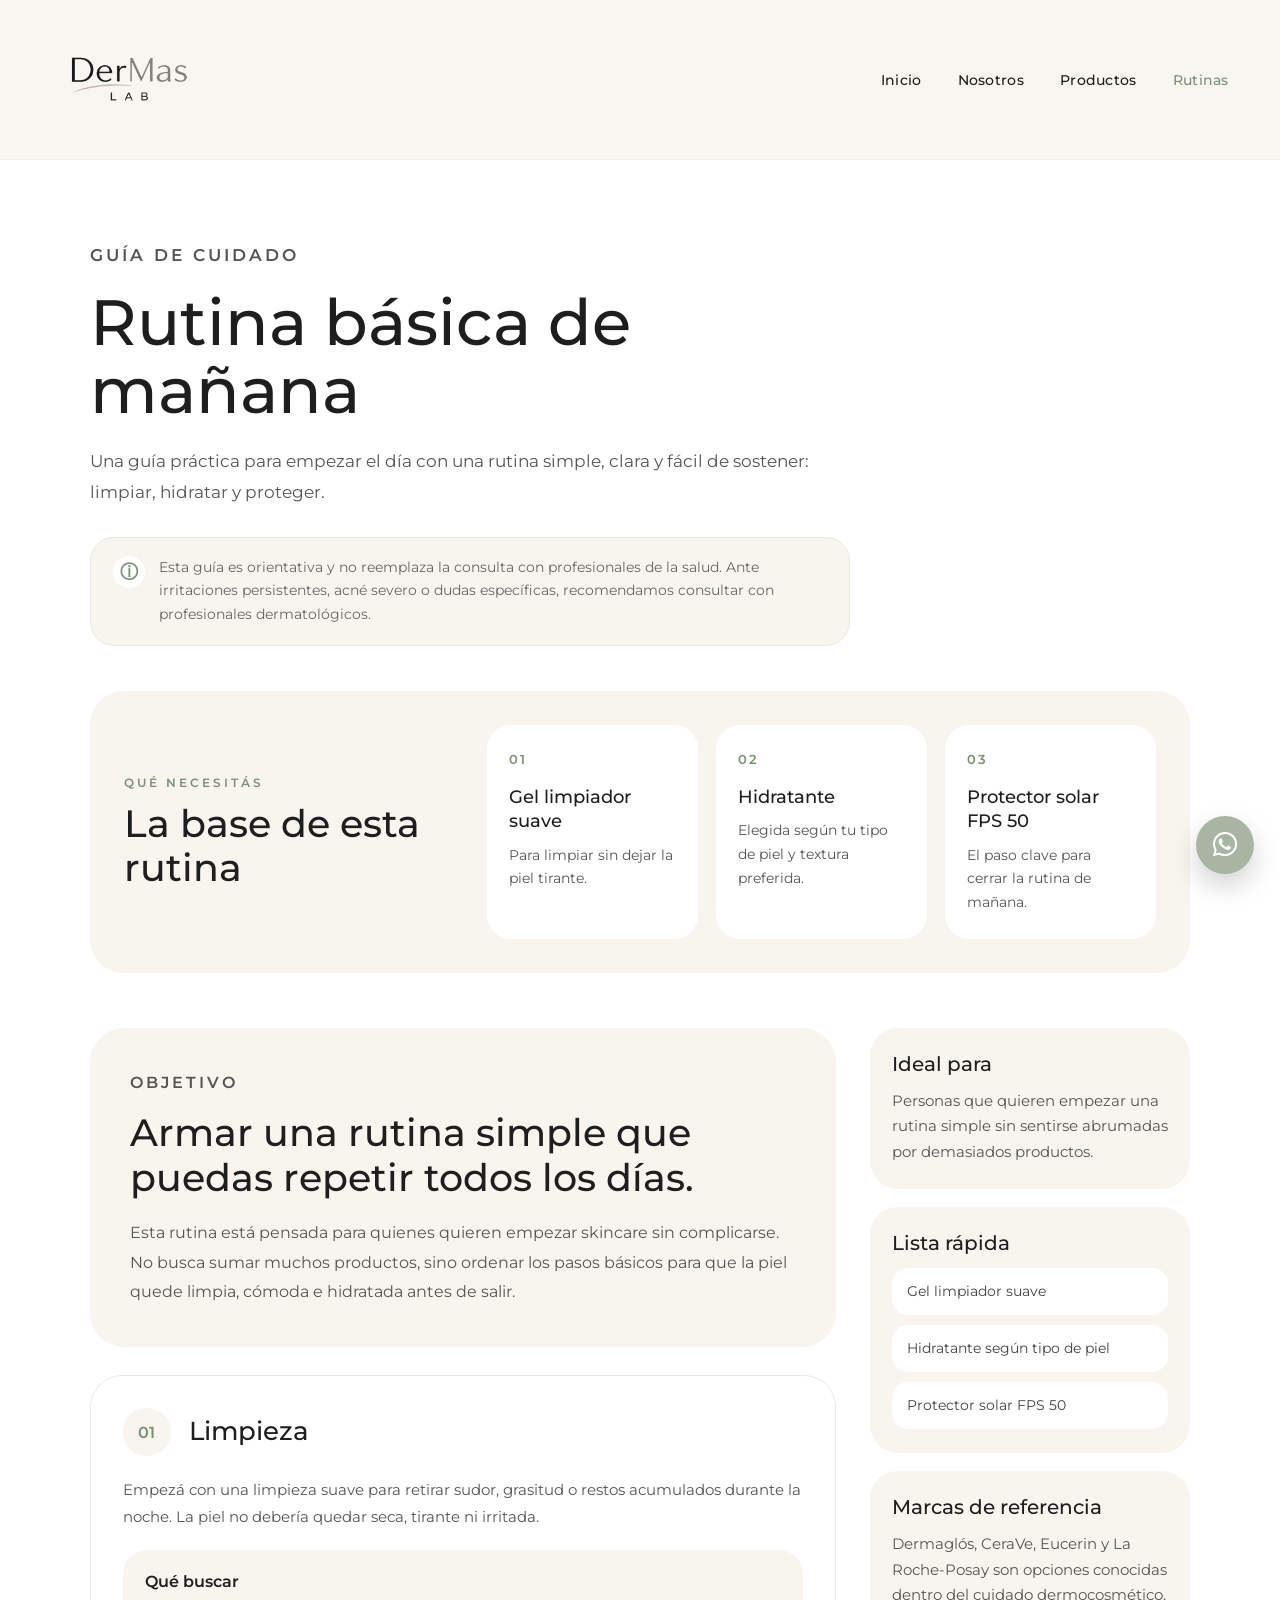
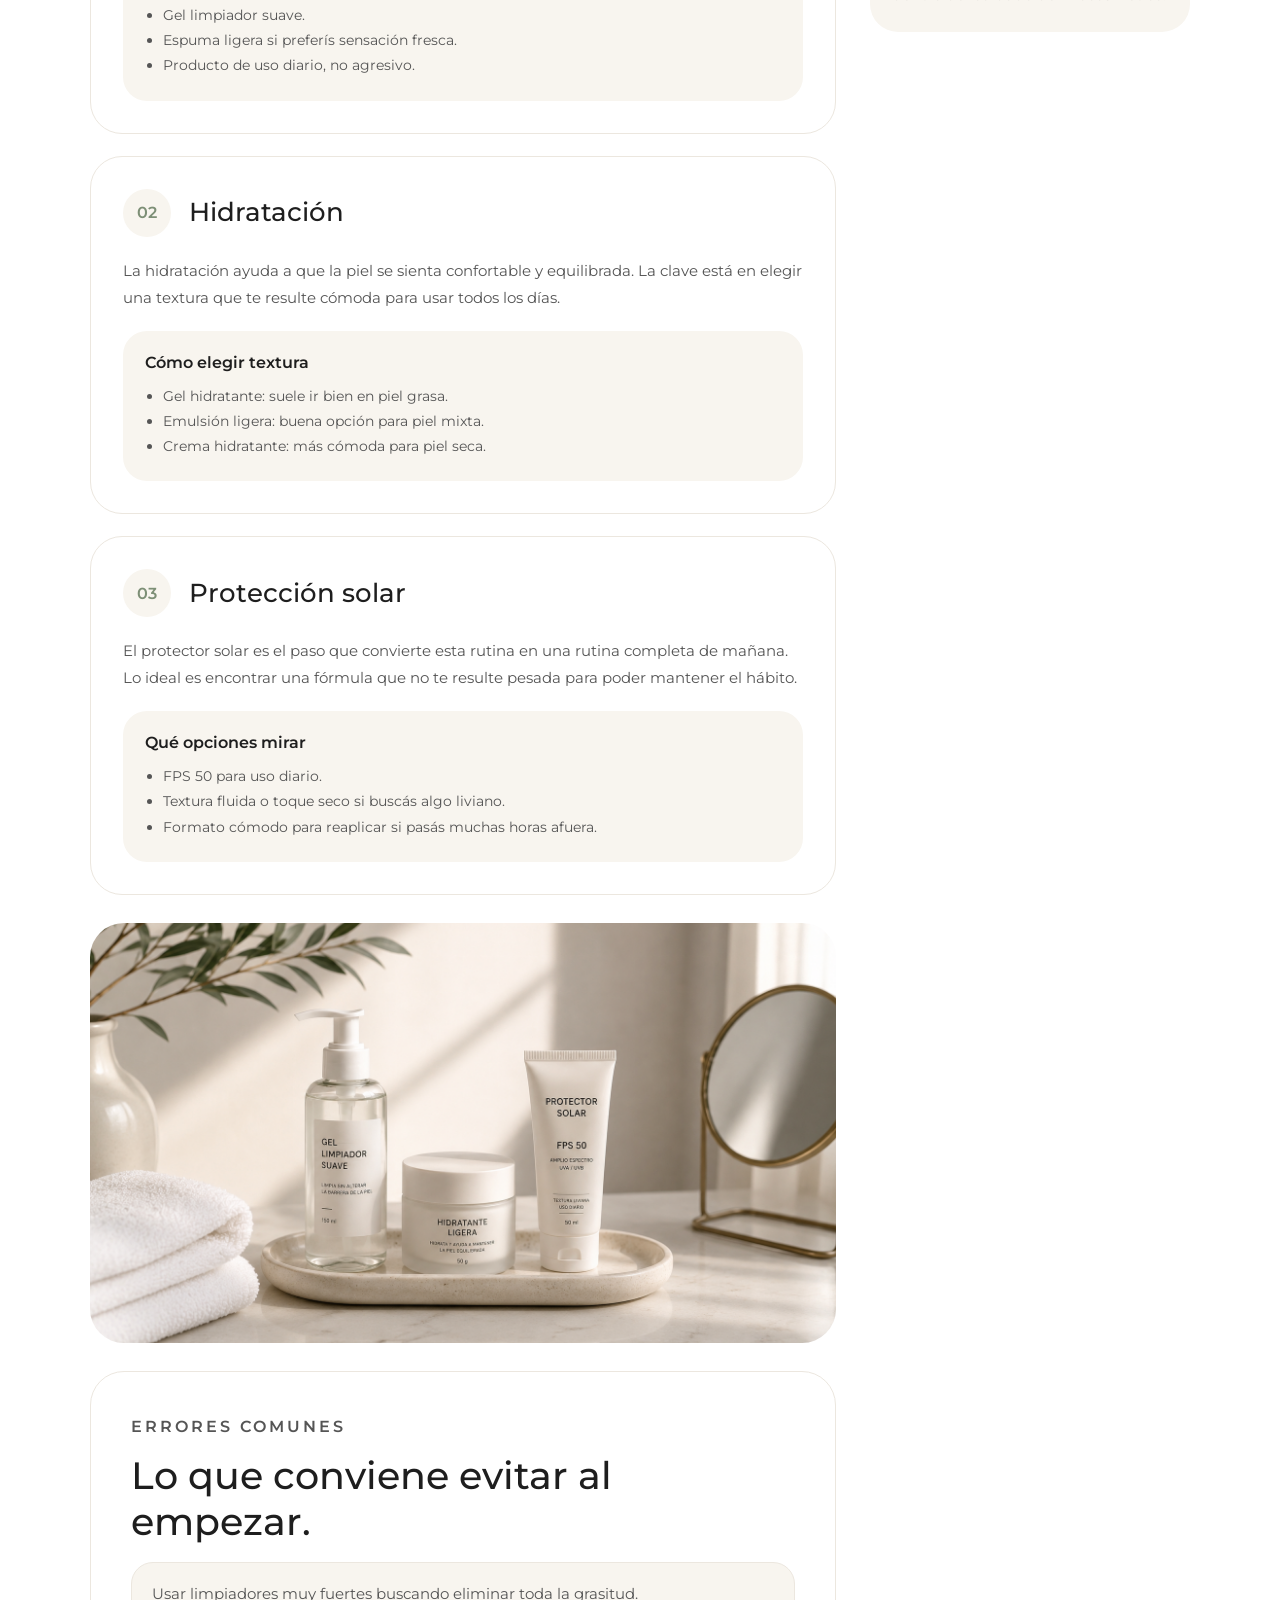
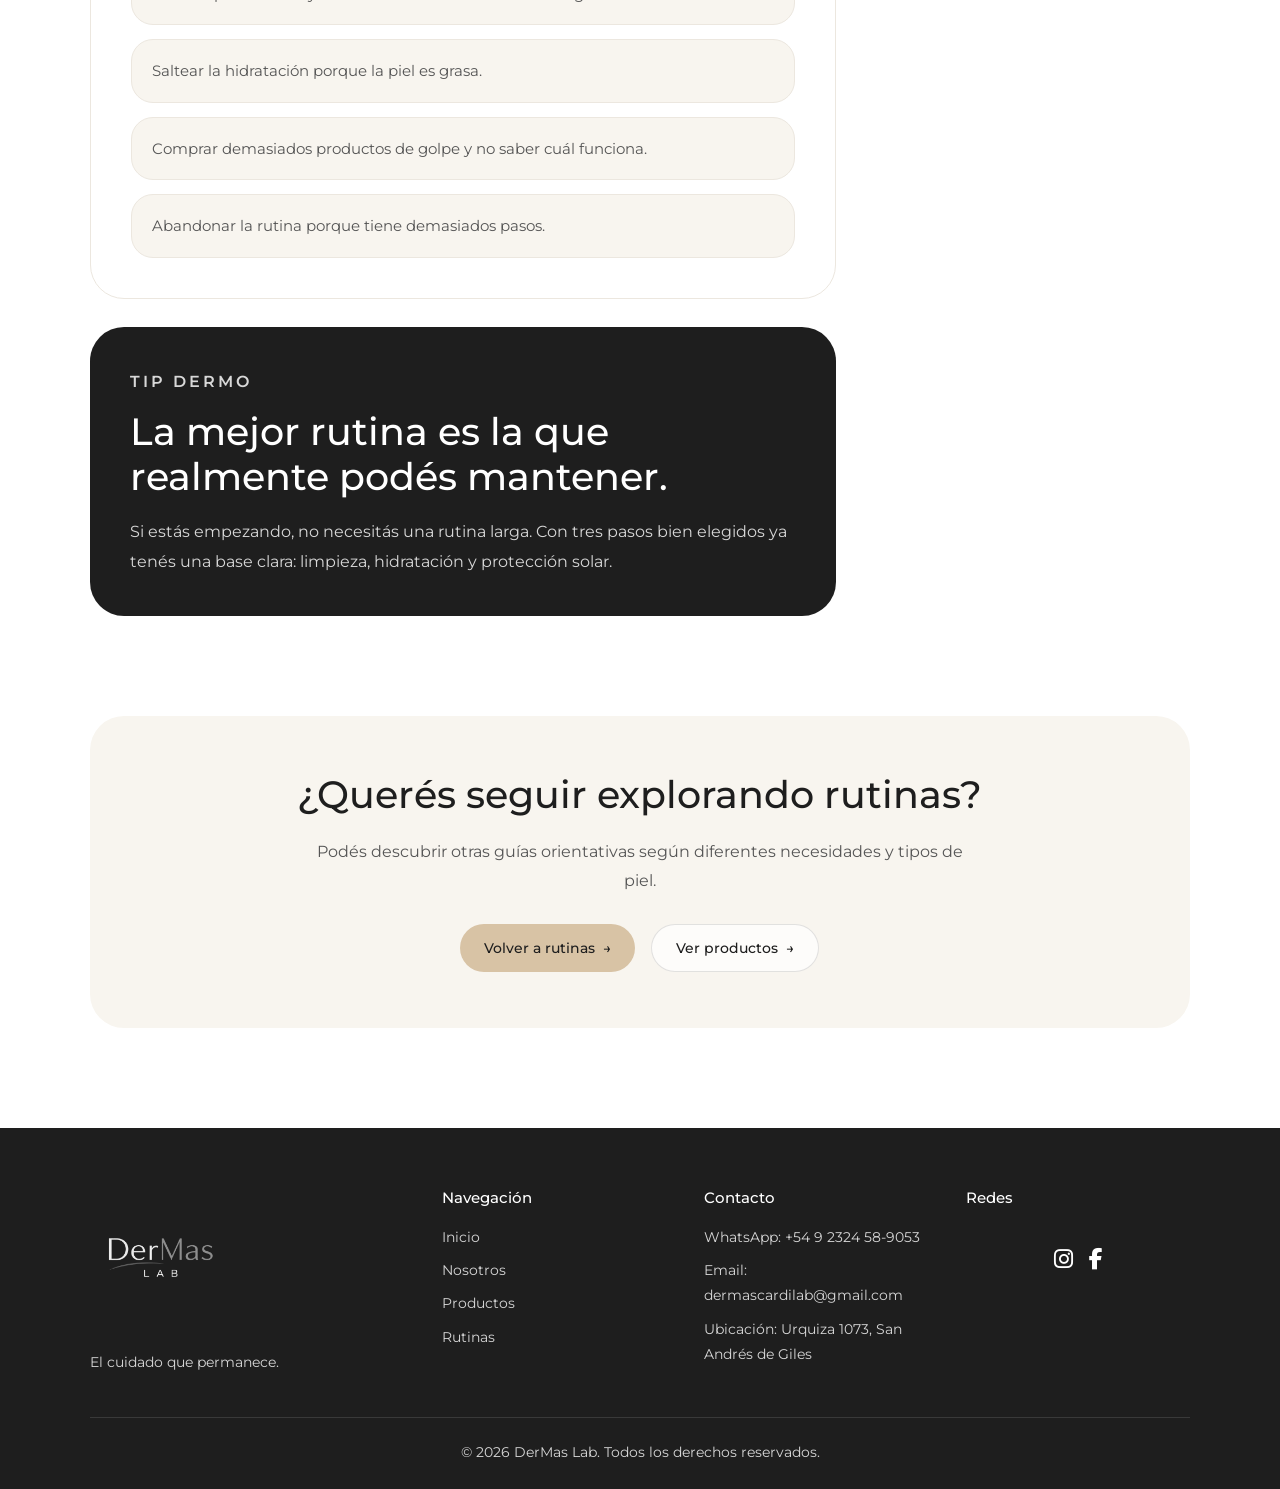
<file: pages/rutinas/rutina-manana.html>
<!DOCTYPE html>
<html lang="es">
<head>
  <meta charset="UTF-8" />
  <meta name="viewport" content="width=device-width, initial-scale=1.0" />
  <title>Rutina básica de mañana | DerMas Lab</title>

  <link rel="preconnect" href="https://fonts.googleapis.com">
  <link rel="preconnect" href="https://fonts.gstatic.com" crossorigin>
  <link href="https://fonts.googleapis.com/css2?family=Montserrat:wght@300;400;500;600&display=swap" rel="stylesheet">

  <link rel="stylesheet" href="../../css/style.css" />
  <link rel="stylesheet" href="https://cdnjs.cloudflare.com/ajax/libs/font-awesome/6.5.1/css/all.min.css">
  <link rel="icon" type="image/png" href="../../img/favicon.png">
</head>

<body>

<header class="header">
  <nav class="navbar">
    <a href="../../index.html" class="logo">
      <img src="../../img/logo.png" alt="DerMas Lab">
    </a>

    <button 
      class="menu-toggle" 
      id="menu-toggle" 
      type="button" 
      aria-label="Abrir menú" 
      aria-expanded="false"
    >
      <span></span>
      <span></span>
      <span></span>
      </button>

    <ul class="nav-menu" id="nav-menu">
      <li><a href="../../index.html">Inicio</a></li>
      <li><a href="../nosotros.html">Nosotros</a></li>
      <li><a href="../productos.html">Productos</a></li>
      <li><a href="../rutinas.html" class="active">Rutinas</a></li>
    </ul>
  </nav>
</header>

<main>

  <section class="routine-guide-hero">
    <p class="hero-label">GUÍA DE CUIDADO</p>

    <h1>Rutina básica de mañana</h1>

    <p>
      Una guía práctica para empezar el día con una rutina simple, clara y fácil de sostener:
      limpiar, hidratar y proteger.
    </p>

    <div class="routine-guide-alert">
      <span class="alert-icon">ⓘ</span>
      <p>
        Esta guía es orientativa y no reemplaza la consulta con profesionales de la salud.
        Ante irritaciones persistentes, acné severo o dudas específicas, recomendamos consultar con profesionales dermatológicos.
      </p>
    </div>
  </section>

  <section class="routine-quick-summary">
    <div class="summary-card">
      <p class="section-label">QUÉ NECESITÁS</p>
      <h2>La base de esta rutina</h2>
    </div>

    <div class="summary-items">
      <div class="summary-item">
        <span>01</span>
        <h3>Gel limpiador suave</h3>
        <p>Para limpiar sin dejar la piel tirante.</p>
      </div>

      <div class="summary-item">
        <span>02</span>
        <h3>Hidratante</h3>
        <p>Elegida según tu tipo de piel y textura preferida.</p>
      </div>

      <div class="summary-item">
        <span>03</span>
        <h3>Protector solar FPS 50</h3>
        <p>El paso clave para cerrar la rutina de mañana.</p>
      </div>
    </div>
  </section>

  <section class="routine-guide-layout">

    <div class="routine-guide-main">

      <section class="guide-block">
        <p class="section-label">OBJETIVO</p>

        <h2>Armar una rutina simple que puedas repetir todos los días.</h2>

        <p>
          Esta rutina está pensada para quienes quieren empezar skincare sin complicarse.
          No busca sumar muchos productos, sino ordenar los pasos básicos para que la piel quede limpia,
          cómoda e hidratada antes de salir.
        </p>
      </section>

      <section class="guide-steps">

        <article class="guide-step">
          <div class="guide-step-header">
            <div class="guide-step-number">01</div>
            <h3>Limpieza</h3>
          </div>

          <p>
            Empezá con una limpieza suave para retirar sudor, grasitud o restos acumulados durante la noche.
            La piel no debería quedar seca, tirante ni irritada.
          </p>

          <div class="product-type-box">
            <h4>Qué buscar</h4>
            <ul>
              <li>Gel limpiador suave.</li>
              <li>Espuma ligera si preferís sensación fresca.</li>
              <li>Producto de uso diario, no agresivo.</li>
            </ul>
          </div>
        </article>

        <article class="guide-step">
          <div class="guide-step-header">
            <div class="guide-step-number">02</div>
            <h3>Hidratación</h3>
          </div>

          <p>
            La hidratación ayuda a que la piel se sienta confortable y equilibrada.
            La clave está en elegir una textura que te resulte cómoda para usar todos los días.
          </p>

          <div class="product-type-box">
            <h4>Cómo elegir textura</h4>
            <ul>
              <li>Gel hidratante: suele ir bien en piel grasa.</li>
              <li>Emulsión ligera: buena opción para piel mixta.</li>
              <li>Crema hidratante: más cómoda para piel seca.</li>
            </ul>
          </div>
        </article>

        <article class="guide-step">
          <div class="guide-step-header">
            <div class="guide-step-number">03</div>
            <h3>Protección solar</h3>
          </div>

          <p>
            El protector solar es el paso que convierte esta rutina en una rutina completa de mañana.
            Lo ideal es encontrar una fórmula que no te resulte pesada para poder mantener el hábito.
          </p>

          <div class="product-type-box">
            <h4>Qué opciones mirar</h4>
            <ul>
              <li>FPS 50 para uso diario.</li>
              <li>Textura fluida o toque seco si buscás algo liviano.</li>
              <li>Formato cómodo para reaplicar si pasás muchas horas afuera.</li>
            </ul>
          </div>
        </article>

      </section>

      <section class="routine-image-break">
        <img src="../../img/rutina-manana.png" alt="Rutina básica de mañana con limpiador, hidratante y protector solar">
      </section>

      <section class="guide-block white">
        <p class="section-label">ERRORES COMUNES</p>

        <h2>Lo que conviene evitar al empezar.</h2>

        <div class="guide-list">
          <div class="guide-list-item">
            Usar limpiadores muy fuertes buscando eliminar toda la grasitud.
          </div>

          <div class="guide-list-item">
            Saltear la hidratación porque la piel es grasa.
          </div>

          <div class="guide-list-item">
            Comprar demasiados productos de golpe y no saber cuál funciona.
          </div>

          <div class="guide-list-item">
            Abandonar la rutina porque tiene demasiados pasos.
          </div>
        </div>
      </section>

      <section class="guide-block dark">
        <p class="section-label">TIP DERMO</p>

        <h2>La mejor rutina es la que realmente podés mantener.</h2>

        <p>
          Si estás empezando, no necesitás una rutina larga. Con tres pasos bien elegidos ya tenés una base clara:
          limpieza, hidratación y protección solar.
        </p>
      </section>

    </div>

    <aside class="routine-guide-aside compact">

      <div class="guide-side-card">
        <h3>Ideal para</h3>
        <p>
          Personas que quieren empezar una rutina simple sin sentirse abrumadas por demasiados productos.
        </p>
      </div>

      <div class="guide-side-card">
        <h3>Lista rápida</h3>

        <div class="purchase-list">
          <div class="purchase-item">Gel limpiador suave</div>
          <div class="purchase-item">Hidratante según tipo de piel</div>
          <div class="purchase-item">Protector solar FPS 50</div>
        </div>
      </div>

      <div class="guide-side-card">
        <h3>Marcas de referencia</h3>
        <p>
          Dermaglós, CeraVe, Eucerin y La Roche-Posay son opciones conocidas dentro del cuidado dermocosmético.
        </p>
      </div>

    </aside>

  </section>

  <section class="routine-guide-cta">
    <h2>¿Querés seguir explorando rutinas?</h2>

    <p>
      Podés descubrir otras guías orientativas según diferentes necesidades y tipos de piel.
    </p>

    <div class="hero-buttons">
      <a href="../rutinas.html" class="btn btn-primary">
        Volver a rutinas <span>→</span>
      </a>

      <a href="../productos.html" class="btn btn-secondary">
        Ver productos <span>→</span>
      </a>
    </div>
  </section>

</main>

<a 
  href="https://wa.me/5492324589053?text=Hola%20DerMas%20Lab%2C%20quiero%20hacer%20una%20consulta%21"
  class="whatsapp-float"
  target="_blank"
  aria-label="Contactar por WhatsApp"
>
  <i class="fa-brands fa-whatsapp"></i>
  </a>

<footer class="footer">
  <div class="footer-content">

    <div class="footer-brand">
      <img src="../../img/logo.png" alt="DerMas Lab">
      <p>El cuidado que permanece.</p>
    </div>

    <div class="footer-column">
      <h4>Navegación</h4>
      <a href="../../index.html">Inicio</a>
      <a href="../nosotros.html">Nosotros</a>
      <a href="../productos.html">Productos</a>
      <a href="../rutinas.html">Rutinas</a>
    </div>

    <div class="footer-column">
      <h4>Contacto</h4>
      <p>WhatsApp: +54 9 2324 58-9053</p>
      <p>Email: dermascardilab@gmail.com</p>
      <p>Ubicación: Urquiza 1073, San Andrés de Giles</p>
    </div>

    <div class="footer-column">
      <h4>Redes</h4>

      <div class="social-icons">
        <a href="https://www.instagram.com/dermas_lab/" target="_blank" aria-label="Instagram">
          <i class="fa-brands fa-instagram"></i>
        </a>

        <a href="https://www.facebook.com/profile.php?id=61589455346006" target="_blank" aria-label="Facebook">
          <i class="fa-brands fa-facebook-f"></i>
        </a>
      </div>
    </div>

  </div>

  <div class="footer-bottom">
    <p>© 2026 DerMas Lab. Todos los derechos reservados.</p>
  </div>
</footer>

<script src="../../js/script.js"></script>

</body>
</html>
</file>
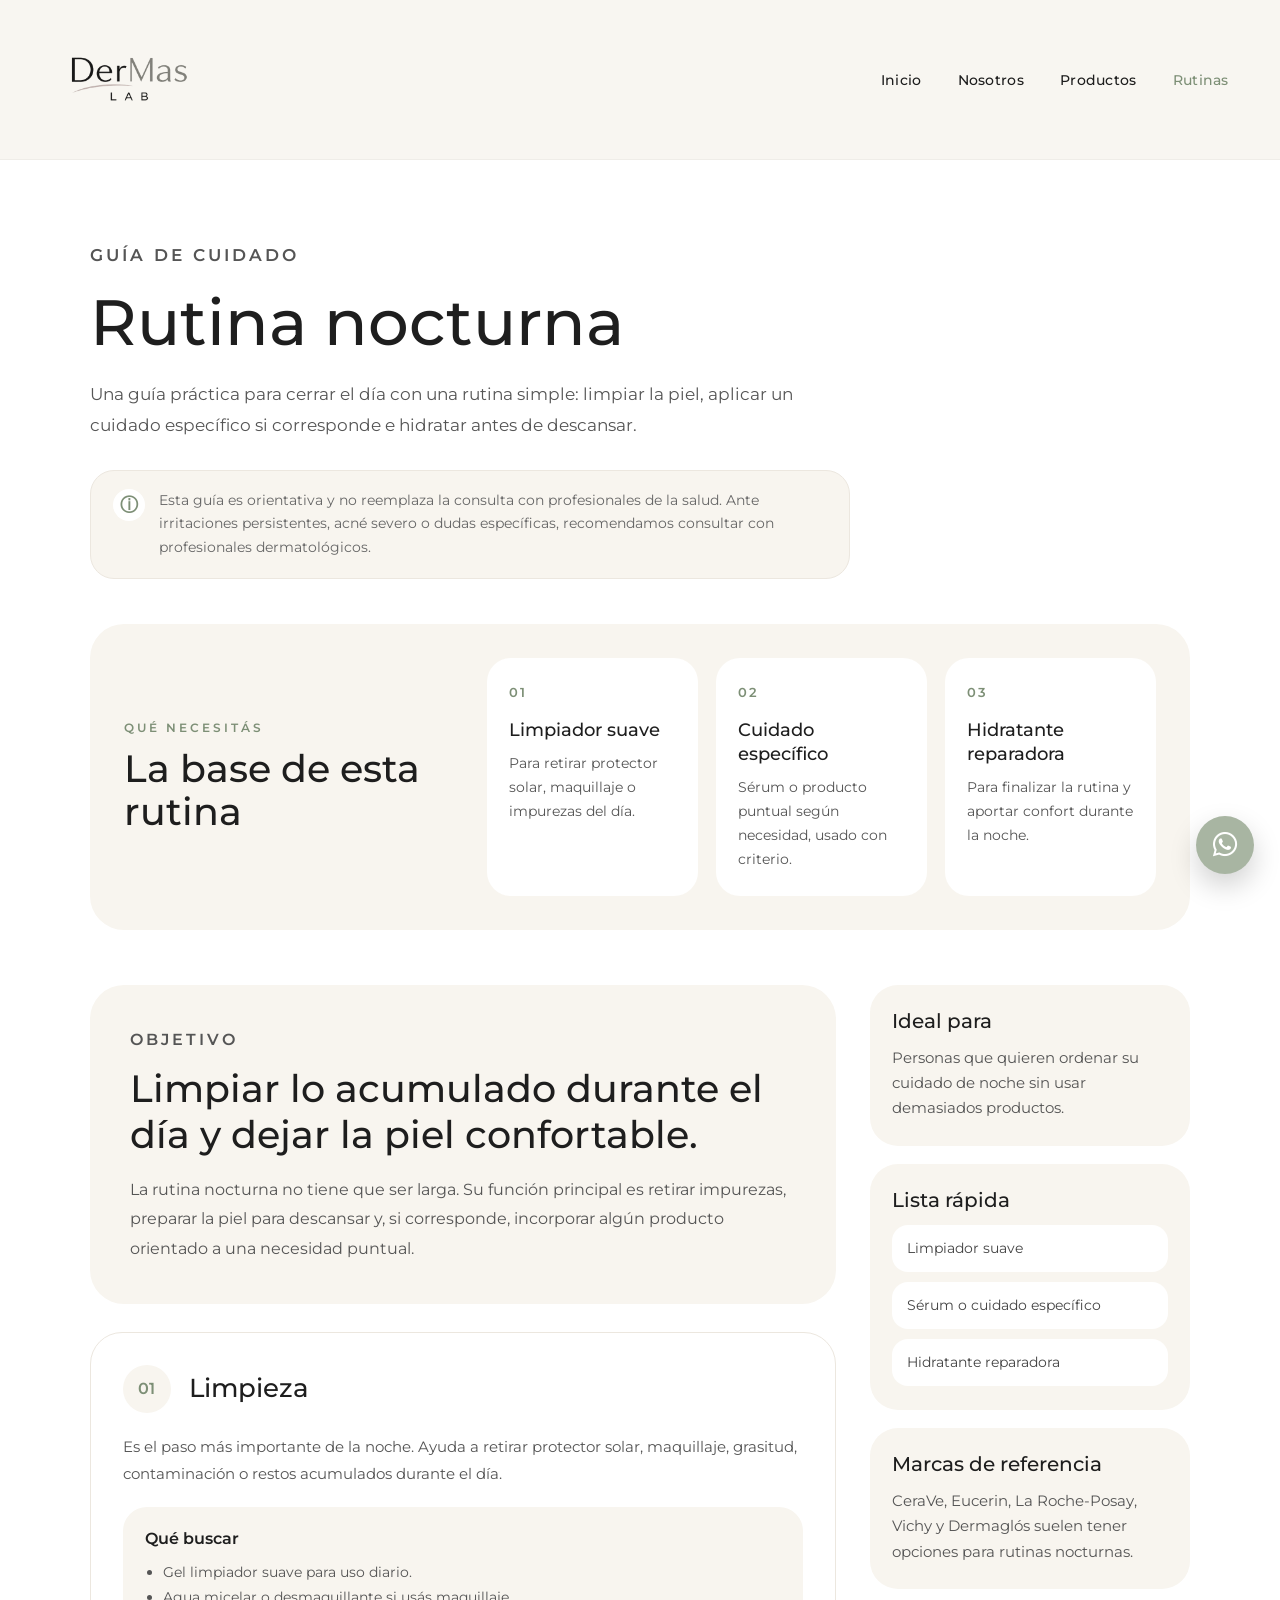
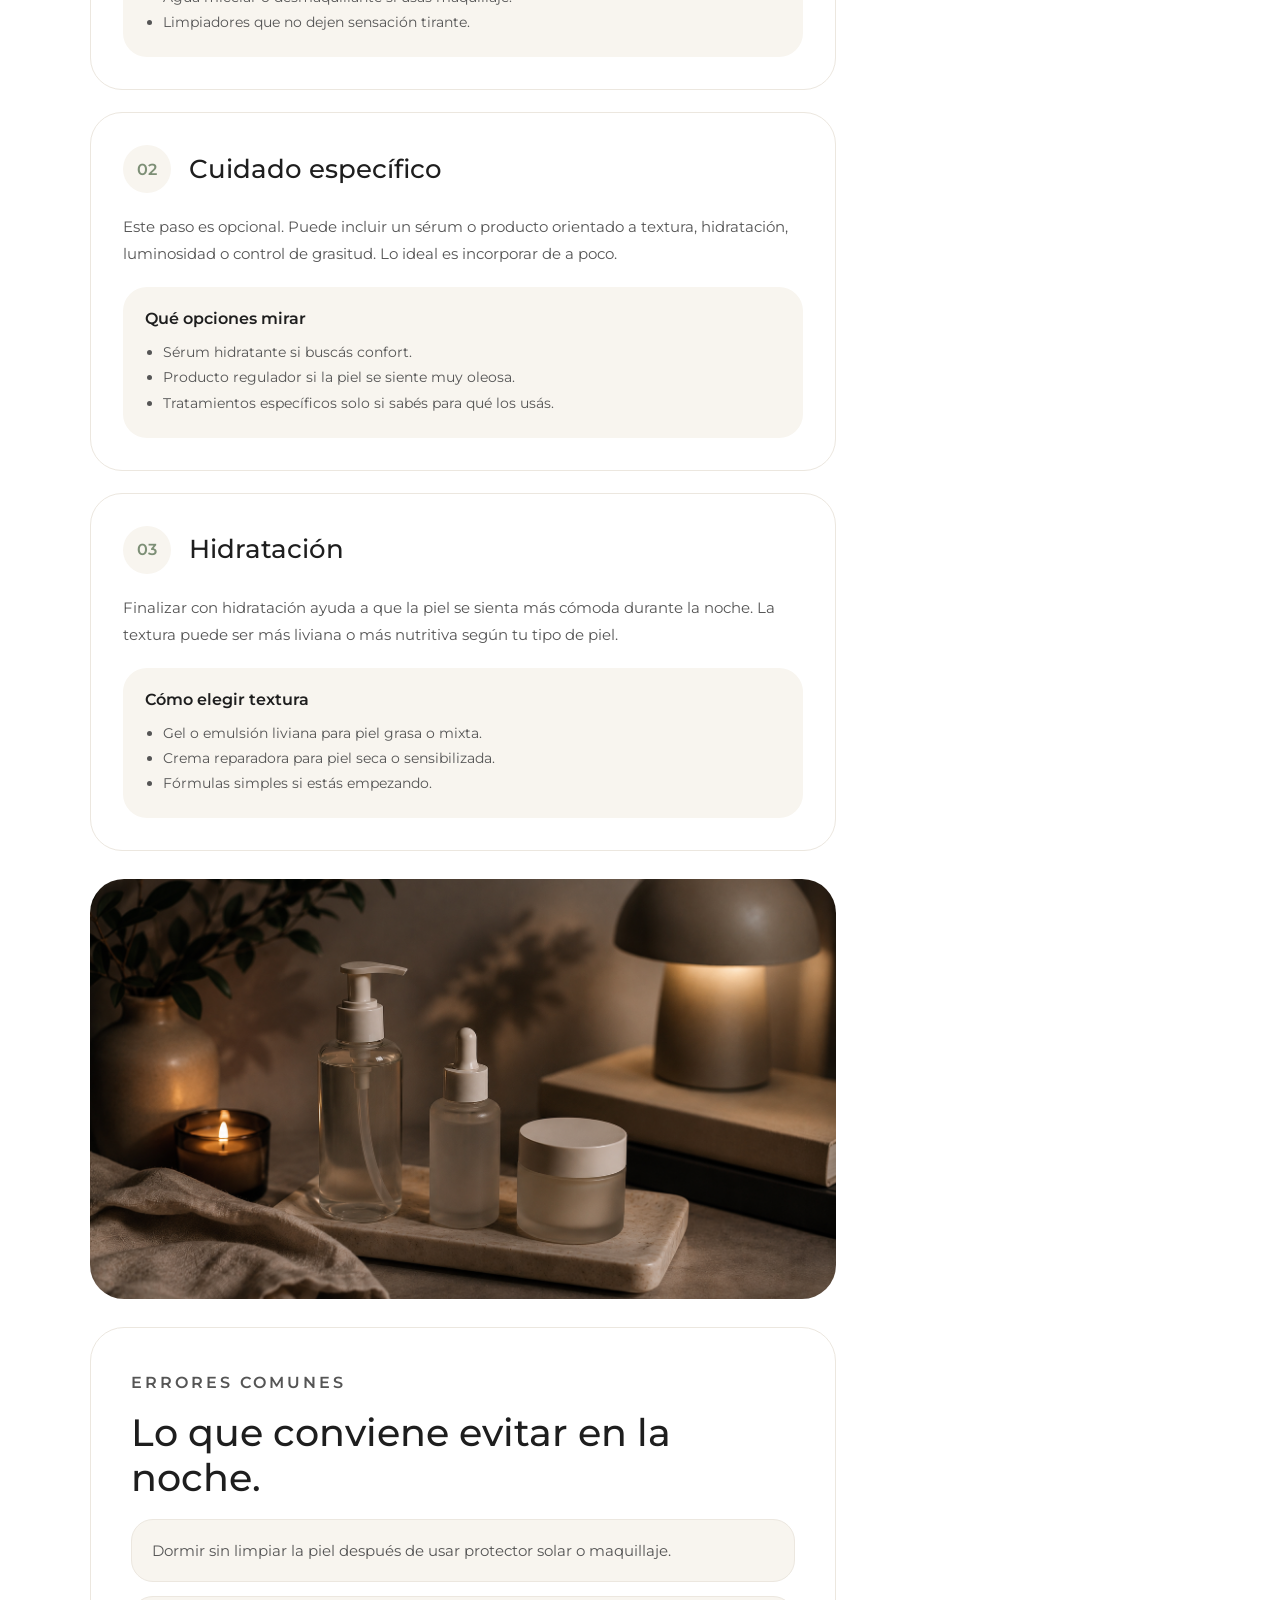
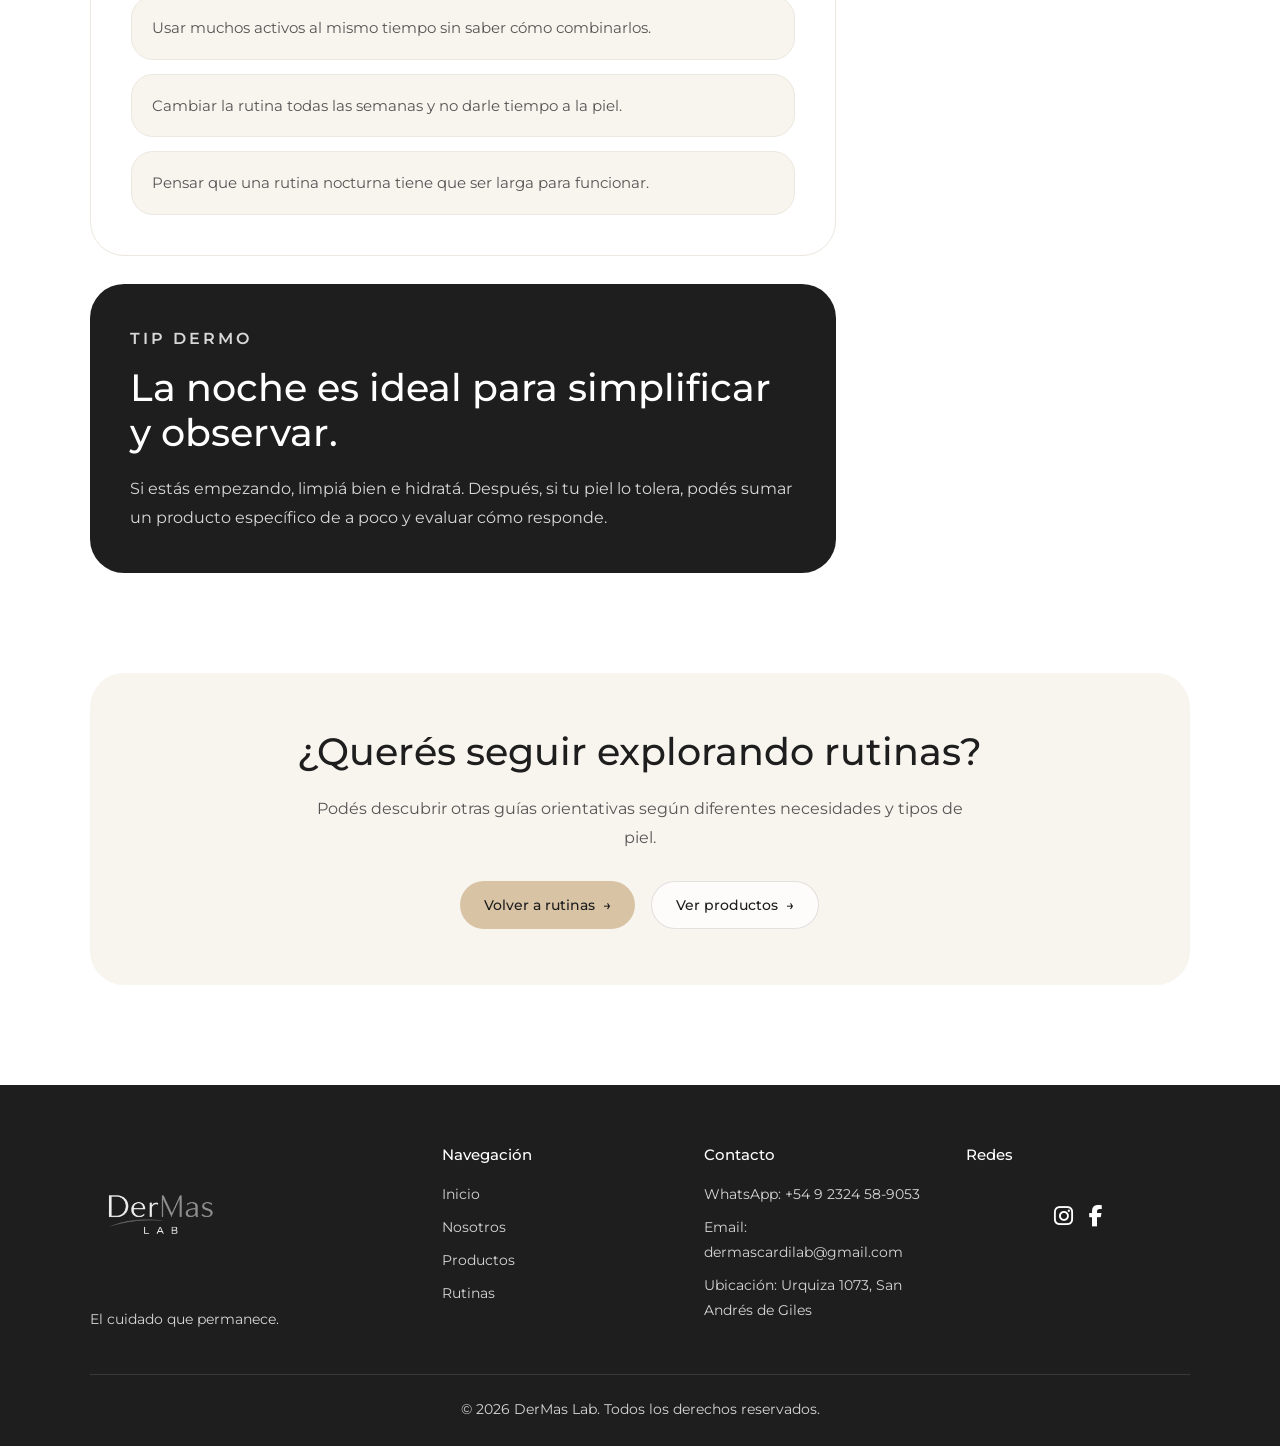
<file: pages/rutinas/rutina-noche.html>
<!DOCTYPE html>
<html lang="es">
<head>
  <meta charset="UTF-8" />
  <meta name="viewport" content="width=device-width, initial-scale=1.0" />
  <title>Rutina nocturna | DerMas Lab</title>

  <link rel="preconnect" href="https://fonts.googleapis.com">
  <link rel="preconnect" href="https://fonts.gstatic.com" crossorigin>
  <link href="https://fonts.googleapis.com/css2?family=Montserrat:wght@300;400;500;600&display=swap" rel="stylesheet">

  <link rel="stylesheet" href="../../css/style.css" />
  <link rel="stylesheet" href="https://cdnjs.cloudflare.com/ajax/libs/font-awesome/6.5.1/css/all.min.css">
  <link rel="icon" type="image/png" href="../../img/favicon.png">
</head>

<body>

<header class="header">
  <nav class="navbar">
    <a href="../../index.html" class="logo">
      <img src="../../img/logo.png" alt="DerMas Lab">
    </a>

    <button 
      class="menu-toggle" 
      id="menu-toggle" 
      type="button" 
      aria-label="Abrir menú" 
      aria-expanded="false"
    >
      <span></span>
      <span></span>
      <span></span>
      </button>

    <ul class="nav-menu" id="nav-menu">
      <li><a href="../../index.html">Inicio</a></li>
      <li><a href="../nosotros.html">Nosotros</a></li>
      <li><a href="../productos.html">Productos</a></li>
      <li><a href="../rutinas.html" class="active">Rutinas</a></li>
    </ul>
  </nav>
</header>

<main>

  <section class="routine-guide-hero">
    <p class="hero-label">GUÍA DE CUIDADO</p>

    <h1>Rutina nocturna</h1>

    <p>
      Una guía práctica para cerrar el día con una rutina simple: limpiar la piel,
      aplicar un cuidado específico si corresponde e hidratar antes de descansar.
    </p>

    <div class="routine-guide-alert">
      <span class="alert-icon">ⓘ</span>
      <p>
        Esta guía es orientativa y no reemplaza la consulta con profesionales de la salud.
        Ante irritaciones persistentes, acné severo o dudas específicas, recomendamos consultar con profesionales dermatológicos.
      </p>
    </div>
  </section>

  <section class="routine-quick-summary">
    <div class="summary-card">
      <p class="section-label">QUÉ NECESITÁS</p>
      <h2>La base de esta rutina</h2>
    </div>

    <div class="summary-items">
      <div class="summary-item">
        <span>01</span>
        <h3>Limpiador suave</h3>
        <p>Para retirar protector solar, maquillaje o impurezas del día.</p>
      </div>

      <div class="summary-item">
        <span>02</span>
        <h3>Cuidado específico</h3>
        <p>Sérum o producto puntual según necesidad, usado con criterio.</p>
      </div>

      <div class="summary-item">
        <span>03</span>
        <h3>Hidratante reparadora</h3>
        <p>Para finalizar la rutina y aportar confort durante la noche.</p>
      </div>
    </div>
  </section>

  <section class="routine-guide-layout">

    <div class="routine-guide-main">

      <section class="guide-block">
        <p class="section-label">OBJETIVO</p>

        <h2>Limpiar lo acumulado durante el día y dejar la piel confortable.</h2>

        <p>
          La rutina nocturna no tiene que ser larga. Su función principal es retirar impurezas,
          preparar la piel para descansar y, si corresponde, incorporar algún producto orientado a una necesidad puntual.
        </p>
      </section>

      <section class="guide-steps">

        <article class="guide-step">
          <div class="guide-step-header">
            <div class="guide-step-number">01</div>
            <h3>Limpieza</h3>
          </div>

          <p>
            Es el paso más importante de la noche. Ayuda a retirar protector solar, maquillaje,
            grasitud, contaminación o restos acumulados durante el día.
          </p>

          <div class="product-type-box">
            <h4>Qué buscar</h4>
            <ul>
              <li>Gel limpiador suave para uso diario.</li>
              <li>Agua micelar o desmaquillante si usás maquillaje.</li>
              <li>Limpiadores que no dejen sensación tirante.</li>
            </ul>
          </div>
        </article>

        <article class="guide-step">
          <div class="guide-step-header">
            <div class="guide-step-number">02</div>
            <h3>Cuidado específico</h3>
          </div>

          <p>
            Este paso es opcional. Puede incluir un sérum o producto orientado a textura,
            hidratación, luminosidad o control de grasitud. Lo ideal es incorporar de a poco.
          </p>

          <div class="product-type-box">
            <h4>Qué opciones mirar</h4>
            <ul>
              <li>Sérum hidratante si buscás confort.</li>
              <li>Producto regulador si la piel se siente muy oleosa.</li>
              <li>Tratamientos específicos solo si sabés para qué los usás.</li>
            </ul>
          </div>
        </article>

        <article class="guide-step">
          <div class="guide-step-header">
            <div class="guide-step-number">03</div>
            <h3>Hidratación</h3>
          </div>

          <p>
            Finalizar con hidratación ayuda a que la piel se sienta más cómoda durante la noche.
            La textura puede ser más liviana o más nutritiva según tu tipo de piel.
          </p>

          <div class="product-type-box">
            <h4>Cómo elegir textura</h4>
            <ul>
              <li>Gel o emulsión liviana para piel grasa o mixta.</li>
              <li>Crema reparadora para piel seca o sensibilizada.</li>
              <li>Fórmulas simples si estás empezando.</li>
            </ul>
          </div>
        </article>

      </section>

      <section class="routine-image-break">
        <img src="../../img/rutina-noche.png" alt="Rutina nocturna de skincare con productos sobre una superficie cálida">
      </section>

      <section class="guide-block white">
        <p class="section-label">ERRORES COMUNES</p>

        <h2>Lo que conviene evitar en la noche.</h2>

        <div class="guide-list">
          <div class="guide-list-item">
            Dormir sin limpiar la piel después de usar protector solar o maquillaje.
          </div>

          <div class="guide-list-item">
            Usar muchos activos al mismo tiempo sin saber cómo combinarlos.
          </div>

          <div class="guide-list-item">
            Cambiar la rutina todas las semanas y no darle tiempo a la piel.
          </div>

          <div class="guide-list-item">
            Pensar que una rutina nocturna tiene que ser larga para funcionar.
          </div>
        </div>
      </section>

      <section class="guide-block dark">
        <p class="section-label">TIP DERMO</p>

        <h2>La noche es ideal para simplificar y observar.</h2>

        <p>
          Si estás empezando, limpiá bien e hidratá. Después, si tu piel lo tolera,
          podés sumar un producto específico de a poco y evaluar cómo responde.
        </p>
      </section>

    </div>

    <aside class="routine-guide-aside compact">

      <div class="guide-side-card">
        <h3>Ideal para</h3>
        <p>
          Personas que quieren ordenar su cuidado de noche sin usar demasiados productos.
        </p>
      </div>

      <div class="guide-side-card">
        <h3>Lista rápida</h3>

        <div class="purchase-list">
          <div class="purchase-item">Limpiador suave</div>
          <div class="purchase-item">Sérum o cuidado específico</div>
          <div class="purchase-item">Hidratante reparadora</div>
        </div>
      </div>

      <div class="guide-side-card">
        <h3>Marcas de referencia</h3>
        <p>
          CeraVe, Eucerin, La Roche-Posay, Vichy y Dermaglós suelen tener opciones para rutinas nocturnas.
        </p>
      </div>

    </aside>

  </section>

  <section class="routine-guide-cta">
    <h2>¿Querés seguir explorando rutinas?</h2>

    <p>
      Podés descubrir otras guías orientativas según diferentes necesidades y tipos de piel.
    </p>

    <div class="hero-buttons">
      <a href="../rutinas.html" class="btn btn-primary">
        Volver a rutinas <span>→</span>
      </a>

      <a href="../productos.html" class="btn btn-secondary">
        Ver productos <span>→</span>
      </a>
    </div>
  </section>

</main>

<a 
  href="https://wa.me/5492324589053?text=Hola%20DerMas%20Lab%2C%20quiero%20hacer%20una%20consulta%21"
  class="whatsapp-float"
  target="_blank"
  aria-label="Contactar por WhatsApp"
>
  <i class="fa-brands fa-whatsapp"></i>
  </a>

<footer class="footer">
  <div class="footer-content">

    <div class="footer-brand">
      <img src="../../img/logo.png" alt="DerMas Lab">
      <p>El cuidado que permanece.</p>
    </div>

    <div class="footer-column">
      <h4>Navegación</h4>
      <a href="../../index.html">Inicio</a>
      <a href="../nosotros.html">Nosotros</a>
      <a href="../productos.html">Productos</a>
      <a href="../rutinas.html">Rutinas</a>
    </div>

    <div class="footer-column">
      <h4>Contacto</h4>
      <p>WhatsApp: +54 9 2324 58-9053</p>
      <p>Email: dermascardilab@gmail.com</p>
      <p>Ubicación: Urquiza 1073, San Andrés de Giles</p>
    </div>

    <div class="footer-column">
      <h4>Redes</h4>

      <div class="social-icons">
        <a href="https://www.instagram.com/dermas_lab/" target="_blank" aria-label="Instagram">
          <i class="fa-brands fa-instagram"></i>
        </a>

        <a href="https://www.facebook.com/profile.php?id=61589455346006" target="_blank" aria-label="Facebook">
          <i class="fa-brands fa-facebook-f"></i>
        </a>
      </div>
    </div>

  </div>

  <div class="footer-bottom">
    <p>© 2026 DerMas Lab. Todos los derechos reservados.</p>
  </div>
</footer>

<script src="../../js/script.js"></script>

</body>
</html>
</file>
<file: css/style.css>
* {
  margin: 0;
  padding: 0;
  box-sizing: border-box;
}

:root {
  --white: #ffffff;
  --dark: #1e1e1e;
  --beige: #d8c3a5;
  --light-gray: #f2f2f2;
  --olive: #a8b5a2;
  --soft-bg: #f8f5ef;
}

body {
  font-family: "Montserrat", sans-serif;
  color: var(--dark);
  background-color: var(--white);
}


a {
  text-decoration: none;
  color: inherit;
}

/* HEADER */

.header {
  position: relative;
  top: 0;
  width: 100%;
  z-index: 100;
  background: rgba(248, 245, 239, 0.88);
  border-bottom: 1px solid rgba(0, 0, 0, 0.04);
}


.navbar {
  width: 92%;
  margin: 0 auto;
  padding: 2px 0;
  min-height: 88px;
  display: flex;
  align-items: center;
  justify-content: space-between;
}

.logo img {
  width: 155px;
  height: auto;
  display: block;
}

.nav-menu {
  list-style: none;
  display: flex;
  gap: 36px;
  align-items: center;
}

.nav-menu a {
  font-size: 14px;
  font-weight: 500;
  color: var(--dark);
  letter-spacing: 0.3px;
  transition: 0.3s ease;
}

.nav-menu a:hover,
.nav-menu a.active {
  color: #7d8f76;
}


/* HERO */

.hero {
  min-height: 88vh;
  background-image: linear-gradient(
      90deg,
      rgba(248, 245, 239, 0.92) 0%,
      rgba(248, 245, 239, 0.72) 42%,
      rgba(248, 245, 239, 0.08) 100%
    ),
    url("../img/hero.png");
  background-size: cover;
  background-position: center right;
  display: flex;
  align-items: center;
  padding: 70px 8% 70px;
}

.hero-content {
  max-width: 560px;
}

.hero-label {
  font-size: 12px;
  letter-spacing: 3px;
  font-weight: 600;
  color: #7d8f76;
  margin-bottom: 18px;
}

.hero h1 {
  font-size: clamp(38px, 5vw, 68px);
  line-height: 1.04;
  font-weight: 500;
  color: var(--dark);
  margin-bottom: 22px;
}

.hero h1 span {
  color: #7d8f76;
}

.hero-line {
  width: 72px;
  height: 2px;
  background-color: var(--beige);
  margin-bottom: 24px;
}

.hero-description {
  font-size: 16px;
  line-height: 1.8;
  color: #444;
  max-width: 500px;
  margin-bottom: 34px;
}

.hero-buttons {
  display: flex;
  gap: 16px;
  flex-wrap: wrap;
}

.btn {
  display: inline-flex;
  align-items: center;
  gap: 8px;
  padding: 14px 24px;
  border-radius: 999px;
  font-size: 14px;
  font-weight: 500;
  transition: 0.3s ease;
}

.btn-primary {
  background-color: var(--beige);
  color: var(--dark);
}

.btn-primary:hover {
  transform: translateY(-2px);
  box-shadow: 0 12px 28px rgba(0, 0, 0, 0.12);
}

.btn-secondary {
  background-color: rgba(255, 255, 255, 0.7);
  border: 1px solid rgba(30, 30, 30, 0.12);
  color: var(--dark);
}

.btn-secondary:hover {
  background-color: var(--white);
}

/* TRUST BAR */

.trust-bar {
  width: 86%;
  margin: -38px auto 80px;
  background-color: var(--white);
  border-radius: 24px;
  box-shadow: 0 18px 45px rgba(0, 0, 0, 0.08);
  display: grid;
  grid-template-columns: repeat(3, 1fr);
  overflow: hidden;
  position: relative;
  z-index: 10;
}

.trust-item {
  padding: 28px 24px;
  display: flex;
  justify-content: center;
  align-items: center;
  gap: 14px;
  border-right: 1px solid #eee;
}

.trust-item:last-child {
  border-right: none;
}

.trust-icon {
  color: #7d8f76;
  font-size: 24px;
}

.trust-item p {
  font-size: 14px;
  line-height: 1.4;
  font-weight: 500;
}

/* SECTIONS */

.featured-products,
.routine-preview {
  width: 86%;
  margin: 0 auto 90px;
}

.section-heading {
  text-align: center;
  margin-bottom: 44px;
}

.section-heading p,
.section-label {
  font-size: 12px;
  letter-spacing: 3px;
  color: #7d8f76;
  font-weight: 600;
  margin-bottom: 12px;
}

.section-heading h2,
.routine-preview h2 {
  font-size: clamp(28px, 3vw, 42px);
  font-weight: 500;
}

.section-heading span {
  display: block;
  width: 60px;
  height: 2px;
  background-color: var(--beige);
  margin: 18px auto 0;
}

.product-grid {
  display: grid;
  grid-template-columns: repeat(3, 1fr);
  gap: 26px;
}

.product-card {
  background-color: var(--soft-bg);
  border-radius: 26px;
  padding: 26px;
  min-height: 280px;
  transition: 0.3s ease;
}

.product-card:hover {
  transform: translateY(-6px);
  box-shadow: 0 18px 40px rgba(0, 0, 0, 0.08);
}

.product-image {
  height: 135px;
  background: linear-gradient(135deg, #ffffff, #e8ddd0);
  border-radius: 20px;
  margin-bottom: 22px;
}

.product-card h3 {
  font-size: 20px;
  font-weight: 500;
  margin-bottom: 10px;
}

.product-card p,
.routine-preview p {
  font-size: 15px;
  line-height: 1.7;
  color: #555;
}

.routine-preview {
  background-color: var(--soft-bg);
  border-radius: 32px;
  padding: 60px;
}

.routine-preview div {
  max-width: 620px;
}

.routine-preview h2 {
  margin-bottom: 18px;
}

.text-link {
  display: inline-block;
  margin-top: 24px;
  color: #7d8f76;
  font-weight: 600;
}

/* WHATSAPP */

.whatsapp-float {
  position: fixed;
  right: 26px;
  bottom: 26px;
  width: 58px;
  height: 58px;
  background-color: var(--olive);
  color: var(--white);
  border-radius: 50%;
  display: flex;
  align-items: center;
  justify-content: center;
  font-size: 28px;
  z-index: 200;
  box-shadow: 0 12px 28px rgba(0, 0, 0, 0.18);
  transition: 0.3s ease;
}

.whatsapp-float:hover {
  transform: scale(1.06);
  background-color: #8f9f88;
}

/* FOOTER */

.footer {
  background-color: #1e1e1e;
  color: var(--white);
  padding: 60px 7% 24px;
}

.footer-content {
  display: grid;
  grid-template-columns: 1.4fr 1fr 1fr 1fr;
  gap: 38px;
  margin-bottom: 42px;
}

.footer-brand img {
  width: 140px;
  filter: brightness(0) invert(1);
  margin-bottom: 18px;
}

.footer-brand p,
.footer-column p,
.footer-column a,
.footer-bottom p {
  font-size: 14px;
  color: #d6d6d6;
  line-height: 1.8;
}

.footer-column {
  display: flex;
  flex-direction: column;
  gap: 8px;
}

.footer-column h4 {
  font-size: 15px;
  margin-bottom: 10px;
  font-weight: 500;
}

.footer-column a:hover {
  color: var(--beige);
}

.footer-bottom {
  border-top: 1px solid rgba(255, 255, 255, 0.12);
  padding-top: 22px;
  text-align: center;
}

.social-icons {
    display: flex;
    justify-content: center;
    align-items: center;
    gap: 16px;
    margin-top: 15px;
}

.social-icons a {
    color: white;
    font-size: 22px;
    transition: 0.3s ease;
}

.social-icons a:hover {
    color: #D8C3A5;
    transform: translateY(-3px);
}



/* NOSOTROS */

.about-hero {
  min-height: 78vh;
  background-image: linear-gradient(
      90deg,
      rgba(248, 245, 239, 0.94) 0%,
      rgba(248, 245, 239, 0.78) 48%,
      rgba(248, 245, 239, 0.18) 100%
    ),
    url("../img/nosotros-hero.png");
  background-size: cover;
  background-position: center right;
  display: flex;
  align-items: center;
  padding: 90px 8%;
}

.about-hero-content {
  max-width: 620px;
}

.about-hero h1 {
  font-size: clamp(38px, 5vw, 66px);
  line-height: 1.05;
  font-weight: 500;
  margin-bottom: 22px;
}

.about-hero p {
  font-size: 16px;
  line-height: 1.8;
  color: #444;
  max-width: 540px;
}

/* INTRO */

.about-intro {
  width: 86%;
  margin: 90px auto;
  display: grid;
  grid-template-columns: 1.3fr 0.8fr;
  gap: 48px;
  align-items: center;
}

.about-intro h2 {
  font-size: clamp(30px, 3vw, 44px);
  font-weight: 500;
  line-height: 1.18;
  margin-bottom: 24px;
}

.about-intro-text p {
  font-size: 15px;
  line-height: 1.8;
  color: #555;
  margin-bottom: 16px;
}

.about-intro-card {
  background-color: var(--soft-bg);
  border-radius: 32px;
  padding: 44px 36px;
  box-shadow: 0 18px 45px rgba(0, 0, 0, 0.06);
}

.about-intro-card h3 {
  font-size: 28px;
  font-weight: 500;
  margin-bottom: 16px;
}

.about-intro-card p {
  font-size: 15px;
  line-height: 1.8;
  color: #555;
}

/* VALUES */

.about-values {
  width: 86%;
  margin: 0 auto 90px;
}

.values-grid {
  display: grid;
  grid-template-columns: repeat(3, 1fr);
  gap: 26px;
}

.value-card {
  background-color: var(--soft-bg);
  border-radius: 28px;
  padding: 34px 30px;
  min-height: 260px;
  transition: 0.3s ease;
}

.value-card:hover {
  transform: translateY(-6px);
  box-shadow: 0 18px 42px rgba(0, 0, 0, 0.08);
}

.value-card span {
  display: inline-block;
  font-size: 13px;
  color: #7d8f76;
  letter-spacing: 2px;
  font-weight: 600;
  margin-bottom: 26px;
}

.value-card h3 {
  font-size: 22px;
  font-weight: 500;
  margin-bottom: 14px;
}

.value-card p {
  font-size: 15px;
  line-height: 1.75;
  color: #555;
}

/* QUOTE */

.about-quote {
  width: 86%;
  margin: 0 auto 90px;
  background-color: #1e1e1e;
  color: var(--white);
  border-radius: 34px;
  padding: 70px 8%;
  text-align: center;
}

.about-quote p {
  font-size: clamp(28px, 4vw, 48px);
  line-height: 1.25;
  font-weight: 400;
  max-width: 900px;
  margin: 0 auto;
}

/* CTA */

.about-cta {
  width: 86%;
  margin: 0 auto 100px;
  background-color: var(--soft-bg);
  border-radius: 34px;
  padding: 58px 7%;
  text-align: center;
}

.about-cta h2 {
  font-size: clamp(28px, 3vw, 42px);
  font-weight: 500;
  line-height: 1.2;
  max-width: 720px;
  margin: 0 auto 28px;
}

.about-cta .hero-buttons {
  justify-content: center;
}

/* RESPONSIVE NOSOTROS */

@media (max-width: 900px) {
  .about-hero {
    min-height: 76vh;
    background-position: center;
    padding: 120px 6% 70px;
  }

  .about-intro {
    grid-template-columns: 1fr;
    gap: 28px;
    margin: 70px auto;
  }

  .values-grid {
    grid-template-columns: 1fr;
  }

  .about-quote {
    padding: 52px 8%;
  }
}

@media (max-width: 520px) {
  .about-hero {
    min-height: 82vh;
    background-image: linear-gradient(
        90deg,
        rgba(248, 245, 239, 0.96) 0%,
        rgba(248, 245, 239, 0.86) 62%,
        rgba(248, 245, 239, 0.45) 100%
      ),
      url("../img/nosotros-hero.png");
  }

  .about-intro,
  .about-values,
  .about-quote,
  .about-cta {
    width: 90%;
  }

  .about-intro-card,
  .value-card {
    padding: 30px 24px;
  }

  .about-cta {
    padding: 42px 26px;
  }
}

/* RUTINAS */

.routines-hero {
  min-height: 82vh;
  background-image: linear-gradient(
      90deg,
      rgba(248, 245, 239, 0.95) 0%,
      rgba(248, 245, 239, 0.78) 48%,
      rgba(248, 245, 239, 0.12) 100%
    ),
    url("../img/rutinas-hero.png");
  background-size: cover;
  background-position: center;
  display: flex;
  align-items: center;
  padding: 90px 8%;
}

.routines-hero-content {
  max-width: 620px;
}

.routines-hero h1 {
  font-size: clamp(40px, 5vw, 68px);
  line-height: 1.04;
  font-weight: 500;
  margin-bottom: 24px;
  color: var(--dark);
}

.routines-hero p {
  font-size: 16px;
  line-height: 1.8;
  color: #444;
}

.routine-note {
  margin-top: 32px;
  display: flex;
  align-items: flex-start;
  gap: 14px;
  max-width: 520px;
}

.routine-note span {
  color: #7d8f76;
  font-size: 18px;
  margin-top: 2px;
}

.routine-note p {
  font-size: 14px;
  line-height: 1.7;
  color: #555;
}

/* INTRO */

.routine-intro {
  width: 86%;
  margin: 90px auto;
  text-align: center;
}

.routine-intro h2 {
  font-size: clamp(30px, 3vw, 46px);
  font-weight: 500;
  line-height: 1.2;
  max-width: 760px;
  margin: 0 auto 22px;
}

.routine-intro p:last-child {
  max-width: 760px;
  margin: 0 auto;
  font-size: 16px;
  line-height: 1.9;
  color: #555;
}

/* CATEGORIES */

.routine-categories {
  width: 86%;
  margin: 0 auto 100px;
}

.routine-grid {
  display: grid;
  grid-template-columns: repeat(3, 1fr);
  gap: 28px;
}

.routine-card {
  background-color: var(--soft-bg);
  border-radius: 30px;
  padding: 34px 30px;
  min-height: 270px;
  transition: 0.3s ease;
}

.routine-card:hover {
  transform: translateY(-6px);
  box-shadow: 0 18px 42px rgba(0, 0, 0, 0.08);
}

.routine-card span {
  display: inline-block;
  font-size: 13px;
  color: #7d8f76;
  letter-spacing: 2px;
  font-weight: 600;
  margin-bottom: 24px;
}

.routine-card h3 {
  font-size: 24px;
  font-weight: 500;
  line-height: 1.25;
  margin-bottom: 16px;
}

.routine-card p {
  font-size: 15px;
  line-height: 1.8;
  color: #555;
  margin-bottom: 22px;
}

/* INFO */

.routine-info {
  width: 86%;
  margin: 0 auto 100px;
  background-color: #1e1e1e;
  color: var(--white);
  border-radius: 36px;
  padding: 70px 7%;
  display: grid;
  grid-template-columns: 1fr 1fr;
  gap: 48px;
}

.routine-info h2 {
  font-size: clamp(32px, 3vw, 48px);
  line-height: 1.18;
  font-weight: 500;
}

.routine-info p {
  font-size: 15px;
  line-height: 1.9;
  color: #d8d8d8;
  margin-bottom: 18px;
}

/* CTA */

.routine-cta {
  width: 86%;
  margin: 0 auto 100px;
  background-color: var(--soft-bg);
  border-radius: 34px;
  padding: 60px 7%;
  text-align: center;
}

.routine-cta h2 {
  font-size: clamp(30px, 3vw, 44px);
  line-height: 1.2;
  font-weight: 500;
  max-width: 760px;
  margin: 0 auto 30px;
}

.routine-cta .hero-buttons {
  justify-content: center;
}

/* RESPONSIVE RUTINAS */

@media (max-width: 1000px) {
  .routine-grid {
    grid-template-columns: repeat(2, 1fr);
  }

  .routine-info {
    grid-template-columns: 1fr;
  }
}

@media (max-width: 700px) {
  .routine-grid {
    grid-template-columns: 1fr;
  }

  .routines-hero {
    min-height: 86vh;
    padding: 120px 6% 70px;
    background-position: center;
  }

  .routine-intro,
  .routine-categories,
  .routine-info,
  .routine-cta {
    width: 90%;
  }

  .routine-info {
    padding: 50px 28px;
  }
}

@media (max-width: 520px) {
  .routines-hero {
    background-image: linear-gradient(
        90deg,
        rgba(248, 245, 239, 0.97) 0%,
        rgba(248, 245, 239, 0.88) 62%,
        rgba(248, 245, 239, 0.46) 100%
      ),
      url("../img/rutinas-hero.png");
  }

  .routine-card,
  .routine-cta {
    padding: 30px 24px;
  }

  .routine-card h3 {
    font-size: 22px;
  }
}

/* RUTINA INDIVIDUAL - ESTRUCTURA FINAL */

.routine-guide-hero {
  width: 86%;
  max-width: 1180px;
  margin: 80px auto 45px;
}

.routine-guide-hero h1 {
  max-width: 820px;
  font-size: clamp(42px, 5vw, 72px);
  line-height: 1.05;
  font-weight: 500;
  margin-bottom: 22px;
  color: var(--dark);
}

.routine-guide-hero > p {
  max-width: 740px;
  font-size: 17px;
  line-height: 1.85;
  color: #555;
}

.routine-guide-alert {
  max-width: 760px;
  margin-top: 28px;
  background-color: var(--soft-bg);
  border: 1px solid #ece7df;
  border-radius: 24px;
  padding: 18px 22px;
  display: flex;
  align-items: flex-start;
  gap: 14px;
}

.alert-icon {
  width: 32px;
  height: 32px;
  border-radius: 50%;
  background-color: #ffffff;
  color: #7d8f76;
  display: flex;
  align-items: center;
  justify-content: center;
  flex-shrink: 0;
  font-size: 18px;
  font-weight: 600;
}

.routine-guide-alert p {
  font-size: 14px;
  line-height: 1.7;
  color: #666;
}

/* RESUMEN RAPIDO */

.routine-quick-summary {
  width: 86%;
  max-width: 1180px;
  margin: 0 auto 55px;
  background-color: var(--soft-bg);
  border-radius: 34px;
  padding: 34px;
  display: grid;
  grid-template-columns: 0.8fr 1.6fr;
  gap: 28px;
  align-items: center;
}

.summary-card h2 {
  font-size: clamp(26px, 3vw, 38px);
  line-height: 1.15;
  font-weight: 500;
}

.summary-items {
  display: grid;
  grid-template-columns: repeat(3, 1fr);
  gap: 18px;
}

.summary-item {
  background-color: #ffffff;
  border-radius: 24px;
  padding: 24px 22px;
  min-height: 170px;
}

.summary-item span {
  display: inline-block;
  font-size: 13px;
  color: #7d8f76;
  letter-spacing: 2px;
  font-weight: 600;
  margin-bottom: 18px;
}

.summary-item h3 {
  font-size: 18px;
  line-height: 1.35;
  font-weight: 500;
  margin-bottom: 10px;
}

.summary-item p {
  font-size: 14px;
  line-height: 1.7;
  color: #555;
}

/* LAYOUT PRINCIPAL */

.routine-guide-layout {
  width: 86%;
  max-width: 1180px;
  margin: 0 auto 100px;
  display: grid;
  grid-template-columns: minmax(0, 1fr) 320px;
  gap: 34px;
  align-items: start;
}

.routine-guide-main {
  display: flex;
  flex-direction: column;
  gap: 28px;
}

.routine-guide-aside {
  display: flex;
  flex-direction: column;
  gap: 18px;
  position: sticky;
  top: 160px;
}

.routine-guide-aside.compact .guide-side-card {
  padding: 24px 22px;
}

/* BLOQUES GENERALES */

.guide-block {
  background-color: var(--soft-bg);
  border-radius: 34px;
  padding: 40px;
}

.guide-block.white {
  background-color: #ffffff;
  border: 1px solid #ece7df;
}

.guide-block.dark {
  background-color: #1e1e1e;
  color: var(--white);
}

.guide-block h2 {
  font-size: clamp(28px, 3vw, 42px);
  line-height: 1.18;
  font-weight: 500;
  margin-bottom: 18px;
}

.guide-block p {
  font-size: 16px;
  line-height: 1.85;
  color: #555;
}

.guide-block.dark p {
  color: #d8d8d8;
}

/* PASOS */

.guide-steps {
  display: flex;
  flex-direction: column;
  gap: 22px;
}

.guide-step {
  background-color: #ffffff;
  border: 1px solid #ece7df;
  border-radius: 32px;
  padding: 32px;
  transition: 0.3s ease;
}

.guide-step:hover {
  transform: translateY(-3px);
  box-shadow: 0 14px 34px rgba(0, 0, 0, 0.06);
}

.guide-step-header {
  display: flex;
  align-items: center;
  gap: 18px;
  margin-bottom: 20px;
}

.guide-step-number {
  width: 48px;
  height: 48px;
  border-radius: 50%;
  background-color: var(--soft-bg);
  color: #7d8f76;
  display: flex;
  align-items: center;
  justify-content: center;
  font-weight: 600;
  flex-shrink: 0;
}

.guide-step h3 {
  font-size: 26px;
  line-height: 1.2;
  font-weight: 500;
}

.guide-step p {
  font-size: 15px;
  line-height: 1.8;
  color: #555;
  margin-bottom: 20px;
}

.product-type-box {
  background-color: var(--soft-bg);
  border-radius: 24px;
  padding: 22px;
}

.product-type-box h4 {
  font-size: 16px;
  font-weight: 600;
  margin-bottom: 12px;
}

.product-type-box ul {
  padding-left: 18px;
}

.product-type-box li {
  font-size: 14px;
  line-height: 1.8;
  color: #555;
}

/* IMAGEN DESCANSO */

.routine-image-break {
  width: 100%;
  border-radius: 34px;
  overflow: hidden;
  background-color: var(--soft-bg);
}

.routine-image-break img {
  width: 100%;
  height: 420px;
  object-fit: cover;
  display: block;
}

/* LISTAS */

.guide-list {
  display: grid;
  gap: 14px;
  margin-top: 18px;
}

.guide-list-item {
  background-color: #ffffff;
  border: 1px solid #ece7df;
  border-radius: 22px;
  padding: 18px 20px;
  font-size: 15px;
  line-height: 1.7;
  color: #555;
}

.guide-block.white .guide-list-item {
  background-color: var(--soft-bg);
}

/* ASIDE */

.guide-side-card {
  background-color: var(--soft-bg);
  border-radius: 28px;
  padding: 28px 24px;
}

.guide-side-card.dark {
  background-color: #1e1e1e;
  color: var(--white);
}

.guide-side-card h3 {
  font-size: 20px;
  line-height: 1.25;
  font-weight: 500;
  margin-bottom: 12px;
}

.guide-side-card p,
.guide-side-card li {
  font-size: 14.5px;
  line-height: 1.75;
  color: #555;
}

.guide-side-card.dark p,
.guide-side-card.dark li {
  color: #d8d8d8;
}

.guide-side-card ul {
  padding-left: 18px;
}

.purchase-list {
  display: flex;
  flex-direction: column;
  gap: 10px;
}

.purchase-item {
  background-color: #ffffff;
  border-radius: 16px;
  padding: 13px 15px;
  font-size: 14px;
  line-height: 1.5;
  color: #444;
}

/* CTA */

.routine-guide-cta {
  width: 86%;
  max-width: 1180px;
  margin: 0 auto 100px;
  background-color: var(--soft-bg);
  border-radius: 34px;
  padding: 56px 7%;
  text-align: center;
}

.routine-guide-cta h2 {
  font-size: clamp(28px, 3vw, 42px);
  line-height: 1.2;
  font-weight: 500;
  margin-bottom: 20px;
}

.routine-guide-cta p {
  max-width: 680px;
  margin: 0 auto 28px;
  font-size: 16px;
  line-height: 1.8;
  color: #555;
}

.routine-guide-cta .hero-buttons {
  justify-content: center;
}

/* RESPONSIVE */

@media (max-width: 1050px) {
  .routine-quick-summary {
    grid-template-columns: 1fr;
  }

  .summary-items {
    grid-template-columns: 1fr;
  }

  .summary-item {
    min-height: auto;
  }

  .routine-guide-layout {
    grid-template-columns: 1fr;
  }

  .routine-guide-aside {
    position: relative;
    top: 0;
    display: grid;
    grid-template-columns: repeat(3, 1fr);
  }
}

@media (max-width: 760px) {
  .routine-guide-hero,
  .routine-quick-summary,
  .routine-guide-layout,
  .routine-guide-cta {
    width: 90%;
  }

  .routine-guide-hero {
    margin-top: 60px;
  }

  .routine-guide-alert {
    border-radius: 22px;
  }

  .routine-guide-aside {
    grid-template-columns: 1fr;
  }

  .guide-block,
  .guide-step,
  .guide-side-card,
  .routine-quick-summary {
    padding: 28px 24px;
  }

  .guide-step-header {
    align-items: flex-start;
  }

  .guide-step-number {
    width: 42px;
    height: 42px;
  }

  .guide-step h3 {
    font-size: 23px;
  }

  .routine-image-break img {
    height: 300px;
  }
}

@media (max-width: 520px) {
  .routine-guide-hero h1 {
    font-size: 40px;
  }

  .routine-guide-hero > p {
    font-size: 16px;
  }

  .routine-guide-alert {
    gap: 12px;
  }

  .alert-icon {
    width: 30px;
    height: 30px;
  }

  .summary-card h2,
  .guide-block h2,
  .routine-guide-cta h2 {
    font-size: 28px;
  }

  .routine-image-break img {
    height: 240px;
  }
}














/* =========================================
   MODIFICACIONES MOBILE PREMIUM
========================================= */

html {
  touch-action: manipulation;
}

/* BOTON HAMBURGUESA */

.menu-toggle {
  display: none;
  width: 48px;
  height: 48px;
  border: 1px solid rgba(30, 30, 30, 0.08);
  background: rgba(255, 255, 255, 0.82);
  border-radius: 50%;
  cursor: pointer;
  align-items: center;
  justify-content: center;
  flex-direction: column;
  gap: 5px;
  box-shadow: 0 10px 24px rgba(0, 0, 0, 0.08);
  transition: 0.3s ease;
  z-index: 300;
  touch-action: manipulation;
}

.menu-toggle:hover {
  transform: scale(1.03);
}

.menu-toggle span {
  width: 19px;
  height: 2px;
  background-color: #1e1e1e !important;
  border-radius: 999px;
  transition: 0.3s ease;
}

.menu-toggle.active span:nth-child(1) {
  transform: translateY(7px) rotate(45deg);
}

.menu-toggle.active span:nth-child(2) {
  opacity: 0;
}

.menu-toggle.active span:nth-child(3) {
  transform: translateY(-7px) rotate(-45deg);
}

/* =========================================
   TABLET + MOBILE
========================================= */

@media (max-width: 900px) {

  /* HEADER */

  .header {
    backdrop-filter: blur(14px);
    -webkit-backdrop-filter: blur(14px);
  }

  .navbar {
    width: 92%;
    min-height: 78px;
  }

  .logo img {
    width: 125px;
  }

  .menu-toggle {
    display: flex;
  }

  /* MENU */

  .nav-menu {
    position: fixed;
    top: 0;
    right: -100%;
    width: min(82%, 360px);
    height: 100vh;
    background: rgba(255, 255, 255, 0.96);

    backdrop-filter: blur(18px);
    -webkit-backdrop-filter: blur(18px);

    padding: 120px 34px 34px;

    flex-direction: column;
    align-items: flex-start;

    gap: 0;

    box-shadow: -18px 0 45px rgba(0, 0, 0, 0.12);

    transition: right 0.35s ease;

    z-index: 250;
  }

  .nav-menu.show {
    right: 0;
  }

  .nav-menu li {
    width: 100%;
    border-bottom: 1px solid rgba(30, 30, 30, 0.08);
  }

  .nav-menu a {
    display: block;
    width: 100%;
    padding: 20px 0;

    font-size: 17px;
    font-weight: 500;

    transition: 0.25s ease;
  }

  .nav-menu a:hover,
  .nav-menu a.active {
    color: #7d8f76;
  }

  /* HERO */

  .hero {
    min-height: 82vh;

    padding: 105px 6% 65px;

    background-image:
      linear-gradient(
        90deg,
        rgba(248, 245, 239, 0.96) 0%,
        rgba(248, 245, 239, 0.86) 58%,
        rgba(248, 245, 239, 0.42) 100%
      ),
      url("../img/hero.png");

    background-size: cover;

    background-position: 68% center;
  }

  .hero-content {
    max-width: 100%;
  }

  .hero-label {
    font-size: 11px;
    letter-spacing: 2.5px;
    margin-bottom: 14px;
  }

  .hero h1 {
    font-size: clamp(34px, 7vw, 52px);

    line-height: 1.08;

    margin-bottom: 18px;
  }

  .hero-line {
    width: 58px;
    margin-bottom: 20px;
  }

  .hero-description {
    font-size: 15px;
    line-height: 1.7;

    max-width: 100%;

    margin-bottom: 28px;
  }

  .hero-buttons {
    flex-direction: column;
    align-items: stretch;
    gap: 12px;
  }

  .btn {
    width: 100%;
    justify-content: center;
    padding: 15px 22px;
  }

  /* TRUST BAR */

  .trust-bar {
    width: 90%;

    margin-top: -24px;

    grid-template-columns: 1fr;

    border-radius: 24px;
  }

  .trust-item {
    border-right: none;
    border-bottom: 1px solid #eee;

    justify-content: flex-start;

    padding: 22px 24px;
  }

  .trust-item:last-child {
    border-bottom: none;
  }

  .trust-item p {
    font-size: 14px;
  }

  /* PRODUCTOS */

  .featured-products {
    width: 90%;
    margin-bottom: 75px;
  }

  .product-grid {
    grid-template-columns: 1fr;
    gap: 18px;
  }

  .product-card {
    min-height: auto;
    padding: 24px;
  }

  .product-image {
    height: 120px;
  }

  .product-card h3 {
    font-size: 20px;
  }

  /* RUTINAS */

  .routine-preview {
    width: 90%;

    padding: 36px 24px;

    border-radius: 28px;

    margin-bottom: 75px;
  }

  .routine-preview h2 {
    line-height: 1.15;
    margin-bottom: 16px;
  }

  /* FOOTER */

  .footer {
    padding: 50px 7% 24px;
  }

  .footer-content {
    grid-template-columns: 1fr;
    gap: 34px;
  }

  .footer-brand img {
    width: 130px;
  }

  .footer-column {
    gap: 6px;
  }

  .footer-column h4 {
    margin-bottom: 8px;
  }

  /* WHATSAPP */

  .whatsapp-float {
    width: 56px;
    height: 56px;

    right: 18px;
    bottom: 18px;

    font-size: 26px;
  }
}

/* =========================================
   MOBILE CHICO
========================================= */

@media (max-width: 520px) {

  .hero {
    min-height: 84vh;

    background-position: 72% center;
  }

  .hero h1 {
    font-size: 36px;
  }

  .section-heading h2,
  .routine-preview h2 {
    font-size: 30px;
    line-height: 1.15;
  }

  .product-card,
  .routine-preview {
    border-radius: 24px;
  }
}

@media (max-width: 520px) {
  .about-hero {
    min-height: 82vh !important;
    background-image:
      linear-gradient(
        90deg,
        rgba(248, 245, 239, 0.72) 0%,
        rgba(248, 245, 239, 0.52) 48%,
        rgba(248, 245, 239, 0.12) 100%
      ),
      url("../img/nosotros-hero.png") !important;
    background-size: cover !important;
    background-position: 75% center !important;
    background-repeat: no-repeat !important;
  }
}
</file>
